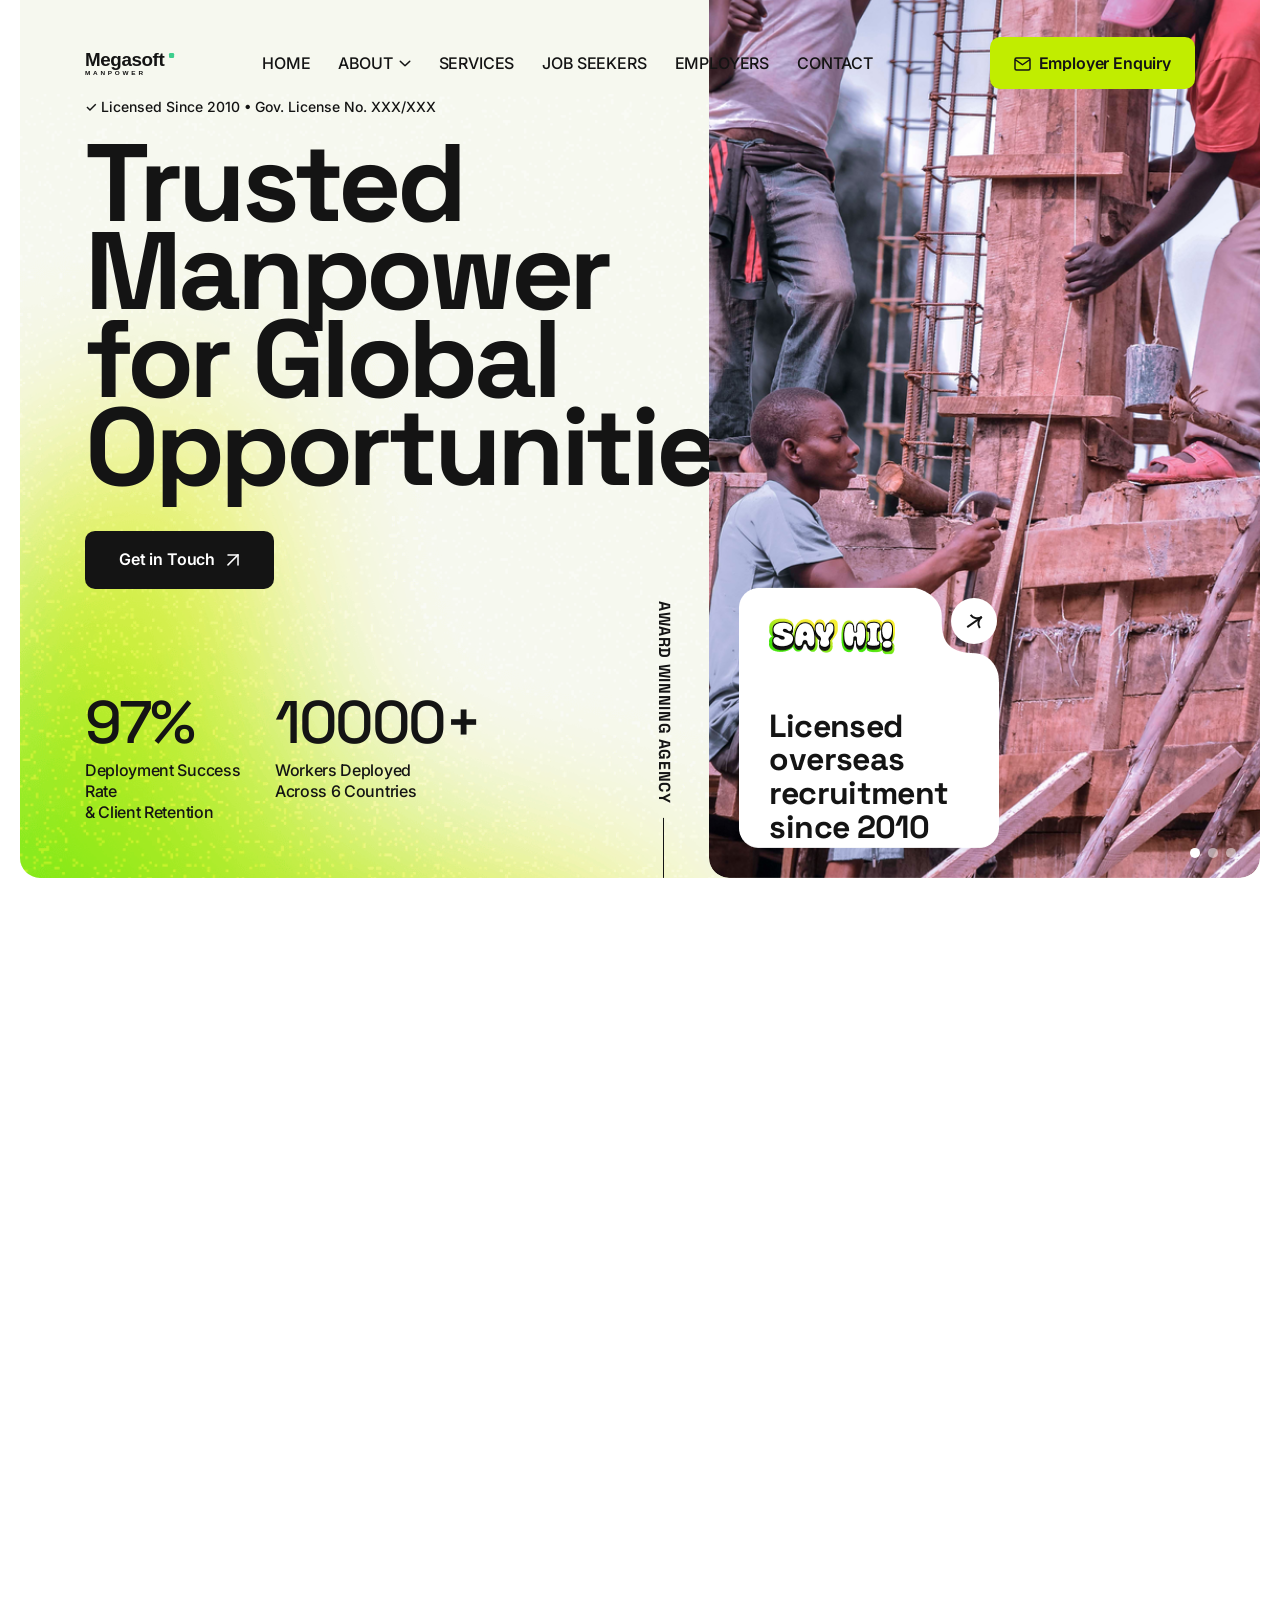
<file: index.html>
<!doctype html>
<html class="no-js" lang="zxx">

<head>

    <meta charset="utf-8">
    <meta http-equiv="x-ua-compatible" content="ie=edge">
    <title>Megasoft Overseas Pvt. Ltd. — Licensed Overseas Recruitment Agency, Nepal | Est. 2010</title>
    <meta name="description" content="Megasoft Overseas Pvt. Ltd. — Licensed Overseas Recruitment Agency since 2010. Connecting Nepali talent to UAE, Saudi Arabia, Qatar, Kuwait, Malaysia & Romania.">
    <meta name="viewport" content="width=device-width, initial-scale=1">

    <!-- Place favicon.ico in the root directory -->
    <link rel="icon" type="image/svg+xml" href="assets/img/favicon/favicon.svg">
    <link rel="shortcut icon" type="image/x-icon" href="assets/img/favicon/favicon.png">
    <link rel="apple-touch-icon" href="assets/img/favicon/favicon.png">


    <!-- CSS here -->
    <link rel="stylesheet" href="assets/css/bootstrap.css">
    <link rel="stylesheet" href="assets/css/slick.css">
    <link rel="stylesheet" href="assets/css/swiper-bundle.css">
    <link rel="stylesheet" href="assets/css/magnific-popup.css">
    <link rel="stylesheet" href="assets/css/font-awesome-pro.css">
    <link rel="stylesheet" href="assets/css/spacing.css">
    <link rel="stylesheet" href="assets/css/atropos.min.css">
    <link rel="stylesheet" href="assets/css/main.css">
    <!-- CSS here -->



</head>

<body class="tp-magic-cursor">

    <!-- Begin magic cursor -->
    <div id="magic-cursor">
        <div id="ball"></div>
    </div>
    <!-- End magic cursor -->



    <!-- preloader -->
    <div id="preloader">
        <div class="preloader">
            <span></span>
            <span></span>
        </div>
    </div>
    <!-- preloader end  -->
    <script>
    // vanilla preloader fallback — runs even if jQuery/main.js fails
    (function(){
        function hidePreloader(){
            var el=document.getElementById('preloader');
            if(!el || el.style.display==='none') return;
            el.style.transition='opacity 0.5s ease';
            el.style.opacity='0';
            setTimeout(function(){ el.style.display='none'; },500);
        }
        window.addEventListener('load', function(){ setTimeout(hidePreloader,800); });
        // hard cap: never stuck past 3.5s
        setTimeout(hidePreloader,3500);
    })();
    </script>


    <!-- back to top start -->
    <div class="back-to-top-wrapper">
        <button id="back_to_top" type="button" class="back-to-top-btn">
            <svg width="12" height="7" viewBox="0 0 12 7" fill="none" xmlns="http://www.w3.org/2000/svg">
                <path d="M11 6L6 1L1 6" stroke="currentColor" stroke-width="1.5" stroke-linecap="round" stroke-linejoin="round" />
            </svg>
        </button>
    </div>
    <!-- back to top end -->


    <!-- tp-offcanvus-area-start -->
    <div class="tp-offcanvas-area">
        <div class="tp-offcanvas-wrapper">
            <div class="tp-offcanvas-top d-flex align-items-center justify-content-between">
                <div class="tp-offcanvas-logo">
                    <a href="index.html">
                        <img class="logo-1" data-width="120" src="assets/img/logo/megasoft-logo-black.svg" alt="">
                        <img class="logo-2" data-width="120" src="assets/img/logo/megasoft-logo-white.svg" alt="">
                    </a>
                </div>
                <div class="tp-offcanvas-close">
                    <button class="tp-offcanvas-close-btn">
                        <svg width="37" height="38" viewBox="0 0 37 38" fill="none" xmlns="http://www.w3.org/2000/svg">
                            <path d="M9.19141 9.80762L27.5762 28.1924" stroke="currentColor" stroke-width="1.5" stroke-linecap="round" stroke-linejoin="round" />
                            <path d="M9.19141 28.1924L27.5762 9.80761" stroke="currentColor" stroke-width="1.5" stroke-linecap="round" stroke-linejoin="round" />
                        </svg>
                    </button>
                </div>
            </div>
            <div class="tp-offcanvas-main">
                <div class="tp-offcanvas-content d-none d-xl-block">
                    <h3 class="tp-offcanvas-title">Megasoft Overseas</h3>
                    <p>Licensed Overseas Recruitment Agency, Nepal — Est. 2010. Connecting skilled Nepali workforce to global opportunities.</p>
                </div>
                <div class="tp-offcanvas-menu d-xl-none">
                    <nav></nav>
                </div>
                <div class="tp-offcanvas-gallery d-none d-xl-block">
                    <div class="row gx-2">
                        <div class="col-md-3 col-3">
                            <div class="tp-offcanvas-gallery-img fix">
                                <a class="popup-image" href="assets/img/offcanvas/offcanvas-1.jpg"><img src="assets/img/offcanvas/offcanvas-1.jpg" alt=""></a>
                            </div>
                        </div>
                        <div class="col-md-3 col-3">
                            <div class="tp-offcanvas-gallery-img fix">
                                <a class="popup-image" href="assets/img/offcanvas/offcanvas-2.jpg"><img src="assets/img/offcanvas/offcanvas-2.jpg" alt=""></a>
                            </div>
                        </div>
                        <div class="col-md-3 col-3">
                            <div class="tp-offcanvas-gallery-img fix">
                                <a class="popup-image" href="assets/img/offcanvas/offcanvas-3.jpg"><img src="assets/img/offcanvas/offcanvas-3.jpg" alt=""></a>
                            </div>
                        </div>
                        <div class="col-md-3 col-3">
                            <div class="tp-offcanvas-gallery-img fix">
                                <a class="popup-image" href="assets/img/offcanvas/offcanvas-4.jpg"><img src="assets/img/offcanvas/offcanvas-4.jpg" alt=""></a>
                            </div>
                        </div>
                    </div>
                </div>
                <div class="tp-offcanvas-contact">
                    <h3 class="tp-offcanvas-title sm">Information</h3>
                    <ul>
                        <li><a href="tel:+9771XXXXXXX">+977-1-XXXXXXX</a></li>
                        <li><a href="mailto:info@megasoftmanpower.com">info@megasoftmanpower.com</a></li>
                        <li><a href="#">Kathmandu, Nepal</a></li>
                    </ul>
                </div>
                <div class="tp-offcanvas-social">
                    <h3 class="tp-offcanvas-title sm">Follow Us</h3>
                    <ul>
                        <li>
                            <a href="#">
                                <svg width="16" height="16" viewBox="0 0 16 16" fill="none" xmlns="http://www.w3.org/2000/svg">
                                    <path d="M11.25 1.5H4.75C2.95507 1.5 1.5 2.95507 1.5 4.75V11.25C1.5 13.0449 2.95507 14.5 4.75 14.5H11.25C13.0449 14.5 14.5 13.0449 14.5 11.25V4.75C14.5 2.95507 13.0449 1.5 11.25 1.5Z" stroke="currentColor" stroke-width="1.5" stroke-linecap="round" stroke-linejoin="round" />
                                    <path d="M10.6016 7.5907C10.6818 8.13166 10.5894 8.68414 10.3375 9.16955C10.0856 9.65497 9.68711 10.0486 9.19862 10.2945C8.71014 10.5404 8.15656 10.6259 7.61663 10.5391C7.0767 10.4522 6.57791 10.1972 6.19121 9.81055C5.80451 9.42385 5.54959 8.92506 5.46271 8.38513C5.37583 7.8452 5.46141 7.29163 5.70728 6.80314C5.95315 6.31465 6.34679 5.91613 6.83221 5.66425C7.31763 5.41238 7.87011 5.31998 8.41107 5.4002C8.96287 5.48202 9.47372 5.73915 9.86817 6.1336C10.2626 6.52804 10.5197 7.0389 10.6016 7.5907Z" stroke="currentColor" stroke-width="1.5" stroke-linecap="round" stroke-linejoin="round" />
                                    <path d="M11.5742 4.42578H11.5842" stroke="currentColor" stroke-width="1.5" stroke-linecap="round" stroke-linejoin="round" />
                                </svg>
                            </a>
                        </li>
                        <li>
                            <a href="#">
                                <svg width="18" height="18" viewBox="0 0 18 18" fill="none" xmlns="http://www.w3.org/2000/svg">
                                    <path d="M2.50589 12.7494C4.57662 16.336 9.16278 17.5648 12.7494 15.4941C14.2113 14.65 15.2816 13.388 15.8962 11.9461C16.7895 9.85066 16.7208 7.37526 15.4941 5.25063C14.2674 3.12599 12.1581 1.82872 9.89669 1.55462C8.34063 1.366 6.71259 1.66183 5.25063 2.50589C1.66403 4.57662 0.435172 9.16278 2.50589 12.7494Z" stroke="currentColor" stroke-width="1.5" />
                                    <path d="M12.7127 15.4292C12.7127 15.4292 12.0086 10.4867 10.5011 7.87559C8.99362 5.26451 5.28935 2.57155 5.28935 2.57155M5.68449 15.6124C6.79553 12.2606 12.34 8.54524 16.3975 9.43537M12.311 2.4082C11.1953 5.72344 5.75732 9.38453 1.71875 8.58915" stroke="currentColor" stroke-width="1.5" stroke-linecap="round" />
                                </svg>
                            </a>
                        </li>
                        <li>
                            <a href="#">
                                <svg width="18" height="11" viewBox="0 0 18 11" fill="none" xmlns="http://www.w3.org/2000/svg">
                                    <path d="M1 5.5715H6.33342C7.62867 5.5715 8.61917 6.56199 8.61917 7.85725C8.61917 9.15251 7.62867 10.143 6.33342 10.143H1.76192C1.30477 10.143 1 9.83823 1 9.38108V1.76192C1 1.30477 1.30477 1 1.76192 1H5.5715C6.86676 1 7.85725 1.99049 7.85725 3.28575C7.85725 4.58101 6.86676 5.5715 5.5715 5.5715H1Z" stroke="currentColor" stroke-width="1.5" stroke-miterlimit="10"></path>
                                    <path d="M10.9062 7.09454H17.0016C17.0016 5.41832 15.6301 4.04688 13.9539 4.04688C12.2777 4.04688 10.9062 5.41832 10.9062 7.09454ZM10.9062 7.09454C10.9062 8.77076 12.2777 10.1422 13.9539 10.1422H15.2492" stroke="currentColor" stroke-width="1.5" stroke-miterlimit="10" stroke-linecap="round" stroke-linejoin="round"></path>
                                    <path d="M16.1125 1.44434H11.668" stroke="currentColor" stroke-width="1.2" stroke-miterlimit="10" stroke-linecap="round" stroke-linejoin="round"></path>
                                </svg>
                            </a>
                        </li>
                        <li>
                            <a href="#">
                                <svg width="18" height="14" viewBox="0 0 18 14" fill="none" xmlns="http://www.w3.org/2000/svg">
                                    <path d="M12.75 13H5.25C3 13 1.5 11.5 1.5 9.25V4.75C1.5 2.5 3 1 5.25 1H12.75C15 1 16.5 2.5 16.5 4.75V9.25C16.5 11.5 15 13 12.75 13Z" stroke="currentColor" stroke-width="1.5" stroke-miterlimit="10" stroke-linecap="round" stroke-linejoin="round" />
                                    <path d="M8.70676 5.14837L10.8006 6.40465C11.5543 6.90716 11.5543 7.66093 10.8006 8.16344L8.70676 9.41972C7.86923 9.92224 7.19922 9.50348 7.19922 8.5822V6.06964C7.19922 4.98086 7.86923 4.64585 8.70676 5.14837Z" fill="currentColor" />
                                </svg>
                            </a>
                        </li>
                    </ul>
                </div>
            </div>
        </div>
    </div>
    <div class="body-overlay"></div>
    <!-- tp-offcanvus-area-end -->



    <header>

        <!-- header area start -->
        <div id="header-sticky" class="tp-header-area tp-header-ptb tp-header-blur sticky-white-bg header-transparent tp-header-3-style">
            <div class="container container-1750">
                <div class="row align-items-center">
                    <div class="col-xl-1 col-lg-5 col-5">
                        <div class="tp-header-logo">
                            <a href="index.html"><img data-width="120" src="assets/img/logo/megasoft-logo-black.svg" alt=""></a>
                        </div>
                    </div>
                    <div class="col-xl-11 col-lg-7 col-7">
                        <div class="tp-header-box d-flex align-items-center justify-content-end justify-content-xl-between">
                            <div class="tp-header-menu tp-header-dropdown dropdown-white-bg d-none d-xl-flex">
                                <nav class="tp-mobile-menu-active">
                                    <ul>
                                        <li><a href="#home">HOME</a></li>
                                        <li class="has-dropdown">
                                            <a href="#about">ABOUT</a>
                                            <div class="tp-megamenu-wrapper mega-menu megamenu-white-bg">
                                                <div class="row gx-0">
                                                    <div class="col-xl-4">
                                                        <div class="tp-megamenu-list">
                                                            <h4 class="tp-megamenu-title">About</h4>
                                                            <ul>
                                                                <li><a href="#about">Company Profile</a></li>
                                                                <li><a href="#about">Vision</a></li>
                                                                <li><a href="#team">Team</a></li>
                                                                <li><a href="#about">Message from MD</a></li>
                                                            </ul>
                                                        </div>
                                                    </div>
                                                    <div class="col-xl-4">
                                                        <div class="tp-megamenu-list">
                                                            <h4 class="tp-megamenu-title">Credentials</h4>
                                                            <ul>
                                                                <li><a href="#clients">Our Clients</a></li>
                                                                <li><a href="#about">License & Certificate</a></li>
                                                                <li><a href="#documents">Required Documents</a></li>
                                                                <li><a href="#steps">Recruitment Procedure</a></li>
                                                            </ul>
                                                        </div>
                                                    </div>
                                                    <div class="col-xl-4">
                                                        <div class="tp-megamenu-list">
                                                            <h4 class="tp-megamenu-title">More</h4>
                                                            <ul>
                                                                <li><a href="#about">Organization Structure</a></li>
                                                                <li><a href="#projects">Working Countries</a></li>
                                                                <li><a href="#about">About Nepal</a></li>
                                                            </ul>
                                                        </div>
                                                    </div>
                                                </div>
                                            </div>
                                        </li>
                                        <li><a href="#services">SERVICES</a></li>
                                        <li><a href="#services">JOB SEEKERS</a></li>
                                        <li><a href="#services">EMPLOYERS</a></li>
                                        <li><a href="contact.html">CONTACT</a></li>
                                    </ul>
                                </nav>
                            </div>
                            <div class="tp-header-btn d-none d-md-flex">
                                <a class="tp-btn-yellow-green green-solid" href="#contact">
                                    <i>
                                        <svg width="17" height="14" viewBox="0 0 17 14" fill="none" xmlns="http://www.w3.org/2000/svg">
                                            <path d="M16 2.5C16 1.675 15.325 1 14.5 1H2.5C1.675 1 1 1.675 1 2.5M16 2.5V11.5C16 12.325 15.325 13 14.5 13H2.5C1.675 13 1 12.325 1 11.5V2.5M16 2.5L8.5 7.75L1 2.5" stroke="currentcolor" stroke-width="1.5" stroke-linecap="round" stroke-linejoin="round" />
                                        </svg>
                                    </i>
                                    <span>
                                        <span class="text-1">Employer Enquiry</span>
                                        <span class="text-2">Employer Enquiry</span>
                                    </span>
                                </a>
                            </div>
                            <div class="tp-header-bar ml-15 d-xl-none">
                                <button class="tp-offcanvas-open-btn">
                                    <i></i>
                                    <i></i>
                                    <i></i>
                                </button>
                            </div>
                        </div>
                    </div>
                </div>
            </div>
        </div>
        <!-- header area end -->

    </header>


    <div id="smooth-wrapper">
        <div id="smooth-content" class="body-padding">

            <main>

                <!-- hero area start -->
                <div id="home" class="dgm-hero-top pt-20">
                    <div class="dgm-hero-ptb grey-bg-2 fix z-index-1 p-relative">
                        <div class="dgm-hero-bg" data-background="assets/img/home-03/hero/hero-bg-shape.png"></div>
                        <div class="dgm-hero-rotate-text">
                            <span>Award winning agency</span>
                        </div>
                        <div class="dgm-hero-social-box">
                            <div class="dgm-hero-social-text">
                                <span>Follow</span>
                            </div>
                            <div class="dgm-hero-social">
                                <a href="#">
                                    <span>
                                        <svg width="18" height="18" viewBox="0 0 18 18" fill="none" xmlns="http://www.w3.org/2000/svg">
                                            <path d="M9 0C4.02948 0 0 4.02948 0 9C0 13.2206 2.90592 16.7623 6.82596 17.735V11.7504H4.97016V9H6.82596V7.81488C6.82596 4.75164 8.21232 3.3318 11.2198 3.3318C11.79 3.3318 12.7739 3.44376 13.1764 3.55536V6.04836C12.964 6.02604 12.595 6.01488 12.1367 6.01488C10.661 6.01488 10.0908 6.57396 10.0908 8.02728V9H13.0306L12.5255 11.7504H10.0908V17.9341C14.5472 17.3959 18.0004 13.6015 18.0004 9C18 4.02948 13.9705 0 9 0Z" fill="currentColor" />
                                        </svg>
                                    </span>
                                </a>
                                <a href="#">
                                    <span>
                                        <svg width="18" height="16" viewBox="0 0 18 16" fill="none" xmlns="http://www.w3.org/2000/svg">
                                            <path d="M13.7447 0.427734H16.2748L10.7473 6.74535L17.25 15.3422H12.1584L8.17053 10.1283L3.60746 15.3422H1.07582L6.98808 8.58481L0.75 0.427734H5.97083L9.57555 5.19348L13.7447 0.427734ZM12.8567 13.8278H14.2587L5.20905 1.86258H3.7046L12.8567 13.8278Z" fill="currentColor" />
                                        </svg>
                                    </span>
                                </a>
                                <a href="#">
                                    <span>
                                        <svg width="18" height="18" viewBox="0 0 18 18" fill="none" xmlns="http://www.w3.org/2000/svg">
                                            <path d="M9 1.6207C11.4047 1.6207 11.6895 1.63125 12.6352 1.67344C13.5141 1.71211 13.9887 1.85977 14.3051 1.98281C14.7234 2.14453 15.0258 2.34141 15.3387 2.6543C15.6551 2.9707 15.8484 3.26953 16.0102 3.68789C16.1332 4.0043 16.2809 4.48242 16.3195 5.35781C16.3617 6.30703 16.3723 6.5918 16.3723 8.99297C16.3723 11.3977 16.3617 11.6824 16.3195 12.6281C16.2809 13.507 16.1332 13.9816 16.0102 14.298C15.8484 14.7164 15.6516 15.0187 15.3387 15.3316C15.0223 15.648 14.7234 15.8414 14.3051 16.0031C13.9887 16.1262 13.5105 16.2738 12.6352 16.3125C11.6859 16.3547 11.4012 16.3652 9 16.3652C6.59531 16.3652 6.31055 16.3547 5.36484 16.3125C4.48594 16.2738 4.01133 16.1262 3.69492 16.0031C3.27656 15.8414 2.97422 15.6445 2.66133 15.3316C2.34492 15.0152 2.15156 14.7164 1.98984 14.298C1.8668 13.9816 1.71914 13.5035 1.68047 12.6281C1.63828 11.6789 1.62773 11.3941 1.62773 8.99297C1.62773 6.58828 1.63828 6.30351 1.68047 5.35781C1.71914 4.47891 1.8668 4.0043 1.98984 3.68789C2.15156 3.26953 2.34844 2.96719 2.66133 2.6543C2.97773 2.33789 3.27656 2.14453 3.69492 1.98281C4.01133 1.85977 4.48945 1.71211 5.36484 1.67344C6.31055 1.63125 6.59531 1.6207 9 1.6207ZM9 0C6.55664 0 6.25078 0.0105469 5.29102 0.0527344C4.33477 0.0949219 3.67734 0.249609 3.10781 0.471094C2.51367 0.703125 2.01094 1.00898 1.51172 1.51172C1.00898 2.01094 0.703125 2.51367 0.471094 3.1043C0.249609 3.67734 0.0949219 4.33125 0.0527344 5.2875C0.0105469 6.25078 0 6.55664 0 9C0 11.4434 0.0105469 11.7492 0.0527344 12.709C0.0949219 13.6652 0.249609 14.3227 0.471094 14.8922C0.703125 15.4863 1.00898 15.9891 1.51172 16.4883C2.01094 16.9875 2.51367 17.2969 3.1043 17.5254C3.67734 17.7469 4.33125 17.9016 5.2875 17.9437C6.24727 17.9859 6.55312 17.9965 8.99648 17.9965C11.4398 17.9965 11.7457 17.9859 12.7055 17.9437C13.6617 17.9016 14.3191 17.7469 14.8887 17.5254C15.4793 17.2969 15.982 16.9875 16.4813 16.4883C16.9805 15.9891 17.2898 15.4863 17.5184 14.8957C17.7398 14.3227 17.8945 13.6687 17.9367 12.7125C17.9789 11.7527 17.9895 11.4469 17.9895 9.00352C17.9895 6.56016 17.9789 6.2543 17.9367 5.29453C17.8945 4.33828 17.7398 3.68086 17.5184 3.11133C17.2969 2.51367 16.991 2.01094 16.4883 1.51172C15.9891 1.0125 15.4863 0.703125 14.8957 0.474609C14.3227 0.253125 13.6688 0.0984375 12.7125 0.05625C11.7492 0.0105469 11.4434 0 9 0Z" fill="currentColor" />
                                            <path d="M9 4.37695C6.44766 4.37695 4.37695 6.44766 4.37695 9C4.37695 11.5523 6.44766 13.623 9 13.623C11.5523 13.623 13.623 11.5523 13.623 9C13.623 6.44766 11.5523 4.37695 9 4.37695ZM9 11.9988C7.34414 11.9988 6.00117 10.6559 6.00117 9C6.00117 7.34414 7.34414 6.00117 9 6.00117C10.6559 6.00117 11.9988 7.34414 11.9988 9C11.9988 10.6559 10.6559 11.9988 9 11.9988Z" fill="currentColor" />
                                            <path d="M14.8852 4.19411C14.8852 4.79177 14.4 5.27341 13.8059 5.27341C13.2082 5.27341 12.7266 4.78825 12.7266 4.19411C12.7266 3.59645 13.2117 3.11481 13.8059 3.11481C14.4 3.11481 14.8852 3.59997 14.8852 4.19411Z" fill="currentColor" />
                                        </svg>
                                    </span>
                                </a>
                                <a href="#">
                                    <span>
                                        <svg width="18" height="18" viewBox="0 0 18 18" fill="none" xmlns="http://www.w3.org/2000/svg">
                                            <path fill-rule="evenodd" clip-rule="evenodd" d="M9 0C4.03145 0 0 4.03145 0 9C0 13.9686 4.03145 18 9 18C13.9588 18 18 13.9686 18 9C18 4.03145 13.9588 0 9 0ZM14.9447 4.14859C16.0184 5.45662 16.6627 7.12581 16.6822 8.93166C16.4284 8.88289 13.8904 8.3655 11.333 8.68764C11.2744 8.56074 11.2256 8.42406 11.167 8.28743C11.0108 7.91651 10.8352 7.53581 10.6594 7.17463C13.4902 6.0228 14.7787 4.36334 14.9447 4.14859ZM9 1.32755C10.9523 1.32755 12.7386 2.05966 14.0955 3.26031C13.9588 3.45553 12.7972 5.00759 10.064 6.03253C8.80476 3.71909 7.40891 1.82538 7.19415 1.53254C7.77004 1.39588 8.37529 1.32755 9 1.32755ZM5.72996 2.04989C5.93494 2.32321 7.30153 4.22668 8.58026 6.49131C4.98807 7.44795 1.81562 7.42843 1.47397 7.42843C1.9718 5.04664 3.58243 3.06507 5.72996 2.04989ZM1.30803 9.00979C1.30803 8.93166 1.30803 8.85358 1.30803 8.77551C1.63991 8.78524 5.36876 8.83406 9.20498 7.68223C9.42953 8.1117 9.6345 8.55096 9.82974 8.99021C9.73209 9.01952 9.62471 9.04882 9.52712 9.07807C5.56399 10.3568 3.45553 13.8514 3.27982 14.1442C2.05965 12.7874 1.30803 10.9816 1.30803 9.00979ZM9 16.692C7.2234 16.692 5.58352 16.0868 4.28525 15.0716C4.42191 14.7885 5.98371 11.782 10.3178 10.269C10.3373 10.2592 10.3471 10.2592 10.3666 10.2495C11.4501 13.051 11.8894 15.4034 12.0065 16.077C11.0792 16.4772 10.064 16.692 9 16.692ZM13.2852 15.3742C13.2072 14.9056 12.7972 12.6605 11.7917 9.89803C14.2028 9.51733 16.3113 10.1421 16.5749 10.23C16.243 12.3677 15.013 14.2126 13.2852 15.3742Z" fill="currentColor" />
                                        </svg>
                                    </span>
                                </a>
                            </div>
                        </div>
                        <div class="container container-1430">
                            <div class="row">
                                <div class="col-lg-6">
                                    <div class="dgm-hero-content mb-120">
                                        <span class="dgm-hero-subtitle tp_fade_anim" data-delay=".3">✓ Licensed Since 2010 • Gov. License No. XXX/XXX</span>
                                        <h4 class="dgm-hero-title tp_fade_anim" data-delay=".5">
                                            Trusted Manpower <br> for Global Opportunities
                                        </h4>
                                        <div class="tp_fade_anim" data-delay=".7">
                                            <a class="tp-btn-black-square" href="#contact">
                                                <span>
                                                    <span class="text-1">Get in Touch</span>
                                                    <span class="text-2">Get in Touch</span>
                                                </span>
                                                <i>
                                                    <svg width="12" height="12" viewBox="0 0 12 12" fill="none" xmlns="http://www.w3.org/2000/svg">
                                                        <path d="M1 11L11 1" stroke="currentcolor" stroke-width="1.5" stroke-linecap="round" stroke-linejoin="round" />
                                                        <path d="M1 1H11V11" stroke="currentcolor" stroke-width="1.5" stroke-linecap="round" stroke-linejoin="round" />
                                                    </svg>
                                                    <svg width="12" height="12" viewBox="0 0 12 12" fill="none" xmlns="http://www.w3.org/2000/svg">
                                                        <path d="M1 11L11 1" stroke="currentcolor" stroke-width="1.5" stroke-linecap="round" stroke-linejoin="round" />
                                                        <path d="M1 1H11V11" stroke="currentcolor" stroke-width="1.5" stroke-linecap="round" stroke-linejoin="round" />
                                                    </svg>
                                                </i>
                                            </a>
                                        </div>
                                    </div>
                                    <div id="funfacts" class="dgm-hero-funfact-wrap">
                                        <div class="row">
                                            <div class="col-xl-4 col-lg-6 col-md-4 col-sm-6">
                                                <div class="dgm-hero-funfact tp_fade_anim mb-40" data-delay=".7" data-fade-from="top" data-ease="bounce">
                                                    <span><i data-purecounter-duration="1" data-purecounter-end="97" class="purecounter">0</i>%</span>
                                                    <p>Deployment Success Rate <br> & Client Retention</p>
                                                </div>
                                            </div>
                                            <div class="col-xl-4 col-lg-6 col-md-4 col-sm-6">
                                                <div class="dgm-hero-funfact tp_fade_anim mb-40" data-delay=".9" data-fade-from="top" data-ease="bounce">
                                                    <span><i data-purecounter-duration="1" data-purecounter-end="10000" class="purecounter">0</i>+</span>
                                                    <p>Workers Deployed <br> Across 6 Countries</p>
                                                </div>
                                            </div>
                                        </div>
                                    </div>
                                </div>
                            </div>
                        </div>
                        <!-- Pexels credits: hero-img-2 by Niklas Jeromin (ID 12314551) — Construction workers on scaffold, Hamburg | hero-img-3 by CONSTRUCCIÓN TOTAL (ID 10951145) — Workers on construction site | hero-img.png original -->
                        <div class="dgm-hero-thumb">
                            <div class="hero-slider">
                                <img class="hero-slide is-active" src="assets/img/home-03/hero/hero-img.png" alt="Megasoft manpower workers at construction site">
                                <img class="hero-slide" src="assets/img/home-03/hero/hero-img-2.jpg" alt="Construction workers on scaffold in Hamburg">
                                <img class="hero-slide" src="assets/img/home-03/hero/hero-img-3.jpg" alt="Construction workers on building site under sky">
                                <div class="hero-dots" aria-label="Hero slider navigation" role="tablist">
                                    <button class="hero-dot is-active" data-index="0" aria-label="Go to slide 1" role="tab" aria-selected="true"></button>
                                    <button class="hero-dot" data-index="1" aria-label="Go to slide 2" role="tab" aria-selected="false"></button>
                                    <button class="hero-dot" data-index="2" aria-label="Go to slide 3" role="tab" aria-selected="false"></button>
                                </div>
                            </div>
                            <div class="dgm-hero-text-box" data-background="assets/img/home-03/hero/hero-text-shape.png">
                                <img src="assets/img/home-03/hero/hi-shape.png" alt="">
                                <p>Licensed overseas recruitment since 2010</p>
                                <a class="dgm-hero-arrow" href="#contact">
                                    <span>
                                        <svg width="25" height="24" viewBox="0 0 25 24" fill="none" xmlns="http://www.w3.org/2000/svg">
                                            <path d="M5.23804 17.2178L18.2428 8.11173" stroke="#141414" stroke-width="2" stroke-miterlimit="10" />
                                            <path d="M8.62744 5.00098C11.1637 8.6231 16.1444 9.50353 19.7634 6.96947" stroke="#141414" stroke-width="2" stroke-miterlimit="10" />
                                            <path d="M19.7642 6.96914C16.1452 9.5032 15.2691 14.4847 17.8053 18.1068" stroke="#141414" stroke-width="2" stroke-miterlimit="10" />
                                        </svg>
                                    </span>
                                </a>
                            </div>
                        </div>
                    </div>
                </div>
                <!-- hero area end -->

                <!-- about area start -->
                <div id="about" class="dgm-about-area pt-120 pb-120">
                    <div class="container container-1230">
                        <div class="row">
                            <div class="col-lg-6">
                                <div class="dgm-about-thumb-wrap p-relative">
                                    <img class="tp_fade_anim" data-delay=".3" data-fade-from="left" src="assets/img/home-03/about/about-1.jpg" alt="">
                                    <img class="dgm-about-thumb-1 tp_fade_anim" data-speed="1.1" data-delay=".5" src="assets/img/home-03/about/about-2.jpg" alt="">
                                </div>
                            </div>
                            <div class="col-lg-6">
                                <div class="dgm-about-right">
                                    <div class="dgm-about-title-box z-index-1 mb-35">
                                        <span class="tp-section-subtitle subtitle-black mb-15 tp_fade_anim" data-delay=".3">About Megasoft Overseas Pvt. Ltd.</span>
                                        <h4 class="tp-section-title-grotesk tp_fade_anim" data-delay=".5">
                                            Connecting Nepali
                                             <span class="p-relative">
                                                 talent
                                                <span class="tp-section-title-shape">
                                                    <svg width="280" height="15" viewBox="0 0 280 15" fill="none" xmlns="http://www.w3.org/2000/svg">
                                                        <path d="M157.643 0.463566C152.553 0.665187 132.813 1.06843 113.879 1.37086C64.4049 2.12693 43.5474 2.7822 26.6628 3.94151C13.5027 4.8488 1.02542 6.15933 0.342587 6.71379C0.218435 6.8146 0.094283 8.07472 0.0322071 9.48606C-0.0919446 11.7543 0.094283 12.1575 1.45995 12.964C2.32901 13.4681 3.50846 13.9721 4.00506 14.1233C4.87413 14.3753 38.5193 12.8632 46.527 12.2079C50.0654 11.9559 159.009 10.847 185.577 10.7966C195.137 10.7966 217.36 11.099 234.927 11.5023C252.495 11.9055 268.386 12.1575 270.186 12.1071C274.656 12.0063 278.629 10.2421 278.815 8.32675C278.877 7.16743 278.691 6.96581 277.263 6.91541C275.711 6.865 275.711 6.8146 277.636 6.46176C280.305 5.95771 280.615 5.65528 279.063 4.94961C277.573 4.29435 277.325 3.43746 278.691 3.43746C279.187 3.43746 279.622 3.18544 279.622 2.93341C279.622 2.63098 279.312 2.42936 278.877 2.42936C278.505 2.42936 276.891 1.92531 275.339 1.32045L272.483 0.211542L219.719 0.161136C190.729 0.110732 162.795 0.261946 157.643 0.463566ZM200.475 2.47977C200.848 2.68139 204.572 2.88301 208.855 2.88301C213.139 2.93341 221.209 3.13503 226.857 3.38706C235.858 3.7903 234.865 3.8407 218.788 3.63908C208.731 3.53827 192.281 3.43746 182.225 3.43746C172.169 3.43746 164.099 3.33665 164.223 3.23584C164.409 3.08463 171.3 2.93341 179.556 2.88301C187.812 2.7822 194.888 2.58058 195.323 2.32855C196.254 1.87491 199.544 1.92531 200.475 2.47977ZM264.538 3.28625C263.296 3.38706 261.31 3.38706 260.192 3.28625C259.137 3.18544 260.192 3.08463 262.551 3.08463C264.972 3.08463 265.841 3.18544 264.538 3.28625ZM128.095 3.63908C127.971 3.73989 113.631 3.89111 96.1877 3.99192C78.8065 4.14313 68.8744 4.09273 74.1508 3.94151C85.2624 3.58868 128.467 3.33665 128.095 3.63908ZM159.009 3.73989C158.822 3.89111 158.264 3.94151 157.829 3.7903C157.332 3.63908 157.519 3.48787 158.202 3.48787C158.884 3.43746 159.257 3.58868 159.009 3.73989ZM268.759 7.01622C269.193 7.36905 267.393 7.46986 263.172 7.41946C259.758 7.31865 247.591 7.31865 236.169 7.36905C224.747 7.41946 213.822 7.36905 211.959 7.26824C206.435 6.91541 176.576 6.865 154.229 7.11703C131.261 7.41946 129.833 7.16743 150.815 6.51217C169.624 5.90731 267.952 6.36095 268.759 7.01622ZM118.845 7.52027C100.099 7.92351 80.7929 7.92351 85.3245 7.46986C87.1867 7.26824 98.7949 7.11703 111.086 7.11703C132.999 7.16743 133.185 7.16743 118.845 7.52027ZM200.786 7.97391C200.786 8.22594 200.351 8.32675 199.854 8.17553C199.358 7.97391 198.923 7.77229 198.923 7.67148C198.923 7.57067 199.358 7.46986 199.854 7.46986C200.351 7.46986 200.786 7.67148 200.786 7.97391ZM202.648 7.97391C202.648 8.22594 202.338 8.47796 201.965 8.47796C201.655 8.47796 201.531 8.22594 201.717 7.97391C201.903 7.67148 202.213 7.46986 202.4 7.46986C202.524 7.46986 202.648 7.67148 202.648 7.97391ZM207.304 7.97391C207.49 8.22594 207.242 8.47796 206.745 8.47796C206.186 8.47796 205.752 8.22594 205.752 7.97391C205.752 7.67148 206 7.46986 206.31 7.46986C206.683 7.46986 207.117 7.67148 207.304 7.97391ZM266.276 8.47796C267.393 8.8812 267.393 8.93161 265.965 8.8812C265.096 8.8812 263.606 8.67958 262.551 8.47796L260.689 8.07472H262.862C264.041 8.07472 265.593 8.22594 266.276 8.47796ZM122.694 8.8308C113.383 8.93161 98.2983 8.93161 89.1732 8.8308C80.048 8.78039 87.6833 8.72999 106.12 8.72999C124.556 8.72999 132.006 8.78039 122.694 8.8308ZM5.86734 10.4942C5.86734 10.7462 4.9362 10.9982 3.88091 10.9478C2.14279 10.9478 2.01864 10.847 3.07393 10.4942C4.81205 9.8893 5.86734 9.8893 5.86734 10.4942ZM15.7374 10.1917C15.6133 10.2925 13.3785 10.4942 10.8334 10.6454C7.79169 10.847 6.4881 10.7966 7.10886 10.4942C7.97792 10.0405 16.3582 9.73809 15.7374 10.1917ZM258.392 11.351C257.461 11.4519 255.785 11.4519 254.667 11.351C253.55 11.2502 254.295 11.1494 256.344 11.1494C258.392 11.1494 259.323 11.2502 258.392 11.351Z" fill="url(#paint0_linear_5012_164)" />
                                                        <defs>
                                                            <linearGradient id="paint0_linear_5012_164" x1="53.5" y1="18.1094" x2="56.4335" y2="31.6184" gradientUnits="userSpaceOnUse">
                                                                <stop offset="1" stop-color="#43E508" />
                                                                <stop offset="1" stop-color="#F7EF33" />
                                                            </linearGradient>
                                                        </defs>
                                                    </svg>
                                                </span>
                                            </span>
                                            to the world.
                                        </h4>
                                    </div>
                                    <div id="documents" style="position:relative; top:-80px; visibility:hidden;"></div>
                                    <div class="dgm-about-content">
                                        <div class="tp_fade_anim" data-delay=".3">
                                            <p>
                                                We provide digital experience services to start up and small businesses. We
                                                help our clients succeed by creating brand identities, digital experiences,
                                                and print materials. Install any demo, plugin or template in a matter of
                                                seconds.
                                            </p>
                                        </div>
                                        <div class="tp_fade_anim" data-delay=".5">
                                            <a class="tp-btn-yellow-green green-solid btn-60 mb-50" href="#about">
                                                <span>
                                                    <span class="text-1">Company profile</span>
                                                    <span class="text-2">Company profile</span>
                                                </span>
                                                <i>
                                                    <svg width="12" height="12" viewBox="0 0 12 12" fill="none" xmlns="http://www.w3.org/2000/svg">
                                                        <path d="M1 11L11 1M11 1H1M11 1V11" stroke="currentcolor" stroke-width="1.5" stroke-linecap="round" stroke-linejoin="round" />
                                                    </svg>
                                                    <svg width="12" height="12" viewBox="0 0 12 12" fill="none" xmlns="http://www.w3.org/2000/svg">
                                                        <path d="M1 11L11 1M11 1H1M11 1V11" stroke="currentcolor" stroke-width="1.5" stroke-linecap="round" stroke-linejoin="round" />
                                                    </svg>
                                                </i>
                                            </a>
                                        </div>
                                        <div class="dgm-about-review-wrap tp_fade_anim" data-delay=".6">
                                            <div class="dgm-about-review-box d-inline-flex align-items-center">
                                                <div class="dgm-about-review">
                                                    <h4>4.9</h4>
                                                    <span>( 312 placements )</span>
                                                </div>
                                                <div class="dgm-about-ratting">
                                                    <h4>Employer Rating</h4>
                                                    <div class="dgm-about-ratting-icon">
                                                        <span>
                                                            <svg width="14" height="13" viewBox="0 0 14 13" fill="none" xmlns="http://www.w3.org/2000/svg">
                                                                <path d="M6.99993 0L8.98311 4.27038L13.6573 4.83688L10.2088 8.04262L11.1144 12.6631L6.99993 10.374L2.88543 12.6631L3.79106 8.04262L0.342529 4.83688L5.01674 4.27038L6.99993 0Z" fill="currentcolor" />
                                                            </svg>
                                                        </span>
                                                        <span>
                                                            <svg width="14" height="13" viewBox="0 0 14 13" fill="none" xmlns="http://www.w3.org/2000/svg">
                                                                <path d="M6.99993 0L8.98311 4.27038L13.6573 4.83688L10.2088 8.04262L11.1144 12.6631L6.99993 10.374L2.88543 12.6631L3.79106 8.04262L0.342529 4.83688L5.01674 4.27038L6.99993 0Z" fill="currentcolor" />
                                                            </svg>
                                                        </span>
                                                        <span>
                                                            <svg width="14" height="13" viewBox="0 0 14 13" fill="none" xmlns="http://www.w3.org/2000/svg">
                                                                <path d="M6.99993 0L8.98311 4.27038L13.6573 4.83688L10.2088 8.04262L11.1144 12.6631L6.99993 10.374L2.88543 12.6631L3.79106 8.04262L0.342529 4.83688L5.01674 4.27038L6.99993 0Z" fill="currentcolor" />
                                                            </svg>
                                                        </span>
                                                        <span>
                                                            <svg width="14" height="13" viewBox="0 0 14 13" fill="none" xmlns="http://www.w3.org/2000/svg">
                                                                <path d="M6.99993 0L8.98311 4.27038L13.6573 4.83688L10.2088 8.04262L11.1144 12.6631L6.99993 10.374L2.88543 12.6631L3.79106 8.04262L0.342529 4.83688L5.01674 4.27038L6.99993 0Z" fill="currentcolor" />
                                                            </svg>
                                                        </span>
                                                        <span>
                                                            <svg width="14" height="13" viewBox="0 0 14 13" fill="none" xmlns="http://www.w3.org/2000/svg">
                                                                <path d="M6.99993 0L8.98311 4.27038L13.6573 4.83688L10.2088 8.04262L11.1144 12.6631L6.99993 10.374L2.88543 12.6631L3.79106 8.04262L0.342529 4.83688L5.01674 4.27038L6.99993 0Z" fill="currentcolor" />
                                                            </svg>
                                                        </span>
                                                    </div>
                                                </div>
                                            </div>
                                        </div>
                                    </div>
                                </div>
                            </div>
                        </div>
                    </div>
                </div>
                <!-- about area end -->

                <!-- step area start -->
                <div id="steps" class="dgm-step-area pb-50">
                    <div class="container container-1230">
                        <div class="row align-items-start">
                            <div class="col-xl-3 col-lg-4 col-md-6">
                                <div class="dgm-step-item p-relative dgm-step-space-1 mb-80">
                                    <h4 class="dgm-step-title mb-25">Who We Work With</h4>
                                    <a class="tp-btn-yellow-green green-solid" href="#contact">
                                        <i>
                                            <svg width="18" height="18" viewBox="0 0 18 18" fill="none" xmlns="http://www.w3.org/2000/svg">
                                                <path d="M2.4221 8.95389C1.66368 7.63144 1.29748 6.55158 1.07667 5.45697C0.750098 3.83806 1.49745 2.25665 2.7355 1.24758C3.25876 0.821106 3.85858 0.966814 4.168 1.52192L4.86655 2.77513C5.42023 3.76845 5.69707 4.26511 5.64216 4.79167C5.58725 5.31823 5.21389 5.74709 4.46718 6.6048L2.4221 8.95389ZM2.4221 8.95389C3.9572 11.6306 6.36627 14.041 9.04611 15.5779M9.04611 15.5779C10.3686 16.3363 11.4484 16.7025 12.543 16.9233C14.1619 17.2499 15.7434 16.5026 16.7524 15.2645C17.1789 14.7412 17.0332 14.1414 16.4781 13.832L15.2249 13.1335C14.2315 12.5798 13.7349 12.3029 13.2083 12.3578C12.6818 12.4127 12.2529 12.7861 11.3952 13.5328L9.04611 15.5779Z" stroke="currentcolor" stroke-width="1.5" stroke-linejoin="round" />
                                                <path d="M10.6001 4.86548C11.7387 5.34899 12.6511 6.26142 13.1346 7.4M11.1233 1C13.9531 1.81661 16.1834 4.04682 17.0001 6.8765" stroke="currentcolor" stroke-width="1.5" stroke-linecap="round" />
                                            </svg>
                                        </i>
                                        <span>
                                            <span class="text-1">Get in Touch</span>
                                            <span class="text-2">Get in Touch</span>
                                        </span>
                                    </a>
                                </div>
                            </div>
                            <div class="col-xl-3 col-lg-4 col-md-6">
                                <div class="dgm-step-item p-relative dgm-step-space-2 mb-80">
                                    <span class="dgm-step-number">01</span>
                                    <h4 class="dgm-step-title-sm">Employers</h4>
                                    <p>
                                        Trusted employers across UAE, Saudi,
                                        Qatar, Malaysia and Europe.
                                    </p>
                                </div>
                            </div>
                            <div class="col-xl-3 col-lg-4 col-md-6">
                                <div class="dgm-step-item p-relative dgm-step-space-3 mb-80">
                                    <span class="dgm-step-number">02</span>
                                    <h4 class="dgm-step-title-sm">Demand Check</h4>
                                    <p>
                                        Transparent, verified job demands —
                                        no hidden terms.
                                    </p>
                                </div>
                            </div>
                            <div class="col-xl-3 col-lg-4 col-md-6">
                                <div class="dgm-step-item p-relative dgm-step-space-4 mb-80">
                                    <span class="dgm-step-number">03</span>
                                    <h4 class="dgm-step-title-sm">Valuable Clients</h4>
                                    <p>
                                        Long-term partnerships built on
                                        successful deployments.
                                    </p>
                                </div>
                            </div>
                        </div>
                    </div>
                </div>
                <!-- step area end -->

                <!-- service area end -->
                <div id="services" class="dgm-service-area dgm-service-radius pt-120 black-bg-5 z-index-1">
                        <div id="demand" style="position:relative; top:-80px; visibility:hidden;"></div>
                    <div class="container container-1230">
                        <div class="row">
                            <div class="col-xl-7">
                                <div class="dgm-service-title-box z-index-1 mb-60">
                                    <span class="tp-section-subtitle subtitle-grey mb-15 text-white tp_fade_anim" data-delay=".3">Our Services</span>
                                    <h4 class="tp-section-title-grotesk text-white tp_fade_anim" data-delay=".5">
                                        Empowering futures through trusted
                                        <span class="p-relative">
                                            services
                                            <span class="tp-section-title-shape">
                                                <svg width="231" height="15" viewBox="0 0 231 15" fill="none" xmlns="http://www.w3.org/2000/svg">
                                                    <path d="M130.373 0.9726C126.192 1.17422 109.977 1.57746 94.4246 1.87989C53.7849 2.63597 36.6519 3.29123 22.7824 4.45055C11.9723 5.35784 1.72317 6.66837 1.16227 7.22282C1.06029 7.32363 0.958306 8.58376 0.907315 9.9951C0.805333 12.2633 0.958306 12.6666 2.08011 13.473C2.79398 13.9771 3.76281 14.4811 4.17073 14.6324C4.88461 14.8844 32.5217 13.3722 39.0995 12.717C42.006 12.4649 131.495 11.356 153.319 11.3056C161.172 11.3056 179.426 11.6081 193.857 12.0113C208.287 12.4145 221.341 12.6666 222.82 12.6162C226.491 12.5153 229.755 10.7512 229.907 8.83578C229.958 7.67647 229.805 7.47485 228.633 7.42444C227.358 7.37404 227.358 7.32363 228.939 6.9708C231.131 6.46675 231.386 6.16432 230.111 5.45865C228.888 4.80338 228.684 3.9465 229.805 3.9465C230.213 3.9465 230.57 3.69447 230.57 3.44245C230.57 3.14002 230.315 2.9384 229.958 2.9384C229.653 2.9384 228.327 2.43435 227.052 1.82949L224.706 0.720575L181.364 0.670169C157.551 0.619765 134.605 0.77098 130.373 0.9726ZM165.557 2.9888C165.863 3.19042 168.922 3.39204 172.441 3.39204C175.959 3.44245 182.588 3.64407 187.228 3.89609C194.622 4.29933 193.806 4.34974 180.599 4.14812C172.339 4.04731 158.826 3.9465 150.566 3.9465C142.305 3.9465 135.676 3.84569 135.778 3.74488C135.931 3.59366 141.591 3.44245 148.373 3.39204C155.155 3.29123 160.968 3.08961 161.325 2.83759C162.09 2.38394 164.792 2.43435 165.557 2.9888ZM218.18 3.79528C217.16 3.89609 215.528 3.89609 214.61 3.79528C213.743 3.69447 214.61 3.59366 216.548 3.59366C218.537 3.59366 219.25 3.69447 218.18 3.79528ZM106.102 4.14812C106 4.24893 94.2207 4.40014 79.8922 4.50095C65.6148 4.65217 57.4562 4.60176 61.7905 4.45055C70.9178 4.09771 106.407 3.84569 106.102 4.14812ZM131.495 4.24893C131.342 4.40014 130.883 4.45055 130.526 4.29933C130.118 4.14812 130.271 3.9969 130.832 3.9969C131.393 3.9465 131.699 4.09771 131.495 4.24893ZM221.647 7.52525C222.004 7.87809 220.525 7.9789 217.058 7.92849C214.253 7.82768 204.259 7.82768 194.877 7.87809C185.494 7.92849 176.52 7.87809 174.99 7.77728C170.452 7.42444 145.925 7.37404 127.569 7.62606C108.702 7.92849 107.529 7.67647 124.764 7.0212C140.214 6.41634 220.984 6.86999 221.647 7.52525ZM98.5039 8.0293C83.1047 8.43254 67.2465 8.43254 70.9688 7.9789C72.4985 7.77728 82.0338 7.62606 92.13 7.62606C110.13 7.67647 110.283 7.67647 98.5039 8.0293ZM165.812 8.48295C165.812 8.73497 165.455 8.83578 165.047 8.68457C164.639 8.48295 164.282 8.28133 164.282 8.18052C164.282 8.07971 164.639 7.9789 165.047 7.9789C165.455 7.9789 165.812 8.18052 165.812 8.48295ZM167.342 8.48295C167.342 8.73497 167.087 8.987 166.781 8.987C166.526 8.987 166.424 8.73497 166.577 8.48295C166.73 8.18052 166.985 7.9789 167.138 7.9789C167.24 7.9789 167.342 8.18052 167.342 8.48295ZM171.166 8.48295C171.319 8.73497 171.115 8.987 170.707 8.987C170.248 8.987 169.891 8.73497 169.891 8.48295C169.891 8.18052 170.095 7.9789 170.35 7.9789C170.656 7.9789 171.013 8.18052 171.166 8.48295ZM219.607 8.987C220.525 9.39024 220.525 9.44064 219.352 9.39024C218.638 9.39024 217.415 9.18862 216.548 8.987L215.018 8.58376H216.803C217.772 8.58376 219.046 8.73497 219.607 8.987ZM101.665 9.33983C94.0167 9.44064 81.6259 9.44064 74.1303 9.33983C66.6346 9.28943 72.9065 9.23902 88.0508 9.23902C103.195 9.23902 109.314 9.28943 101.665 9.33983ZM5.70046 11.0032C5.70046 11.2552 4.9356 11.5072 4.06875 11.4568C2.64101 11.4568 2.53902 11.356 3.40587 11.0032C4.83361 10.3983 5.70046 10.3983 5.70046 11.0032ZM13.808 10.7008C13.706 10.8016 11.8704 11.0032 9.77973 11.1544C7.28118 11.356 6.21037 11.3056 6.72028 11.0032C7.43415 10.5496 14.3179 10.2471 13.808 10.7008ZM213.131 11.8601C212.367 11.9609 210.99 11.9609 210.072 11.8601C209.154 11.7593 209.766 11.6585 211.449 11.6585C213.131 11.6585 213.896 11.7593 213.131 11.8601Z" fill="url(#paint0_linear_5012_165)" />
                                                    <defs>
                                                        <linearGradient id="paint0_linear_5012_165" x1="44.8273" y1="18.6184" x2="48.3226" y2="31.8404" gradientUnits="userSpaceOnUse">
                                                            <stop offset="1" stop-color="#43E508" />
                                                            <stop offset="1" stop-color="#F7EF33" />
                                                        </linearGradient>
                                                    </defs>
                                                </svg>
                                            </span>
                                        </span>
                                    </h4>
                                </div>
                            </div>
                        </div>
                        <div class="dgm-service-wrap">
                            <div class="row">
                                <div class="col-xl-12">
                                    <div class="dgm-service-item p-relative tp_fade_anim">
                                        <div class="dgm-service-bg">
                                            <img src="assets/img/home-03/service/service-bg.jpg" alt="">
                                        </div>
                                        <div class="row align-items-center">
                                            <div class="col-lg-5">
                                                <div class="dgm-service-content-left d-inline-flex align-items-center">
                                                    <span>01</span>
                                                    <h4 class="dgm-service-title-sm"><a href="#services">Manpower <br> Recruitment</a>
                                                    </h4>
                                                </div>
                                            </div>
                                            <div class="col-lg-7">
                                                <div class="dgm-service-content-right d-flex align-items-center justify-content-between">
                                                    <p>We immerse ourselves in your issues and we put our <br> knowledge
                                                        and expertise at your service</p>
                                                    <a class="dgm-service-link" href="#services">
                                                        <span>
                                                            <svg width="14" height="14" viewBox="0 0 14 14" fill="none" xmlns="http://www.w3.org/2000/svg">
                                                                <path d="M0.880859 13L12.8809 1M12.8809 1H0.880859M12.8809 1V13" stroke="currentcolor" stroke-width="1.5" stroke-linecap="round" stroke-linejoin="round" />
                                                            </svg>
                                                            <svg width="14" height="14" viewBox="0 0 14 14" fill="none" xmlns="http://www.w3.org/2000/svg">
                                                                <path d="M0.880859 13L12.8809 1M12.8809 1H0.880859M12.8809 1V13" stroke="currentcolor" stroke-width="1.5" stroke-linecap="round" stroke-linejoin="round" />
                                                            </svg>
                                                        </span>
                                                    </a>
                                                </div>
                                            </div>
                                        </div>
                                    </div>
                                    <div class="dgm-service-item p-relative tp_fade_anim">
                                        <div class="dgm-service-bg">
                                            <img src="assets/img/home-03/service/service-bg.jpg" alt="">
                                        </div>
                                        <div class="row align-items-center">
                                            <div class="col-lg-5">
                                                <div class="dgm-service-content-left d-inline-flex align-items-center">
                                                    <span>02</span>
                                                    <h4 class="dgm-service-title-sm"><a href="#services">Overseas <br> Placement</a></h4>
                                                </div>
                                            </div>
                                            <div class="col-lg-7">
                                                <div class="dgm-service-content-right d-flex align-items-center justify-content-between">
                                                    <p>We immerse ourselves in your issues and we put our <br> knowledge
                                                        and expertise at your service</p>
                                                    <a class="dgm-service-link" href="#services">
                                                        <span>
                                                            <svg width="14" height="14" viewBox="0 0 14 14" fill="none" xmlns="http://www.w3.org/2000/svg">
                                                                <path d="M0.880859 13L12.8809 1M12.8809 1H0.880859M12.8809 1V13" stroke="currentcolor" stroke-width="1.5" stroke-linecap="round" stroke-linejoin="round" />
                                                            </svg>
                                                            <svg width="14" height="14" viewBox="0 0 14 14" fill="none" xmlns="http://www.w3.org/2000/svg">
                                                                <path d="M0.880859 13L12.8809 1M12.8809 1H0.880859M12.8809 1V13" stroke="currentcolor" stroke-width="1.5" stroke-linecap="round" stroke-linejoin="round" />
                                                            </svg>
                                                        </span>
                                                    </a>
                                                </div>
                                            </div>
                                        </div>
                                    </div>
                                    <div class="dgm-service-item p-relative tp_fade_anim">
                                        <div class="dgm-service-bg">
                                            <img src="assets/img/home-03/service/service-bg.jpg" alt="">
                                        </div>
                                        <div class="row align-items-center">
                                            <div class="col-lg-5">
                                                <div class="dgm-service-content-left d-inline-flex align-items-center">
                                                    <span>03</span>
                                                    <h4 class="dgm-service-title-sm"><a href="#services">Training & <br> Orientation</a></h4>
                                                </div>
                                            </div>
                                            <div class="col-lg-7">
                                                <div class="dgm-service-content-right d-flex align-items-center justify-content-between">
                                                    <p>We immerse ourselves in your issues and we put our <br> knowledge
                                                        and expertise at your service</p>
                                                    <a class="dgm-service-link" href="#services">
                                                        <span>
                                                            <svg width="14" height="14" viewBox="0 0 14 14" fill="none" xmlns="http://www.w3.org/2000/svg">
                                                                <path d="M0.880859 13L12.8809 1M12.8809 1H0.880859M12.8809 1V13" stroke="currentcolor" stroke-width="1.5" stroke-linecap="round" stroke-linejoin="round" />
                                                            </svg>
                                                            <svg width="14" height="14" viewBox="0 0 14 14" fill="none" xmlns="http://www.w3.org/2000/svg">
                                                                <path d="M0.880859 13L12.8809 1M12.8809 1H0.880859M12.8809 1V13" stroke="currentcolor" stroke-width="1.5" stroke-linecap="round" stroke-linejoin="round" />
                                                            </svg>
                                                        </span>
                                                    </a>
                                                </div>
                                            </div>
                                        </div>
                                    </div>
                                    <div class="dgm-service-item p-relative tp_fade_anim">
                                        <div class="dgm-service-bg">
                                            <img src="assets/img/home-03/service/service-bg.jpg" alt="">
                                        </div>
                                        <div class="row align-items-center">
                                            <div class="col-lg-5">
                                                <div class="dgm-service-content-left d-inline-flex align-items-center">
                                                    <span>04</span>
                                                    <h4 class="dgm-service-title-sm"><a href="#services">Documentation & <br> Visa Support</a></h4>
                                                </div>
                                            </div>
                                            <div class="col-lg-7">
                                                <div class="dgm-service-content-right d-flex align-items-center justify-content-between">
                                                    <p>We immerse ourselves in your issues and we put our <br> knowledge
                                                        and expertise at your service</p>
                                                    <a class="dgm-service-link" href="#services">
                                                        <span>
                                                            <svg width="14" height="14" viewBox="0 0 14 14" fill="none" xmlns="http://www.w3.org/2000/svg">
                                                                <path d="M0.880859 13L12.8809 1M12.8809 1H0.880859M12.8809 1V13" stroke="currentcolor" stroke-width="1.5" stroke-linecap="round" stroke-linejoin="round" />
                                                            </svg>
                                                            <svg width="14" height="14" viewBox="0 0 14 14" fill="none" xmlns="http://www.w3.org/2000/svg">
                                                                <path d="M0.880859 13L12.8809 1M12.8809 1H0.880859M12.8809 1V13" stroke="currentcolor" stroke-width="1.5" stroke-linecap="round" stroke-linejoin="round" />
                                                            </svg>
                                                        </span>
                                                    </a>
                                                </div>
                                            </div>
                                        </div>
                                    </div>
                                </div>
                            </div>
                        </div>
                    </div>
                </div>
                <!-- service area end -->

                <!-- barnd area start -->
                <div class="tp-brand-area black-bg-5 pt-160 pb-200">
                    <div class="tp-brand-wrapper green-regular-bg z-index-1">
                        <div class="swiper-container tp-brand-active fix">
                            <div class="swiper-wrapper slide-transtion">
                                <div class="swiper-slide">
                                    <div class="tp-brand-item">
                                        <span class="tp-brand-title">Skilled Manpower</span>
                                    </div>
                                </div>
                                <div class="swiper-slide">
                                    <div class="tp-brand-item">
                                        <span class="tp-brand-title">Construction</span>
                                    </div>
                                </div>
                                <div class="swiper-slide">
                                    <div class="tp-brand-item">
                                        <span class="tp-brand-title">Hospitality</span>
                                    </div>
                                </div>
                                <div class="swiper-slide">
                                    <div class="tp-brand-item">
                                        <span class="tp-brand-title">Manufacturing</span>
                                    </div>
                                </div>
                                <div class="swiper-slide">
                                    <div class="tp-brand-item">
                                        <span class="tp-brand-title">Security</span>
                                    </div>
                                </div>
                                <div class="swiper-slide">
                                    <div class="tp-brand-item">
                                        <span class="tp-brand-title">Construction</span>
                                    </div>
                                </div>
                                <div class="swiper-slide">
                                    <div class="tp-brand-item">
                                        <span class="tp-brand-title">Gov. Licensed • Est. 2010</span>
                                    </div>
                                </div>
                            </div>
                        </div>
                    </div>
                    <div class="tp-brand-wrapper tp-brand-style-2 black-bg-6">
                        <div class="swiper-container tp-brand-active fix" dir="rtl">
                            <div class="swiper-wrapper slide-transtion">
                                <div class="swiper-slide">
                                    <div class="tp-brand-item">
                                        <span class="tp-brand-title">Skilled Manpower</span>
                                    </div>
                                </div>
                                <div class="swiper-slide">
                                    <div class="tp-brand-item">
                                        <span class="tp-brand-title">Construction</span>
                                    </div>
                                </div>
                                <div class="swiper-slide">
                                    <div class="tp-brand-item">
                                        <span class="tp-brand-title">Hospitality</span>
                                    </div>
                                </div>
                                <div class="swiper-slide">
                                    <div class="tp-brand-item">
                                        <span class="tp-brand-title">Manufacturing</span>
                                    </div>
                                </div>
                                <div class="swiper-slide">
                                    <div class="tp-brand-item">
                                        <span class="tp-brand-title">Security</span>
                                    </div>
                                </div>
                                <div class="swiper-slide">
                                    <div class="tp-brand-item">
                                        <span class="tp-brand-title">Construction</span>
                                    </div>
                                </div>
                                <div class="swiper-slide">
                                    <div class="tp-brand-item">
                                        <span class="tp-brand-title">Gov. Licensed • Est. 2010</span>
                                    </div>
                                </div>
                            </div>
                        </div>
                    </div>
                </div>
                <!-- barnd area end -->

                <!-- project area start -->
                <div id="projects" class="dgm-project-area black-bg-5 pb-120 fix">
                    <div class="container container-1330">
                        <div class="dgm-project-top-wrap">
                            <div class="row align-items-end">
                                <div class="col-xl-4 col-lg-6">
                                    <div class="dgm-project-title-box z-index-1 mb-30">
                                        <h4 class="tp-section-title-grotesk text-white mb-0 tp_fade_anim">
                                            Global Reach
                                        </h4>
                                    </div>
                                </div>
                                <div class="col-xl-6 col-lg-6">
                                    <div class="dgm-project-top-text mb-30 tp_fade_anim">
                                        <p>
                                            Our design services starts and ends with a best-in
                                            class experience strategy that builds to provide you with
                                            an informed response.
                                        </p>
                                    </div>
                                </div>
                                <div class="col-xl-2 col-lg-6">
                                    <div class="dgm-project-arrow text-start text-xl-end z-index-1 mb-30 tp_fade_anim">
                                        <button class="dgm-project-prev">
                                            <span>
                                                <svg width="16" height="16" viewBox="0 0 16 16" fill="none" xmlns="http://www.w3.org/2000/svg">
                                                    <path d="M15.0711 7.92898H0.928955M0.928955 7.92898L8.00002 15M0.928955 7.92898L8.00002 0.85791" stroke="currentcolor" stroke-width="1.5" stroke-linecap="round" stroke-linejoin="round" />
                                                </svg>
                                            </span>
                                        </button>
                                        <button class="dgm-project-next">
                                            <span>
                                                <svg width="16" height="16" viewBox="0 0 16 16" fill="none" xmlns="http://www.w3.org/2000/svg">
                                                    <path d="M0.928955 8.00002H15.0711M15.0711 8.00002L8.00002 0.928955M15.0711 8.00002L8.00002 15.0711" stroke="currentcolor" stroke-width="1.5" stroke-linecap="round" stroke-linejoin="round" />
                                                </svg>
                                            </span>
                                        </button>
                                    </div>
                                </div>
                            </div>
                        </div>
                    </div>
                    <div class="dgm-project-slider-wrap">
                        <div class="swiper-container dgm-project-active">
                            <div class="swiper-wrapper">
                                <div class="swiper-slide">
                                    <div class="dgm-project-item">
                                        <div class="dgm-project-thumb">
                                            <img src="assets/img/home-03/project/project-1.jpg" alt="">
                                        </div>
                                    </div>
                                </div>
                                <div class="swiper-slide">
                                    <div class="dgm-project-item">
                                        <div class="dgm-project-thumb">
                                            <img src="assets/img/home-03/project/project-2.jpg" alt="">
                                        </div>
                                    </div>
                                </div>
                                <div class="swiper-slide">
                                    <div class="dgm-project-item">
                                        <div class="dgm-project-thumb">
                                            <img src="assets/img/home-03/project/project-3.jpg" alt="">
                                        </div>
                                    </div>
                                </div>
                                <div class="swiper-slide">
                                    <div class="dgm-project-item">
                                        <div class="dgm-project-thumb">
                                            <img src="assets/img/home-03/project/project-1.jpg" alt="">
                                        </div>
                                    </div>
                                </div>
                                <div class="swiper-slide">
                                    <div class="dgm-project-item">
                                        <div class="dgm-project-thumb">
                                            <img src="assets/img/home-03/project/project-2.jpg" alt="">
                                        </div>
                                    </div>
                                </div>
                                <div class="swiper-slide">
                                    <div class="dgm-project-item">
                                        <div class="dgm-project-thumb">
                                            <img src="assets/img/home-03/project/project-3.jpg" alt="">
                                        </div>
                                    </div>
                                </div>
                            </div>
                        </div>
                        <div class="swiper-container dgm-project-text-active fix mt-55">
                            <div class="swiper-wrapper">
                                <div class="swiper-slide">
                                    <div class="dgm-project-item">
                                        <div class="dgm-project-content text-center">
                                            <h4 class="dgm-project-title-sm"><a class="tp-line-white" href="#projects">Avocado
                                                    Cutter</a></h4>
                                            <h5><span>Overseas Placement</span></h5>
                                        </div>
                                    </div>
                                </div>
                                <div class="swiper-slide">
                                    <div class="dgm-project-item">
                                        <div class="dgm-project-content text-center">
                                            <h4 class="dgm-project-title-sm"><a class="tp-line-white" href="#projects">Saudi Arabia</a></h4>
                                            <h5><span>Overseas Placement</span></h5>
                                        </div>
                                    </div>
                                </div>
                                <div class="swiper-slide">
                                    <div class="dgm-project-item">
                                        <div class="dgm-project-content text-center">
                                            <h4 class="dgm-project-title-sm"><a class="tp-line-white" href="#projects">Qatar</a></h4>
                                            <h5><span>Overseas Placement</span></h5>
                                        </div>
                                    </div>
                                </div>
                                <div class="swiper-slide">
                                    <div class="dgm-project-item">
                                        <div class="dgm-project-content text-center">
                                            <h4 class="dgm-project-title-sm"><a class="tp-line-white" href="#projects">Kuwait</a></h4>
                                            <h5><span>Overseas Placement</span></h5>
                                        </div>
                                    </div>
                                </div>
                                <div class="swiper-slide">
                                    <div class="dgm-project-item">
                                        <div class="dgm-project-content text-center">
                                            <h4 class="dgm-project-title-sm"><a class="tp-line-white" href="#projects">Malaysia</a></h4>
                                            <h5><span>Overseas Placement</span></h5>
                                        </div>
                                    </div>
                                </div>
                                <div class="swiper-slide">
                                    <div class="dgm-project-item">
                                        <div class="dgm-project-content text-center">
                                            <h4 class="dgm-project-title-sm"><a class="tp-line-white" href="#projects">Avocado
                                                    Cutter</a></h4>
                                            <h5><span>Overseas Placement</span></h5>
                                        </div>
                                    </div>
                                </div>
                            </div>
                        </div>
                    </div>
                </div>
                <!-- project area end -->

                <!-- team area start -->
                <div id="team" class="dgm-team-area pt-120 pb-80">
                    <div class="container container-1330">
                        <div class="dgm-team-top-wrap mb-60">
                            <div class="row align-items-end">
                                <div class="col-md-8">
                                    <div class="dgm-team-title-box z-index-">
                                        <span class="tp-section-subtitle subtitle-black mb-15 tp_fade_anim" data-delay=".3">Our Team</span>
                                        <h4 class="tp-section-title-grotesk mb-0 tp_fade_anim" data-delay=".5">
                                            Meet the team <br> behind every
                                            <span class="p-relative">
                                                 deployment
                                                <span class="tp-section-title-shape d-none d-md-block">
                                                    <svg width="140" height="15" viewBox="0 0 140 15" fill="none" xmlns="http://www.w3.org/2000/svg">
                                                        <path d="M78.8214 0.790959C76.2763 0.992579 66.4063 1.39582 56.9397 1.69825C32.2025 2.45433 21.7737 3.10959 13.3314 4.26891C6.75134 5.1762 0.512711 6.48673 0.171293 7.04118C0.109217 7.14199 0.0471415 8.40212 0.0161036 9.81346C-0.0459723 12.0817 0.0471415 12.4849 0.729976 13.2914C1.16451 13.7955 1.75423 14.2995 2.00253 14.4507C2.43706 14.7027 19.2596 13.1906 23.2635 12.5353C25.0327 12.2833 79.5043 11.1744 92.7885 11.124C97.5684 11.124 108.68 11.4264 117.464 11.8297C126.247 12.2329 134.193 12.4849 135.093 12.4345C137.328 12.3337 139.314 10.5695 139.408 8.65414C139.439 7.49482 139.345 7.29321 138.632 7.2428C137.856 7.1924 137.856 7.14199 138.818 6.78916C140.152 6.28511 140.308 5.98268 139.532 5.277C138.787 4.62174 138.663 3.76486 139.345 3.76486C139.594 3.76486 139.811 3.51283 139.811 3.2608C139.811 2.95837 139.656 2.75675 139.439 2.75675C139.252 2.75675 138.445 2.25271 137.669 1.64784L136.242 0.538934L109.859 0.488529C95.3647 0.438124 81.3976 0.589339 78.8214 0.790959ZM100.238 2.80716C100.424 3.00878 102.286 3.2104 104.428 3.2104C106.569 3.2608 110.604 3.46242 113.429 3.71445C117.929 4.11769 117.433 4.1681 109.394 3.96648C104.366 3.86567 96.1406 3.76486 91.1125 3.76486C86.0843 3.76486 82.0494 3.66405 82.1115 3.56324C82.2046 3.41202 85.6498 3.2608 89.7778 3.2104C93.9059 3.10959 97.4442 2.90797 97.6615 2.65594C98.127 2.2023 99.772 2.25271 100.238 2.80716ZM132.269 3.61364C131.648 3.71445 130.655 3.71445 130.096 3.61364C129.568 3.51283 130.096 3.41202 131.276 3.41202C132.486 3.41202 132.921 3.51283 132.269 3.61364ZM64.0474 3.96648C63.9853 4.06729 56.8155 4.2185 48.0939 4.31931C39.4033 4.47053 34.4372 4.42012 37.0754 4.26891C42.6312 3.91607 64.2336 3.66405 64.0474 3.96648ZM79.5043 4.06729C79.4112 4.2185 79.1318 4.26891 78.9146 4.11769C78.6662 3.96648 78.7594 3.81526 79.1008 3.81526C79.4422 3.76486 79.6284 3.91607 79.5043 4.06729ZM134.379 7.34361C134.597 7.69645 133.697 7.79726 131.586 7.74685C129.879 7.64604 123.795 7.64604 118.084 7.69645C112.373 7.74685 106.911 7.69645 105.98 7.59564C103.217 7.2428 88.288 7.1924 77.1143 7.44442C65.6303 7.74685 64.9164 7.49483 75.4073 6.83956C84.8118 6.2347 133.976 6.68835 134.379 7.34361ZM59.4227 7.84766C50.0493 8.2509 40.3965 8.2509 42.6622 7.79726C43.5934 7.59564 49.3975 7.44442 55.543 7.44442C66.4994 7.49483 66.5925 7.49483 59.4227 7.84766ZM100.393 8.30131C100.393 8.55333 100.176 8.65414 99.9272 8.50293C99.6789 8.30131 99.4617 8.09969 99.4617 7.99888C99.4617 7.89807 99.6789 7.79726 99.9272 7.79726C100.176 7.79726 100.393 7.99888 100.393 8.30131ZM101.324 8.30131C101.324 8.55333 101.169 8.80536 100.983 8.80536C100.827 8.80536 100.765 8.55333 100.858 8.30131C100.951 7.99888 101.107 7.79726 101.2 7.79726C101.262 7.79726 101.324 7.99888 101.324 8.30131ZM103.652 8.30131C103.745 8.55333 103.621 8.80536 103.372 8.80536C103.093 8.80536 102.876 8.55333 102.876 8.30131C102.876 7.99888 103 7.79726 103.155 7.79726C103.341 7.79726 103.559 7.99888 103.652 8.30131ZM133.138 8.80536C133.697 9.2086 133.697 9.259 132.983 9.2086C132.548 9.2086 131.803 9.00698 131.276 8.80536L130.344 8.40212H131.431C132.02 8.40212 132.796 8.55333 133.138 8.80536ZM61.3471 9.15819C56.6914 9.259 49.1492 9.259 44.5866 9.15819C40.024 9.10779 43.8417 9.05738 53.0599 9.05738C62.2782 9.05738 66.0028 9.10779 61.3471 9.15819ZM2.93367 10.8216C2.93367 11.0736 2.4681 11.3256 1.94046 11.2752C1.07139 11.2752 1.00932 11.1744 1.53696 10.8216C2.40602 10.2167 2.93367 10.2167 2.93367 10.8216ZM7.8687 10.5191C7.80663 10.6199 6.68926 10.8216 5.41671 10.9728C3.89585 11.1744 3.24405 11.124 3.55443 10.8216C3.98896 10.3679 8.17908 10.0655 7.8687 10.5191ZM129.196 11.6784C128.73 11.7793 127.892 11.7793 127.334 11.6784C126.775 11.5776 127.148 11.4768 128.172 11.4768C129.196 11.4768 129.662 11.5776 129.196 11.6784Z" fill="url(#paint0_linear_5013_167)" />
                                                        <defs>
                                                            <linearGradient id="paint0_linear_5013_167" x1="26.75" y1="18.4368" x2="31.9187" y2="30.338" gradientUnits="userSpaceOnUse">
                                                                <stop offset="1" stop-color="#43E508" />
                                                                <stop offset="1" stop-color="#F7EF33" />
                                                            </linearGradient>
                                                        </defs>
                                                    </svg>
                                                </span>
                                            </span>
                                        </h4>
                                    </div>
                                </div>
                                <div class="col-md-4">
                                    <div class="dgm-team-btn-box text-start text-md-end tp_fade_anim" data-delay=".3">
                                        <a class="tp-btn-yellow-green green-solid btn-60" href="#team">
                                            <span>
                                                <span class="text-1">View organization</span>
                                                <span class="text-2">View organization</span>
                                            </span>
                                            <i>
                                                <svg width="12" height="12" viewBox="0 0 12 12" fill="none" xmlns="http://www.w3.org/2000/svg">
                                                    <path d="M1 11L11 1M11 1H1M11 1V11" stroke="currentcolor" stroke-width="1.5" stroke-linecap="round" stroke-linejoin="round" />
                                                </svg>
                                                <svg width="12" height="12" viewBox="0 0 12 12" fill="none" xmlns="http://www.w3.org/2000/svg">
                                                    <path d="M1 11L11 1M11 1H1M11 1V11" stroke="currentcolor" stroke-width="1.5" stroke-linecap="round" stroke-linejoin="round" />
                                                </svg>
                                            </i>
                                        </a>
                                    </div>
                                </div>
                            </div>
                        </div>
                        <div class="dgm-team-wrap">
                            <div class="row">
                                <div class="col-xl-3 col-lg-3 col-md-6 col-sm-6">
                                    <div class="dgm-team-item mb-40 tp_fade_anim" data-delay=".3">
                                        <div class="dgm-team-thumb p-relative">
                                            <a href="#team">
                                                <img src="assets/img/home-03/team/team-1.jpg" alt="">
                                            </a>
                                        </div>
                                        <div class="dgm-team-content">
                                            <h4 class="dgm-team-title-sm"><a class="tp-line-black" href="#team">Managing Director</a></h4>
                                            <span>Megasoft Overseas Pvt. Ltd.</span>
                                            <div class="dgm-team-social">
                                                <a href="#">
                                                    <span>
                                                        <svg width="7" height="13" viewBox="0 0 7 13" fill="none" xmlns="http://www.w3.org/2000/svg">
                                                            <path d="M7 0H5.09091C4.24704 0 3.43773 0.335226 2.84102 0.931933C2.24432 1.52864 1.90909 2.33795 1.90909 3.18182V5.09091H0V7.63636H1.90909V12.7273H4.45455V7.63636H6.36364L7 5.09091H4.45455V3.18182C4.45455 3.01304 4.52159 2.85118 4.64093 2.73184C4.76027 2.6125 4.92213 2.54545 5.09091 2.54545H7V0Z" fill="currentcolor" />
                                                        </svg>
                                                    </span>
                                                </a>
                                                <a href="#">
                                                    <span>
                                                        <svg xmlns="http://www.w3.org/2000/svg" width="12" height="12" viewBox="0 0 12 12" fill="none">
                                                            <path d="M9.4507 0.5H11.2908L7.27076 5.15949L12 11.5H8.29704L5.39675 7.65451L2.07815 11.5H0.236963L4.53678 6.51615L0 0.5H3.79697L6.41858 4.01492L9.4507 0.5ZM8.8049 10.3831H9.8245L3.24294 1.55826H2.1488L8.8049 10.3831Z" fill="currentcolor" />
                                                        </svg>
                                                    </span>
                                                </a>
                                                <a href="#">
                                                    <span>
                                                        <svg width="12" height="12" viewBox="0 0 12 12" fill="none" xmlns="http://www.w3.org/2000/svg">
                                                            <path d="M8.39996 3.59989C9.35474 3.59989 10.2704 3.97918 10.9455 4.65431C11.6207 5.32944 12 6.24512 12 7.1999V11.3999H9.59996V7.1999C9.59996 6.88164 9.47353 6.57642 9.24849 6.35137C9.02344 6.12633 8.71822 5.9999 8.39996 5.9999C8.0817 5.9999 7.77647 6.12633 7.55143 6.35137C7.32639 6.57642 7.19996 6.88164 7.19996 7.1999V11.3999H4.79995V7.1999C4.79995 6.24512 5.17924 5.32944 5.85437 4.65431C6.5295 3.97918 7.44518 3.59989 8.39996 3.59989Z" fill="#141414" />
                                                            <path d="M2.4 4.19951H0V11.3995H2.4V4.19951Z" fill="#141414" />
                                                            <path d="M1.2 2.4C1.86274 2.4 2.4 1.86274 2.4 1.2C2.4 0.537259 1.86274 0 1.2 0C0.537259 0 0 0.537259 0 1.2C0 1.86274 0.537259 2.4 1.2 2.4Z" fill="currentcolor" />
                                                        </svg>
                                                    </span>
                                                </a>
                                            </div>
                                        </div>
                                    </div>
                                </div>
                                <div class="col-xl-3 col-lg-3 col-md-6 col-sm-6">
                                    <div class="dgm-team-item mb-40 tp_fade_anim" data-delay=".4">
                                        <div class="dgm-team-thumb p-relative">
                                            <a href="#team">
                                                <img src="assets/img/home-03/team/team-2.jpg" alt="">
                                            </a>
                                        </div>
                                        <div class="dgm-team-content">
                                            <h4 class="dgm-team-title-sm"><a class="tp-line-black" href="#team">Recruitment Head</a></h4>
                                            <span>Megasoft Overseas Pvt. Ltd.</span>
                                            <div class="dgm-team-social">
                                                <a href="#">
                                                    <span>
                                                        <svg width="7" height="13" viewBox="0 0 7 13" fill="none" xmlns="http://www.w3.org/2000/svg">
                                                            <path d="M7 0H5.09091C4.24704 0 3.43773 0.335226 2.84102 0.931933C2.24432 1.52864 1.90909 2.33795 1.90909 3.18182V5.09091H0V7.63636H1.90909V12.7273H4.45455V7.63636H6.36364L7 5.09091H4.45455V3.18182C4.45455 3.01304 4.52159 2.85118 4.64093 2.73184C4.76027 2.6125 4.92213 2.54545 5.09091 2.54545H7V0Z" fill="currentcolor" />
                                                        </svg>
                                                    </span>
                                                </a>
                                                <a href="#">
                                                    <span>
                                                        <svg xmlns="http://www.w3.org/2000/svg" width="12" height="12" viewBox="0 0 12 12" fill="none">
                                                            <path d="M9.4507 0.5H11.2908L7.27076 5.15949L12 11.5H8.29704L5.39675 7.65451L2.07815 11.5H0.236963L4.53678 6.51615L0 0.5H3.79697L6.41858 4.01492L9.4507 0.5ZM8.8049 10.3831H9.8245L3.24294 1.55826H2.1488L8.8049 10.3831Z" fill="currentcolor" />
                                                        </svg>
                                                    </span>
                                                </a>
                                                <a href="#">
                                                    <span>
                                                        <svg width="12" height="12" viewBox="0 0 12 12" fill="none" xmlns="http://www.w3.org/2000/svg">
                                                            <path d="M8.39996 3.59989C9.35474 3.59989 10.2704 3.97918 10.9455 4.65431C11.6207 5.32944 12 6.24512 12 7.1999V11.3999H9.59996V7.1999C9.59996 6.88164 9.47353 6.57642 9.24849 6.35137C9.02344 6.12633 8.71822 5.9999 8.39996 5.9999C8.0817 5.9999 7.77647 6.12633 7.55143 6.35137C7.32639 6.57642 7.19996 6.88164 7.19996 7.1999V11.3999H4.79995V7.1999C4.79995 6.24512 5.17924 5.32944 5.85437 4.65431C6.5295 3.97918 7.44518 3.59989 8.39996 3.59989Z" fill="#141414" />
                                                            <path d="M2.4 4.19951H0V11.3995H2.4V4.19951Z" fill="#141414" />
                                                            <path d="M1.2 2.4C1.86274 2.4 2.4 1.86274 2.4 1.2C2.4 0.537259 1.86274 0 1.2 0C0.537259 0 0 0.537259 0 1.2C0 1.86274 0.537259 2.4 1.2 2.4Z" fill="currentcolor" />
                                                        </svg>
                                                    </span>
                                                </a>
                                            </div>
                                        </div>
                                    </div>
                                </div>
                                <div class="col-xl-3 col-lg-3 col-md-6 col-sm-6">
                                    <div class="dgm-team-item mb-40 tp_fade_anim" data-delay=".5">
                                        <div class="dgm-team-thumb p-relative">
                                            <a href="#team">
                                                <img src="assets/img/home-03/team/team-3.jpg" alt="">
                                            </a>
                                        </div>
                                        <div class="dgm-team-content">
                                            <h4 class="dgm-team-title-sm"><a class="tp-line-black" href="#team">Documentation Manager</a></h4>
                                            <span>Megasoft Overseas Pvt. Ltd.</span>
                                            <div class="dgm-team-social">
                                                <a href="#">
                                                    <span>
                                                        <svg width="7" height="13" viewBox="0 0 7 13" fill="none" xmlns="http://www.w3.org/2000/svg">
                                                            <path d="M7 0H5.09091C4.24704 0 3.43773 0.335226 2.84102 0.931933C2.24432 1.52864 1.90909 2.33795 1.90909 3.18182V5.09091H0V7.63636H1.90909V12.7273H4.45455V7.63636H6.36364L7 5.09091H4.45455V3.18182C4.45455 3.01304 4.52159 2.85118 4.64093 2.73184C4.76027 2.6125 4.92213 2.54545 5.09091 2.54545H7V0Z" fill="currentcolor" />
                                                        </svg>
                                                    </span>
                                                </a>
                                                <a href="#">
                                                    <span>
                                                        <svg xmlns="http://www.w3.org/2000/svg" width="12" height="12" viewBox="0 0 12 12" fill="none">
                                                            <path d="M9.4507 0.5H11.2908L7.27076 5.15949L12 11.5H8.29704L5.39675 7.65451L2.07815 11.5H0.236963L4.53678 6.51615L0 0.5H3.79697L6.41858 4.01492L9.4507 0.5ZM8.8049 10.3831H9.8245L3.24294 1.55826H2.1488L8.8049 10.3831Z" fill="currentcolor" />
                                                        </svg>
                                                    </span>
                                                </a>
                                                <a href="#">
                                                    <span>
                                                        <svg width="12" height="12" viewBox="0 0 12 12" fill="none" xmlns="http://www.w3.org/2000/svg">
                                                            <path d="M8.39996 3.59989C9.35474 3.59989 10.2704 3.97918 10.9455 4.65431C11.6207 5.32944 12 6.24512 12 7.1999V11.3999H9.59996V7.1999C9.59996 6.88164 9.47353 6.57642 9.24849 6.35137C9.02344 6.12633 8.71822 5.9999 8.39996 5.9999C8.0817 5.9999 7.77647 6.12633 7.55143 6.35137C7.32639 6.57642 7.19996 6.88164 7.19996 7.1999V11.3999H4.79995V7.1999C4.79995 6.24512 5.17924 5.32944 5.85437 4.65431C6.5295 3.97918 7.44518 3.59989 8.39996 3.59989Z" fill="#141414" />
                                                            <path d="M2.4 4.19951H0V11.3995H2.4V4.19951Z" fill="#141414" />
                                                            <path d="M1.2 2.4C1.86274 2.4 2.4 1.86274 2.4 1.2C2.4 0.537259 1.86274 0 1.2 0C0.537259 0 0 0.537259 0 1.2C0 1.86274 0.537259 2.4 1.2 2.4Z" fill="currentcolor" />
                                                        </svg>
                                                    </span>
                                                </a>
                                            </div>
                                        </div>
                                    </div>
                                </div>
                                <div class="col-xl-3 col-lg-3 col-md-6 col-sm-6">
                                    <div class="dgm-team-item mb-40 tp_fade_anim" data-delay=".6">
                                        <div class="dgm-team-thumb p-relative">
                                            <a href="#team">
                                                <img src="assets/img/home-03/team/team-4.jpg" alt="">
                                            </a>
                                        </div>
                                        <div class="dgm-team-content">
                                            <h4 class="dgm-team-title-sm"><a class="tp-line-black" href="#team">Training Coordinator</a></h4>
                                            <span>Megasoft Overseas Pvt. Ltd.</span>
                                            <div class="dgm-team-social">
                                                <a href="#">
                                                    <span>
                                                        <svg width="7" height="13" viewBox="0 0 7 13" fill="none" xmlns="http://www.w3.org/2000/svg">
                                                            <path d="M7 0H5.09091C4.24704 0 3.43773 0.335226 2.84102 0.931933C2.24432 1.52864 1.90909 2.33795 1.90909 3.18182V5.09091H0V7.63636H1.90909V12.7273H4.45455V7.63636H6.36364L7 5.09091H4.45455V3.18182C4.45455 3.01304 4.52159 2.85118 4.64093 2.73184C4.76027 2.6125 4.92213 2.54545 5.09091 2.54545H7V0Z" fill="currentcolor" />
                                                        </svg>
                                                    </span>
                                                </a>
                                                <a href="#">
                                                    <span>
                                                        <svg xmlns="http://www.w3.org/2000/svg" width="12" height="12" viewBox="0 0 12 12" fill="none">
                                                            <path d="M9.4507 0.5H11.2908L7.27076 5.15949L12 11.5H8.29704L5.39675 7.65451L2.07815 11.5H0.236963L4.53678 6.51615L0 0.5H3.79697L6.41858 4.01492L9.4507 0.5ZM8.8049 10.3831H9.8245L3.24294 1.55826H2.1488L8.8049 10.3831Z" fill="currentcolor" />
                                                        </svg>
                                                    </span>
                                                </a>
                                                <a href="#">
                                                    <span>
                                                        <svg width="12" height="12" viewBox="0 0 12 12" fill="none" xmlns="http://www.w3.org/2000/svg">
                                                            <path d="M8.39996 3.59989C9.35474 3.59989 10.2704 3.97918 10.9455 4.65431C11.6207 5.32944 12 6.24512 12 7.1999V11.3999H9.59996V7.1999C9.59996 6.88164 9.47353 6.57642 9.24849 6.35137C9.02344 6.12633 8.71822 5.9999 8.39996 5.9999C8.0817 5.9999 7.77647 6.12633 7.55143 6.35137C7.32639 6.57642 7.19996 6.88164 7.19996 7.1999V11.3999H4.79995V7.1999C4.79995 6.24512 5.17924 5.32944 5.85437 4.65431C6.5295 3.97918 7.44518 3.59989 8.39996 3.59989Z" fill="#141414" />
                                                            <path d="M2.4 4.19951H0V11.3995H2.4V4.19951Z" fill="#141414" />
                                                            <path d="M1.2 2.4C1.86274 2.4 2.4 1.86274 2.4 1.2C2.4 0.537259 1.86274 0 1.2 0C0.537259 0 0 0.537259 0 1.2C0 1.86274 0.537259 2.4 1.2 2.4Z" fill="currentcolor" />
                                                        </svg>
                                                    </span>
                                                </a>
                                            </div>
                                        </div>
                                    </div>
                                </div>
                            </div>
                        </div>
                    </div>
                </div>
                <!-- team area end -->

                <!-- brand area start -->
                <div id="clients" class="dgm-brand-area fix">
                    <div class="dgm-brand-wrapper">
                        <div class="swiper-container dgm-brand-active">
                            <div class="swiper-wrapper">
                                <div class="swiper-slide">
                                    <div class="dgm-brand-item">
                                        <img src="assets/img/home-03/brand/brand-1.png" alt="">
                                    </div>
                                </div>
                                <div class="swiper-slide">
                                    <div class="dgm-brand-item">
                                        <img src="assets/img/home-03/brand/brand-2.png" alt="">
                                    </div>
                                </div>
                                <div class="swiper-slide">
                                    <div class="dgm-brand-item">
                                        <img src="assets/img/home-03/brand/brand-3.png" alt="">
                                    </div>
                                </div>
                                <div class="swiper-slide">
                                    <div class="dgm-brand-item">
                                        <img src="assets/img/home-03/brand/brand-4.png" alt="">
                                    </div>
                                </div>
                                <div class="swiper-slide">
                                    <div class="dgm-brand-item">
                                        <img src="assets/img/home-03/brand/brand-5.png" alt="">
                                    </div>
                                </div>
                                <div class="swiper-slide">
                                    <div class="dgm-brand-item">
                                        <img src="assets/img/home-03/brand/brand-6.png" alt="">
                                    </div>
                                </div>
                            </div>
                        </div>
                    </div>
                </div>
                <!-- brand area end -->

                <!-- testimonial area start -->
                <div id="testimonial" class="dgm-testimonial-area dgm-testimonial-radius dgm-testimonial-space grey-bg-2 pt-120 pb-120 p-relative">
                    <div class="dgm-testimonial-bg" data-background="assets/img/home-03/testimonial/test-bg-shape.jpg"></div>
                    <div class="dgm-testimonial-thumb">
                        <div class="anim-zoomin-wrap">
                            <img class="anim-zoomin" src="assets/img/home-03/testimonial/test-bg.jpg" alt="">
                        </div>
                        <a class="popup-video dgm-testimonial-playbtn" href="https://www.youtube.com/watch?v=VCPGMjCW0is">
                            <span>
                                <svg width="20" height="24" viewBox="0 0 20 24" fill="none" xmlns="http://www.w3.org/2000/svg">
                                    <path d="M20 12L0.5 23.2583V0.74167L20 12Z" fill="currentcolor" />
                                </svg>
                            </span>
                        </a>
                    </div>
                    <div class="container-fluid">
                        <div class="row justify-content-center">
                            <div class="offset-xl-6 col-xl-6 col-lg-8 col-md-9">
                                <div class="dgm-testimonial-title-box text-center z-index-1 mb-45">
                                    <span class="tp-section-subtitle subtitle-grey mb-15 tp_fade_anim" data-delay=".3">Testimonials</span>
                                    <h4 class="tp-section-title-grotesk tp_fade_anim" data-delay=".5">
                                        What
                                         <span class="p-relative">
                                             workers & employers
                                             <span class="tp-section-title-shape
                                            <span class="tp-section-title-shape d-none d-md-block">
                                                <svg width="300" height="15" viewBox="0 0 300 15" fill="none" xmlns="http://www.w3.org/2000/svg">
                                                    <path d="M2.18518 11.5148C3.94801 12.9925 5.3191 13.3157 14.525 14.0545C24.3185 14.8395 26.2772 14.8395 57.8124 14.1007C92.2856 13.2695 116.378 12.8539 195.509 11.6995C253.487 10.8222 275.62 10.2219 288.548 9.25216C297.754 8.51334 298.341 8.32863 299.517 6.6201C300.3 5.60422 300.104 4.72686 299.125 4.63451C298.145 4.54216 297.95 3.94186 298.537 3.34157C299.321 2.64892 298.929 2.23333 297.362 2.23333C296.187 2.23333 295.795 2.00245 296.383 1.77157C296.97 1.49451 296.383 1.21745 295.012 1.07892C289.527 0.66333 265.239 0.478624 261.322 0.848036C259.167 1.07892 202.952 1.49451 136.552 1.72539C24.7103 2.18715 1.98931 2.46421 6.29846 3.4801C6.88607 3.6648 6.29846 4.21892 4.73149 4.77304C1.20582 6.0198 0.226471 7.35892 2.18518 8.09775C3.16453 8.46716 2.96866 8.69804 1.79343 8.69804C-0.752881 8.69804 -0.557011 9.20598 2.18518 11.5148ZM98.7493 9.62157C110.893 9.15981 136.161 8.9751 134.594 9.39069C133.223 9.66775 77.3994 11.0069 68.7811 10.9607C63.2968 10.9145 64.6679 10.776 74.0696 10.4989C81.121 10.268 92.2856 9.89863 98.7493 9.62157ZM70.544 4.68069C71.9151 4.81922 70.9357 4.91157 68.1935 4.91157C65.4513 4.91157 64.472 4.81922 65.6472 4.68069C67.0183 4.58833 69.3687 4.58833 70.544 4.68069ZM85.2343 3.29539C87.193 3.43392 86.0177 3.52627 82.8838 3.52627C79.554 3.52627 78.1829 3.43392 79.3581 3.29539C80.7292 3.20304 83.4714 3.20304 85.2343 3.29539ZM115.986 3.61863C122.254 3.61863 128.717 3.80333 130.676 4.08039C132.831 4.35745 126.955 4.49598 112.264 4.49598C95.2236 4.4498 92.0897 4.35745 97.5741 4.03421C101.296 3.80333 109.522 3.61863 115.986 3.61863ZM144.975 4.21892C146.542 4.35745 145.954 4.49598 143.8 4.49598C141.645 4.54216 140.47 4.40363 141.253 4.2651C141.841 4.12657 143.604 4.08039 144.975 4.21892ZM274.249 4.68069C275.816 4.81922 275.229 4.95775 273.074 4.95775C270.919 5.00392 269.744 4.86539 270.528 4.72686C271.115 4.58833 272.878 4.54216 274.249 4.68069Z" fill="url(#paint0_linear_5013_169)" />
                                                    <defs>
                                                        <linearGradient id="paint0_linear_5013_169" x1="384.814" y1="11.9742" x2="384.849" y2="8.71733" gradientUnits="userSpaceOnUse">
                                                            <stop offset="1" stop-color="#43E508" />
                                                            <stop offset="1" stop-color="#F7EF33" />
                                                        </linearGradient>
                                                    </defs>
                                                </svg>
                                            </span>
                                        </span> <br>
                                        about us
                                    </h4>
                                </div>
                                <div class="dgm-testimonial-slider-wrap z-index-1">
                                    <div class="siwper-container dgm-testimonial-active fix">
                                        <div class="swiper-wrapper">
                                            <div class="swiper-slide">
                                                <div class="dgm-testimonial-slider-item text-center">
                                                    <div class="dgm-testimonial-quote">
                                                        <span>
                                                            <svg width="40" height="32" viewBox="0 0 40 32" fill="none" xmlns="http://www.w3.org/2000/svg">
                                                                <path d="M15.417 2.25185V11.4963C15.417 13.6296 14.4936 16.079 12.6467 18.8444L4.33602 30.8148C3.77395 31.6049 3.01113 32 2.04757 32C0.682522 32 0 31.2099 0 29.6296V2.37037C0 0.790124 0.802967 0 2.4089 0H13.1285C14.6542 0 15.417 0.750615 15.417 2.25185Z" fill="currentcolor" />
                                                                <path d="M40 2.25185V11.4963C40 13.6296 39.0766 16.079 37.2298 18.8444L28.919 30.8148C28.357 31.6049 27.5942 32 26.6306 32C25.2656 32 24.583 31.2099 24.583 29.6296V2.37037C24.583 0.790124 25.386 0 26.9919 0H37.7115C39.2372 0 40 0.750615 40 2.25185Z" fill="currentcolor" />
                                                            </svg>
                                                        </span>
                                                    </div>
                                                    <div class="dgm-testimonial-text">
                                                        <p>
                                                            Megasoft made my overseas journey smooth — transparent process, proper training and on-time deployment. I recommend them to everyone in my village.
                                                        </p>
                                                    </div>
                                                    <div class="dgm-testimonial-author-wrap d-flex align-items-center justify-content-center">
                                                        <div class="dgm-testimonial-author p-relative">
                                                            <img class="dgm-testimonial-author-img" src="assets/img/home-03/avater/author-1.jpg" alt="">
                                                            <img class="dgm-testimonial-author-logo" src="assets/img/home-03/testimonial/testi-logo.png" alt="">
                                                        </div>
                                                        <div class="dgm-testimonial-author-info">
                                                            <h4 class="dgm-testimonial-author-name">Ramesh Thapa
                                                            </h4>
                                                            <span>Deployed — Qatar • Hospitality</span>
                                                        </div>
                                                    </div>
                                                </div>
                                            </div>
                                            <div class="swiper-slide">
                                                <div class="dgm-testimonial-slider-item text-center">
                                                    <div class="dgm-testimonial-quote">
                                                        <span>
                                                            <svg width="40" height="32" viewBox="0 0 40 32" fill="none" xmlns="http://www.w3.org/2000/svg">
                                                                <path d="M15.417 2.25185V11.4963C15.417 13.6296 14.4936 16.079 12.6467 18.8444L4.33602 30.8148C3.77395 31.6049 3.01113 32 2.04757 32C0.682522 32 0 31.2099 0 29.6296V2.37037C0 0.790124 0.802967 0 2.4089 0H13.1285C14.6542 0 15.417 0.750615 15.417 2.25185Z" fill="currentcolor" />
                                                                <path d="M40 2.25185V11.4963C40 13.6296 39.0766 16.079 37.2298 18.8444L28.919 30.8148C28.357 31.6049 27.5942 32 26.6306 32C25.2656 32 24.583 31.2099 24.583 29.6296V2.37037C24.583 0.790124 25.386 0 26.9919 0H37.7115C39.2372 0 40 0.750615 40 2.25185Z" fill="currentcolor" />
                                                            </svg>
                                                        </span>
                                                    </div>
                                                    <div class="dgm-testimonial-text">
                                                        <p>
                                                            Reliable, compliant and fast. Megasoft delivered 85 skilled workers for our construction project in Dubai ahead of schedule.
                                                        </p>
                                                    </div>
                                                    <div class="dgm-testimonial-author-wrap d-flex align-items-center justify-content-center">
                                                        <div class="dgm-testimonial-author p-relative">
                                                            <img class="dgm-testimonial-author-img" src="assets/img/home-03/avater/author-2.jpg" alt="">
                                                            <img class="dgm-testimonial-author-logo" src="assets/img/home-03/testimonial/testi-logo.png" alt="">
                                                        </div>
                                                        <div class="dgm-testimonial-author-info">
                                                            <h4 class="dgm-testimonial-author-name">Ahmed Al-Farsi<br><span style="font-weight:400; font-size:13px; color:#707070;">Employer, UAE</span>
                                                            </h4>
                                                            <span>Construction Group • Dubai</span>
                                                        </div>
                                                    </div>
                                                </div>
                                            </div>
                                            <div class="swiper-slide">
                                                <div class="dgm-testimonial-slider-item text-center">
                                                    <div class="dgm-testimonial-quote">
                                                        <span>
                                                            <svg width="40" height="32" viewBox="0 0 40 32" fill="none" xmlns="http://www.w3.org/2000/svg">
                                                                <path d="M15.417 2.25185V11.4963C15.417 13.6296 14.4936 16.079 12.6467 18.8444L4.33602 30.8148C3.77395 31.6049 3.01113 32 2.04757 32C0.682522 32 0 31.2099 0 29.6296V2.37037C0 0.790124 0.802967 0 2.4089 0H13.1285C14.6542 0 15.417 0.750615 15.417 2.25185Z" fill="currentcolor" />
                                                                <path d="M40 2.25185V11.4963C40 13.6296 39.0766 16.079 37.2298 18.8444L28.919 30.8148C28.357 31.6049 27.5942 32 26.6306 32C25.2656 32 24.583 31.2099 24.583 29.6296V2.37037C24.583 0.790124 25.386 0 26.9919 0H37.7115C39.2372 0 40 0.750615 40 2.25185Z" fill="currentcolor" />
                                                            </svg>
                                                        </span>
                                                    </div>
                                                    <div class="dgm-testimonial-text">
                                                        <p>
                                                            From demand letter to airport handover, the documentation support was flawless. A true partner for overseas hiring.
                                                        </p>
                                                    </div>
                                                    <div class="dgm-testimonial-author-wrap d-flex align-items-center justify-content-center">
                                                        <div class="dgm-testimonial-author p-relative">
                                                            <img class="dgm-testimonial-author-img" src="assets/img/home-03/avater/author-3.jpg" alt="">
                                                            <img class="dgm-testimonial-author-logo" src="assets/img/home-03/testimonial/testi-logo.png" alt="">
                                                        </div>
                                                        <div class="dgm-testimonial-author-info">
                                                            <h4 class="dgm-testimonial-author-name">Sita Gurung
                                                            </h4>
                                                            <span>Deployed — Romania • Manufacturing</span>
                                                        </div>
                                                    </div>
                                                </div>
                                            </div>
                                        </div>
                                        <div class="dgm-testimonial-dot text-center"></div>
                                    </div>
                                </div>
                            </div>
                        </div>
                    </div>
                </div>
                <!-- testimonial area end -->

                <!-- blog area start -->
                <div id="blog" class="dgm-blog-area pt-120 pb-120">
                    <div class="container container-1330">
                        <div class="dgm-blog-title-wrap mb-60">
                            <div class="row align-items-end">
                                <div class="col-lg-6 col-md-8">
                                    <div class="dgm-blog-title-box">
                                        <h4 class="tp-section-title-grotesk tp_fade_anim" data-delay=".3">Latest News <br> & Notices</h4>
                                    </div>
                                </div>
                                <div class="col-lg-6 col-md-4">
                                    <div class="dgm-blog-btn text-start text-lg-end tp_fade_anim" data-delay=".3">
                                        <a class="tp-btn-yellow-green green-solid btn-60" href="#blog">
                                            <span>
                                                <span class="text-1">View all notices</span>
                                                <span class="text-2">View all notices</span>
                                            </span>
                                            <i>
                                                <svg width="12" height="12" viewBox="0 0 12 12" fill="none" xmlns="http://www.w3.org/2000/svg">
                                                    <path d="M1 11L11 1M11 1H1M11 1V11" stroke="currentcolor" stroke-width="1.5" stroke-linecap="round" stroke-linejoin="round" />
                                                </svg>
                                                <svg width="12" height="12" viewBox="0 0 12 12" fill="none" xmlns="http://www.w3.org/2000/svg">
                                                    <path d="M1 11L11 1M11 1H1M11 1V11" stroke="currentcolor" stroke-width="1.5" stroke-linecap="round" stroke-linejoin="round" />
                                                </svg>
                                            </i>
                                        </a>
                                    </div>
                                </div>
                            </div>
                        </div>
                        <div class="dgm-blog-main">
                            <div class="dgm-blog-item tp_fade_anim">
                                <div class="row">
                                    <div class="col-xl-7 col-lg-8">
                                        <div class="dgm-blog-content-wrap d-flex">
                                            <div class="dgm-blog-content d-flex flex-column justify-content-between">
                                                <div class="dgm-blog-meta mb-30">
                                                    <h4>Megasoft Admin</h4>
                                                    <span>Sep 10, 2026</span>
                                                </div>
                                                <div class="dgm-blog-category">
                                                    <span>Demand</span>
                                                </div>
                                            </div>
                                            <div class="dgm-blog-title-box">
                                                <h4 class="dgm-blog-title-sm"><a class="tp-line-black" href="#blog">New Demand: 120 Workers for Hospitality Sector in UAE — Apply by 15 Oct.</a></h4>
                                            </div>
                                        </div>
                                    </div>
                                    <div class="col-xl-3 offset-xl-2 col-lg-4">
                                        <div class="dgm-blog-thumb-wrap text-start text-lg-end">
                                            <div class="dgm-blog-thumb">
                                                <a href="#blog">
                                                    <img src="assets/img/home-03/blog/blog-1.jpg" alt="">
                                                </a>
                                            </div>
                                        </div>
                                    </div>
                                </div>
                            </div>
                            <div class="dgm-blog-item tp_fade_anim">
                                <div class="row">
                                    <div class="col-xl-7 col-lg-8">
                                        <div class="dgm-blog-content-wrap d-flex">
                                            <div class="dgm-blog-content d-flex flex-column justify-content-between">
                                                <div class="dgm-blog-meta mb-30">
                                                    <h4>Megasoft Admin</h4>
                                                    <span>Sep 5, 2026</span>
                                                </div>
                                                <div class="dgm-blog-category">
                                                    <span>Notice</span>
                                                </div>
                                            </div>
                                            <div class="dgm-blog-title-box">
                                                <h4 class="dgm-blog-title-sm"><a class="tp-line-black" href="#blog">Pre-Departure Orientation Schedule — October Batch Announced</a></h4>
                                            </div>
                                        </div>
                                    </div>
                                    <div class="col-xl-3 offset-xl-2 col-lg-4">
                                        <div class="dgm-blog-thumb-wrap text-start text-lg-end">
                                            <div class="dgm-blog-thumb">
                                                <a href="#blog">
                                                    <img src="assets/img/home-03/blog/blog-2.jpg" alt="">
                                                </a>
                                            </div>
                                        </div>
                                    </div>
                                </div>
                            </div>
                            <div class="dgm-blog-item tp_fade_anim">
                                <div class="row">
                                    <div class="col-xl-7 col-lg-8">
                                        <div class="dgm-blog-content-wrap d-flex">
                                            <div class="dgm-blog-content d-flex flex-column justify-content-between">
                                                <div class="dgm-blog-meta mb-30">
                                                    <h4>Megasoft Admin</h4>
                                                    <span>Aug 28, 2026</span>
                                                </div>
                                                <div class="dgm-blog-category">
                                                    <span>Approval</span>
                                                </div>
                                            </div>
                                            <div class="dgm-blog-title-box">
                                                <h4 class="dgm-blog-title-sm"><a class="tp-line-black" href="#blog">Government Approval Received: Kuwait Manufacturing Demand (85 Pax)</a></h4>
                                            </div>
                                        </div>
                                    </div>
                                    <div class="col-xl-3 offset-xl-2 col-lg-4">
                                        <div class="dgm-blog-thumb-wrap text-start text-lg-end">
                                            <div class="dgm-blog-thumb">
                                                <a href="#blog">
                                                    <img src="assets/img/home-03/blog/blog-3.jpg" alt="">
                                                </a>
                                            </div>
                                        </div>
                                    </div>
                                </div>
                            </div>
                        </div>
                    </div>
                </div>
                <!-- blog area end -->

            </main>

            <footer id="contact" class="pb-20">

                <div class="dgm-footer-bg p-relative">

                    <!-- footer area start -->
                    <div class="dgm-footer-area black-bg-5 pt-100 pb-60">
                        <div class="container container-1430">
                            <div class="row">
                                <div class="col-xl-4 col-lg-4 col-md-6 mb-40">
                                    <div class="dgm-footer-widget dgm-footer-col-1 z-index-1 tp_fade_anim" data-delay=".3">
                                        <div class="dgm-footer-logo mb-30">
                                            <a href="index.html"><img data-width="120px" src="assets/img/logo/megasoft-logo-white.svg" alt=""></a>
                                        </div>
                                        <div class="dgm-footer-widget-paragraph mb-35">
                                            <p>Megasoft Overseas Pvt. Ltd. — Licensed recruitment agency empowering Nepali workforce for global opportunities since 2010.</p>
                                        </div>
                                        <div class="dgm-footer-widget-social">
                                            <a href="#">
                                                <span>
                                                    <svg width="8" height="15" viewBox="0 0 8 15" fill="none" xmlns="http://www.w3.org/2000/svg">
                                                        <path d="M8 0H5.81818C4.85376 0 3.92883 0.383116 3.24688 1.06507C2.56493 1.74702 2.18182 2.67194 2.18182 3.63636V5.81818H0V8.72727H2.18182V14.5455H5.09091V8.72727H7.27273L8 5.81818H5.09091V3.63636C5.09091 3.44348 5.16753 3.25849 5.30392 3.1221C5.44031 2.98571 5.6253 2.90909 5.81818 2.90909H8V0Z" fill="currentcolor" />
                                                    </svg>
                                                </span>
                                            </a>
                                            <a href="#">
                                                <span>
                                                    <svg xmlns="http://www.w3.org/2000/svg" width="12" height="12" viewBox="0 0 12 12" fill="none">
                                                        <path d="M9.4507 0.5H11.2908L7.27076 5.15949L12 11.5H8.29704L5.39675 7.65451L2.07815 11.5H0.236963L4.53678 6.51615L0 0.5H3.79697L6.41858 4.01492L9.4507 0.5ZM8.8049 10.3831H9.8245L3.24294 1.55826H2.1488L8.8049 10.3831Z" fill="currentcolor" />
                                                    </svg>
                                                </span>
                                            </a>
                                            <a href="#">
                                                <span>
                                                    <svg width="14" height="14" viewBox="0 0 14 14" fill="none" xmlns="http://www.w3.org/2000/svg">
                                                        <path d="M9.8001 4.2002C10.914 4.2002 11.9823 4.64269 12.7699 5.43035C13.5576 6.218 14.0001 7.28629 14.0001 8.4002V13.3002H11.2001V8.4002C11.2001 8.02889 11.0526 7.6728 10.79 7.41025C10.5275 7.1477 10.1714 7.0002 9.8001 7.0002C9.42879 7.0002 9.0727 7.1477 8.81015 7.41025C8.5476 7.6728 8.4001 8.02889 8.4001 8.4002V13.3002H5.6001V8.4002C5.6001 7.28629 6.0426 6.218 6.83025 5.43035C7.6179 4.64269 8.68619 4.2002 9.8001 4.2002Z" fill="currentcolor" />
                                                        <path d="M2.8 4.89941H0V13.2994H2.8V4.89941Z" fill="currentcolor" />
                                                        <path d="M1.4 2.8C2.1732 2.8 2.8 2.1732 2.8 1.4C2.8 0.626801 2.1732 0 1.4 0C0.626801 0 0 0.626801 0 1.4C0 2.1732 0.626801 2.8 1.4 2.8Z" fill="currentcolor" />
                                                    </svg>
                                                </span>
                                            </a>
                                            <a href="#">
                                                <span>
                                                    <svg width="16" height="16" viewBox="0 0 16 16" fill="none" xmlns="http://www.w3.org/2000/svg">
                                                        <g>
                                                            <path d="M11.5 1H4.5C2.567 1 1 2.567 1 4.5V11.5C1 13.433 2.567 15 4.5 15H11.5C13.433 15 15 13.433 15 11.5V4.5C15 2.567 13.433 1 11.5 1Z" stroke="currentcolor" stroke-width="1.5" stroke-linecap="round" stroke-linejoin="round" />
                                                            <path d="M10.8002 7.55921C10.8866 8.14178 10.7871 8.73676 10.5158 9.25952C10.2446 9.78228 9.81539 10.2062 9.28932 10.471C8.76326 10.7358 8.1671 10.8279 7.58564 10.7344C7.00417 10.6408 6.46702 10.3663 6.05057 9.94982C5.63413 9.53338 5.3596 8.99622 5.26603 8.41476C5.17247 7.8333 5.26463 7.23714 5.52941 6.71107C5.7942 6.18501 6.21812 5.75583 6.74087 5.48458C7.26363 5.21333 7.85861 5.11382 8.44119 5.20021C9.03543 5.28833 9.58558 5.56524 10.0104 5.99003C10.4352 6.41482 10.7121 6.96497 10.8002 7.55921Z" stroke="currentcolor" stroke-width="1.5" stroke-linecap="round" stroke-linejoin="round" />
                                                            <path d="M11.8501 4.15039H11.8571" stroke="currentcolor" stroke-width="2" stroke-linecap="round" stroke-linejoin="round" />
                                                        </g>
                                                    </svg>
                                                </span>
                                            </a>
                                        </div>
                                    </div>
                                </div>
                                <div class="col-xl-2 col-lg-2  col-md-3 mb-40">
                                    <div class="dgm-footer-widget dgm-footer-col-2 tp_fade_anim" data-delay=".4">
                                        <h4 class="dgm-footer-widget-title">Services</h4>
                                        <div class="dgm-footer-widget-menu">
                                            <ul>
                                                <li><a href="#services">Services</a></li>
                                                <li><a href="#services">Job Seekers</a></li>
                                                <li><a href="#services">Employers</a></li>
                                            </ul>
                                        </div>
                                    </div>
                                </div>
                                <div class="col-xl-2 col-lg-2 col-md-3 mb-40">
                                    <div class="dgm-footer-widget dgm-footer-col-3 tp_fade_anim" data-delay=".5">
                                        <h4 class="dgm-footer-widget-title">Company</h4>
                                        <div class="dgm-footer-widget-menu">
                                            <ul>
                                                <li><a href="#about">Company Profile</a></li>
                                                <li><a href="#about">Vision</a></li>
                                                <li><a href="#team">Team</a></li>
                                                <li><a href="#about">Organization Structure</a></li>
                                                <li><a href="#projects">Working Countries</a></li>
                                                <li><a href="#about">About Nepal</a></li>
                                                <li><a href="contact.html">Contact</a></li>
                                            </ul>
                                        </div>
                                    </div>
                                </div>
                                <div class="col-xl-4 col-lg-4 col-md-6 mb-40">
                                    <div class="dgm-footer-widget dgm-footer-col-4 z-index-1 tp_fade_anim" data-delay=".6">
                                        <h4 class="dgm-footer-widget-title">Newsletter</h4>
                                        <div class="dgm-footer-widget-paragraph color-style mb-35">
                                            <p>Get latest demands & notices <br> straight to your email.</p>
                                        </div>
                                        <div class="dgm-footer-widget-input p-relative">
                                            <form action="#">
                                                <input type="text" placeholder="Enter your email">
                                                <span class="input-icon">
                                                    <svg width="17" height="14" viewBox="0 0 17 14" fill="none" xmlns="http://www.w3.org/2000/svg">
                                                        <path d="M16 2.5C16 1.675 15.325 1 14.5 1H2.5C1.675 1 1 1.675 1 2.5M16 2.5V11.5C16 12.325 15.325 13 14.5 13H2.5C1.675 13 1 12.325 1 11.5V2.5M16 2.5L8.5 7.74998L1 2.5" stroke="#A1A4AA" stroke-width="1.5" stroke-linecap="round" stroke-linejoin="round" />
                                                    </svg>
                                                </span>
                                                <button class="input-button" type="submit">
                                                    <span>
                                                        <svg width="18" height="18" viewBox="0 0 18 18" fill="none" xmlns="http://www.w3.org/2000/svg">
                                                            <path d="M17.4918 0.523919C17.0417 0.0609703 16.3754 -0.110257 15.7541 0.0709359L1.2672 4.28277C0.611729 4.46578 0.147138 4.98852 0.0219872 5.65169C-0.105865 6.32754 0.340718 7.18639 0.924156 7.54515L5.45391 10.3283C5.9185 10.6146 6.51815 10.543 6.9026 10.1552L12.0896 4.93597C12.3507 4.66328 12.7829 4.66328 13.044 4.93597C13.3051 5.1978 13.3051 5.62451 13.044 5.8963L7.84799 11.1156C7.46263 11.5033 7.3906 12.1049 7.67422 12.5733L10.442 17.1484C10.7661 17.6911 11.3243 18 11.9366 18C12.0086 18 12.0896 18 12.1617 17.99C12.8639 17.9003 13.4222 17.4193 13.6293 16.7398L17.924 2.27243C18.1131 1.65638 17.942 0.985961 17.4918 0.523919Z" fill="currentcolor" />
                                                            <path opacity="0.4" d="M6.7091 15.5302C6.97201 15.7957 6.97201 16.226 6.7091 16.4915L5.47919 17.7281C5.34774 17.8613 5.17487 17.9274 5.002 17.9274C4.82913 17.9274 4.65626 17.8613 4.5248 17.7281C4.261 17.4627 4.261 17.0332 4.5248 16.7678L5.75381 15.5302C6.01761 15.2657 6.44529 15.2657 6.7091 15.5302ZM6.00348 12.0984C6.26639 12.3639 6.26639 12.7942 6.00348 13.0597L4.77358 14.2963C4.64212 14.4295 4.46925 14.4956 4.29638 14.4956C4.12351 14.4956 3.95064 14.4295 3.81919 14.2963C3.55538 14.0309 3.55538 13.6014 3.81919 13.336L5.04819 12.0984C5.312 11.8339 5.73967 11.8339 6.00348 12.0984ZM2.61701 11.0182C2.87992 11.2836 2.87992 11.714 2.61701 11.9794L1.38711 13.216C1.25566 13.3492 1.08279 13.4154 0.909915 13.4154C0.737044 13.4154 0.564173 13.3492 0.432719 13.216C0.168911 12.9506 0.168911 12.5212 0.432719 12.2557L1.66172 11.0182C1.92553 10.7536 2.35321 10.7536 2.61701 11.0182Z" fill="currentcolor" />
                                                        </svg>
                                                    </span>
                                                </button>
                                            </form>
                                        </div>
                                    </div>
                                </div>
                            </div>
                        </div>
                    </div>
                    <!-- footer area end -->

                    <!-- copyright area start -->
                    <div class="tp-copyright-2-area tp-copyright-2-border black-bg-5">
                        <div class="container container-1430">
                            <div class="row align-items-center">
                                <div class="col-xl-4 col-lg-5 col-md-6">
                                    <div class="tp-copyright-2-left text-center text-md-start z-index-1">
                                        <p>© 2025 <a href="#">Megasoft Overseas Pvt. Ltd.</a> All Rights Reserved.</p>
                                    </div>
                                </div>
                                <div class="col-xl-3 col-lg-3 d-none d-lg-block">
                                    <div class="tp-copyright-2-middle">
                                        <a href="mailto:info@megasoftmanpower.com">
                                            <span>
                                                <svg width="18" height="16" viewBox="0 0 18 16" fill="none" xmlns="http://www.w3.org/2000/svg">
                                                    <path d="M13 14.6H5C2.6 14.6 1 13.4 1 10.6V5C1 2.2 2.6 1 5 1H13C15.4 1 17 2.2 17 5V10.6C17 13.4 15.4 14.6 13 14.6Z" stroke="currentcolor" stroke-width="1.5" stroke-miterlimit="10" stroke-linecap="round" stroke-linejoin="round" />
                                                    <path d="M13 5.40039L10.496 7.40039C9.672 8.05639 8.32 8.05639 7.496 7.40039L5 5.40039" stroke="currentcolor" stroke-width="1.5" stroke-miterlimit="10" stroke-linecap="round" stroke-linejoin="round" />
                                                </svg>
                                            </span>
                                            info@megasoftmanpower.com
                                        </a>
                                    </div>
                                </div>
                                <div class="col-xl-5 col-lg-4 col-md-6">
                                    <div class="tp-copyright-2-right">
                                        <div class="tp-copyright-2-menu text-md-end text-center">
                                            <ul>
                                            </ul>
                                        </div>
                                    </div>
                                </div>
                            </div>
                        </div>
                    </div>
                    <!-- copyright area end -->

                </div>

            </footer>

        </div>
    </div>



    <!-- JS here -->


    <!-- JS here -->


    <script src="assets/js/vendor/jquery.js"></script>
    <script src="assets/js/bootstrap-bundle.js"></script>
    <script src="assets/js/swiper-bundle.js"></script>
    <script src="assets/js/plugin.js"></script>
    <script src="assets/js/three.js"></script>
    <script src="assets/js/slick.js"></script>
    <script src="assets/js/scroll-magic.js"></script>
    <script src="assets/js/hover-effect.umd.js"></script>
    <script src="assets/js/magnific-popup.js"></script>
    <script src="assets/js/parallax-slider.js"></script>
    <script src="assets/js/nice-select.js"></script>
    <script src="assets/js/purecounter.js"></script>
    <script src="assets/js/isotope-pkgd.js"></script>
    <script src="assets/js/imagesloaded-pkgd.js"></script>
    <script src="assets/js/ajax-form.js"></script>
    <script src="assets/js/Observer.min.js"></script>
    <script src="assets/js/splitting.min.js"></script>
    <script src="assets/js/webgl.js"></script>
    <script src="assets/js/parallax-scroll.js"></script>
    <script src="assets/js/atropos.js"></script>
    <script src="assets/js/slider-active.js"></script>
    <script src="assets/js/main.js"></script>
    <script src="assets/js/tp-cursor.js"></script>
    <script src="assets/js/portfolio-slider-1.js"></script>
    <script type="module" src="assets/js/distortion-img.js"></script>
    <script type="module" src="assets/js/skew-slider/index.js"></script>
    <script type="module" src="assets/js/img-revel/index.js"></script>


    <!-- JS here -->

    <!-- JS here -->


    <!-- Notice Popup Modal (magnific) -->
    <div id="notice-popup" class="mfp-hide" style="background:#fff; max-width:520px; margin:20px auto; padding:32px; border-radius:12px; position:relative;">
        <h4 style="font-family:MangoGrotesque, ClashDisplay, sans-serif; font-size:24px; font-weight:600; margin-bottom:12px;">Latest Notice</h4>
        <p style="font-size:15px; line-height:1.6; color:#555; margin-bottom:20px;">New demand for UAE — Skilled Workers. Contact us to apply.</p>
        <a href="#contact" class="tp-btn-yellow-green green-solid" style="display:inline-flex;" onclick="if(typeof $ !== 'undefined' && $.magnificPopup) $.magnificPopup.close();">
            <span><span class="text-1">Contact Us</span><span class="text-2">Contact Us</span></span>
        </a>
    </div>


    <script>
    // GSAP smooth scroll for all hash links (ScrollToPlugin already in plugin.js)
    (function(){
        function initSmooth(){
            if(typeof gsap === 'undefined' || typeof ScrollToPlugin === 'undefined'){
                setTimeout(initSmooth, 300); return;
            }
            gsap.registerPlugin(ScrollToPlugin);
            document.querySelectorAll('a[href^="#"]').forEach(function(a){
                // skip magnific triggers let them handle separately, but still allow scroll for notice
                if(a.classList.contains('notice-popup-trigger') && a.getAttribute('href') === '#notice-popup') return;
                a.addEventListener('click', function(e){
                    var id = a.getAttribute('href');
                    if(!id || id === '#') return;
                    var target = document.querySelector(id);
                    if(target){
                        e.preventDefault();
                        var offset = 80;
                        // if ScrollSmoother is active, scroll via smoother, else window
                        gsap.to(windowtch(e){}
            });
            // auto show once on load if not dismissed before
            try{
                if(!localStorage.getItem('megasoft_notice_dismissed')){
                    setTimeout(function(){
                        if(!localStorage.getItem('megasoft_notice_shown')){
                            $.magnificPopup.open({items:{src:'#notice-popup'},type:'inline', mainClass:'mfp-fade', removalDelay:200});
                            localStorage.setItem('megasoft_notice_shown','1');
                        }
                    }, 1200);
                }
            }catch(e){}
            // mark dismissed on close
            $(document).on('mfpClose', function(){
                try{ localStorage.setItem('megasoft_notice_dismissed','1'); }catch(e){}
            });
        }
        initNotice();
})();
    </script>
    <!-- Hero slider — vanilla fade, 4s infinite loop (right-side image only) -->
    <script>
    (function(){
        var slides=document.querySelectorAll('.hero-slide');
        if(!slides.length) return;
        var dots=document.querySelectorAll('.hero-dot');
        var idx=0;
        var interval=4000;
        var timer=null;
        function updateDots(i){
            dots.forEach(function(d,di){
                d.classList.toggle('is-active',di===i);
                d.setAttribute('aria-selected',di===i?'true':'false');
            });
        }
        function goTo(n){
            slides[idx].classList.remove('is-active');
            idx=n;
            slides[idx].classList.add('is-active');
            updateDots(idx);
        }
        function start(){
            timer=setInterval(function(){ goTo((idx+1)%slides.length); }, interval);
        }
        function stop(){ if(timer){ clearInterval(timer); timer=null; } }
        start();
        dots.forEach(function(d){
            d.addEventListener('click', function(){
                var n=parseInt(this.getAttribute('data-index'),10);
                if(n===idx) return;
                stop(); goTo(n); start();
            });
        });
        var slider=document.querySelector('.hero-slider');
        if(slider){
            slider.addEventListener('mouseenter', stop);
            slider.addEventListener('mouseleave', function(){ if(!timer) start(); });
        }
        document.addEventListener('visibilitychange', function(){
            if(document.hidden) stop(); else if(!timer) start();
        });
    })();
    </script>

</body>

</html>
</file>
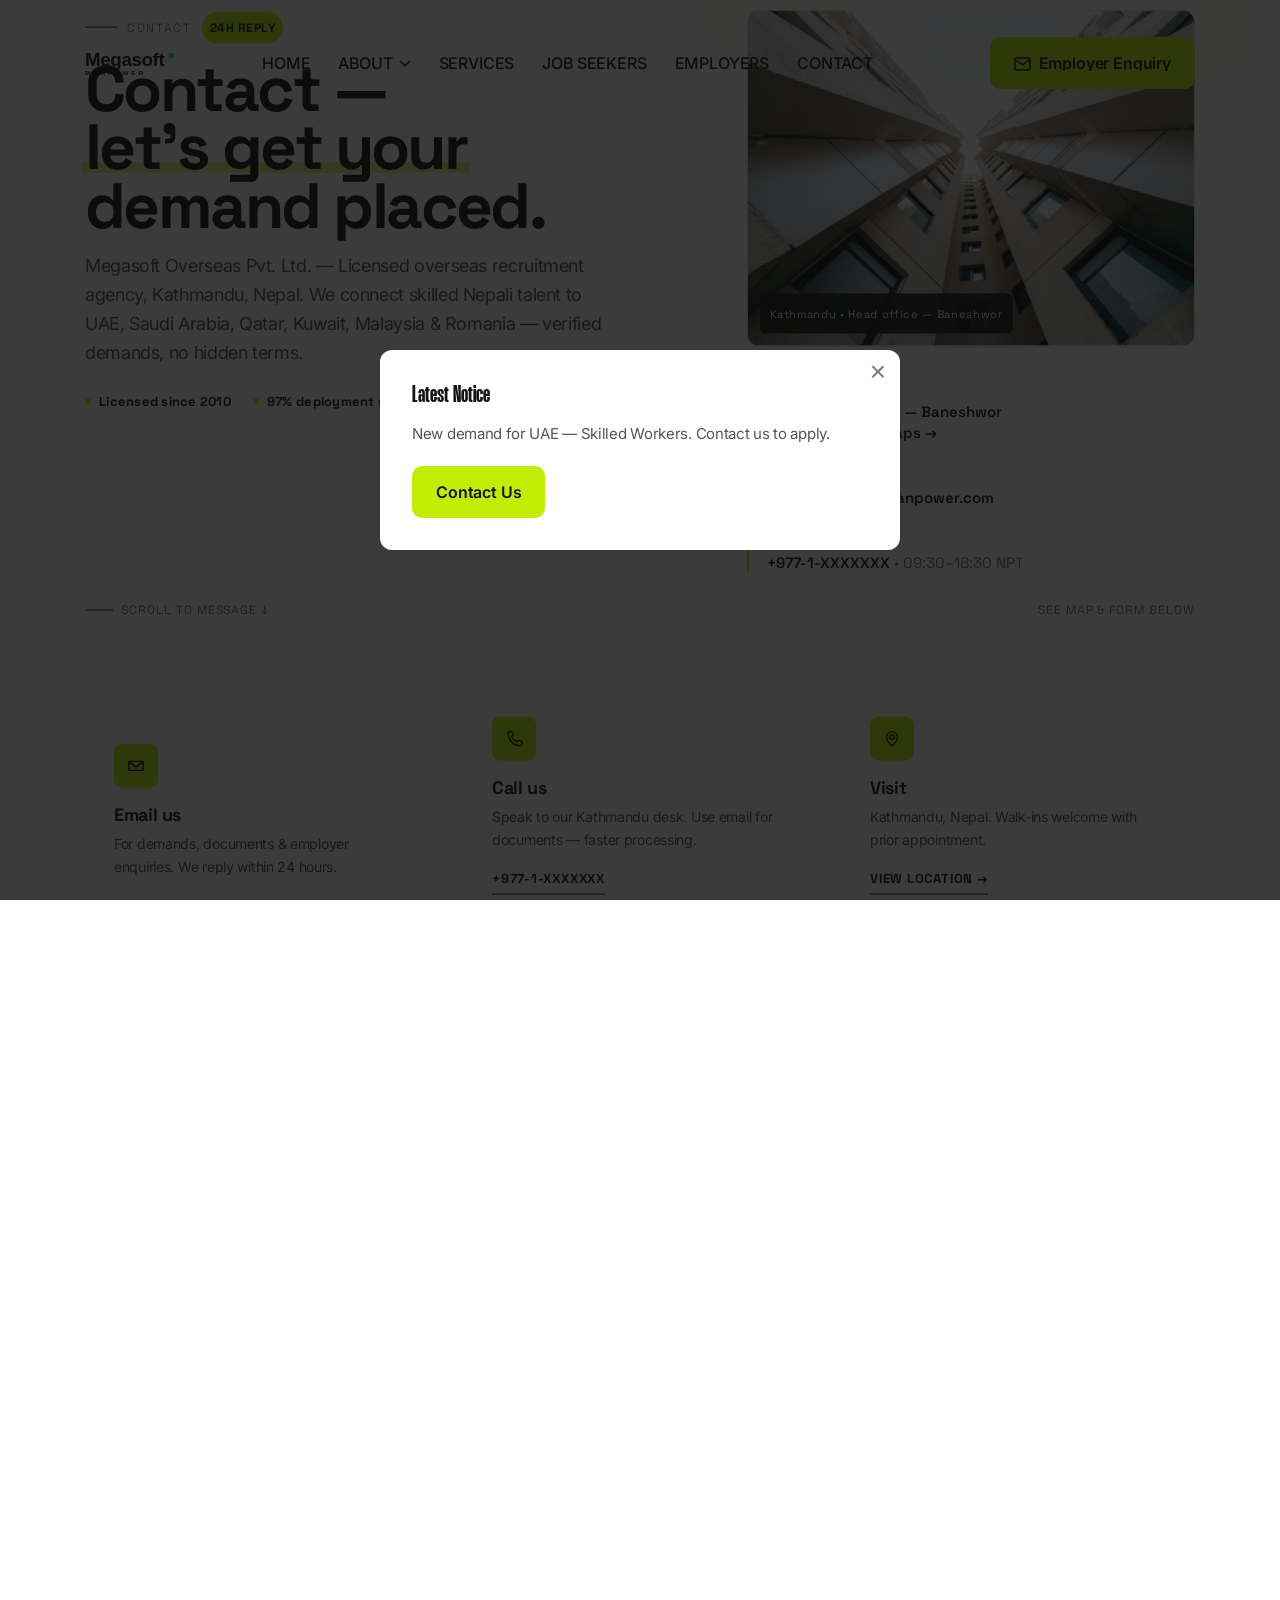
<file: contact.html>
<!doctype html>
<html class="no-js" lang="zxx">

<head>

    <meta charset="utf-8">
    <meta http-equiv="x-ua-compatible" content="ie=edge">
    <title>Contact — Megasoft Overseas Pvt. Ltd.</title>
    <meta name="description" content="Megasoft Overseas Pvt. Ltd. — Licensed Overseas Recruitment Agency since 2010. Connecting Nepali talent to UAE, Saudi Arabia, Qatar, Kuwait, Malaysia & Romania.">
    <meta name="viewport" content="width=device-width, initial-scale=1">

    <!-- Place favicon.ico in the root directory -->
    <link rel="icon" type="image/svg+xml" href="assets/img/favicon/favicon.svg">
    <link rel="shortcut icon" type="image/x-icon" href="assets/img/favicon/favicon.png">
    <link rel="apple-touch-icon" href="assets/img/favicon/favicon.png">


    <!-- CSS here -->
    <link rel="stylesheet" href="assets/css/bootstrap.css">
    <link rel="stylesheet" href="assets/css/slick.css">
    <link rel="stylesheet" href="assets/css/swiper-bundle.css">
    <link rel="stylesheet" href="assets/css/magnific-popup.css">
    <link rel="stylesheet" href="assets/css/font-awesome-pro.css">
    <link rel="stylesheet" href="assets/css/spacing.css">
    <link rel="stylesheet" href="assets/css/atropos.min.css">
    <link rel="stylesheet" href="assets/css/main.css">
    <!-- CSS here -->



</head>

<body class="tp-magic-cursor">

    <!-- Begin magic cursor -->
    <div id="magic-cursor">
        <div id="ball"></div>
    </div>
    <!-- End magic cursor -->



    <!-- preloader -->
    <div id="preloader">
        <div class="preloader">
            <span></span>
            <span></span>
        </div>
    </div>
    <!-- preloader end  -->


    <!-- back to top start -->
    <div class="back-to-top-wrapper">
        <button id="back_to_top" type="button" class="back-to-top-btn">
            <svg width="12" height="7" viewBox="0 0 12 7" fill="none" xmlns="http://www.w3.org/2000/svg">
                <path d="M11 6L6 1L1 6" stroke="currentColor" stroke-width="1.5" stroke-linecap="round" stroke-linejoin="round" />
            </svg>
        </button>
    </div>
    <!-- back to top end -->


    <!-- tp-offcanvus-area-start -->
    <div class="tp-offcanvas-area">
        <div class="tp-offcanvas-wrapper">
            <div class="tp-offcanvas-top d-flex align-items-center justify-content-between">
                <div class="tp-offcanvas-logo">
                    <a href="index.html">
                        <img class="logo-1" data-width="120" src="assets/img/logo/megasoft-logo-black.svg" alt="">
                        <img class="logo-2" data-width="120" src="assets/img/logo/megasoft-logo-white.svg" alt="">
                    </a>
                </div>
                <div class="tp-offcanvas-close">
                    <button class="tp-offcanvas-close-btn">
                        <svg width="37" height="38" viewBox="0 0 37 38" fill="none" xmlns="http://www.w3.org/2000/svg">
                            <path d="M9.19141 9.80762L27.5762 28.1924" stroke="currentColor" stroke-width="1.5" stroke-linecap="round" stroke-linejoin="round" />
                            <path d="M9.19141 28.1924L27.5762 9.80761" stroke="currentColor" stroke-width="1.5" stroke-linecap="round" stroke-linejoin="round" />
                        </svg>
                    </button>
                </div>
            </div>
            <div class="tp-offcanvas-main">
                <div class="tp-offcanvas-content d-none d-xl-block">
                    <h3 class="tp-offcanvas-title">Megasoft Overseas</h3>
                    <p>Licensed Overseas Recruitment Agency, Nepal — Est. 2010. Connecting skilled Nepali workforce to global opportunities.</p>
                </div>
                <div class="tp-offcanvas-menu d-xl-none">
                    <nav></nav>
                </div>
                <div class="tp-offcanvas-gallery d-none d-xl-block">
                    <div class="row gx-2">
                        <div class="col-md-3 col-3">
                            <div class="tp-offcanvas-gallery-img fix">
                                <a class="popup-image" href="assets/img/offcanvas/offcanvas-1.jpg"><img src="assets/img/offcanvas/offcanvas-1.jpg" alt=""></a>
                            </div>
                        </div>
                        <div class="col-md-3 col-3">
                            <div class="tp-offcanvas-gallery-img fix">
                                <a class="popup-image" href="assets/img/offcanvas/offcanvas-2.jpg"><img src="assets/img/offcanvas/offcanvas-2.jpg" alt=""></a>
                            </div>
                        </div>
                        <div class="col-md-3 col-3">
                            <div class="tp-offcanvas-gallery-img fix">
                                <a class="popup-image" href="assets/img/offcanvas/offcanvas-3.jpg"><img src="assets/img/offcanvas/offcanvas-3.jpg" alt=""></a>
                            </div>
                        </div>
                        <div class="col-md-3 col-3">
                            <div class="tp-offcanvas-gallery-img fix">
                                <a class="popup-image" href="assets/img/offcanvas/offcanvas-4.jpg"><img src="assets/img/offcanvas/offcanvas-4.jpg" alt=""></a>
                            </div>
                        </div>
                    </div>
                </div>
                <div class="tp-offcanvas-contact">
                    <h3 class="tp-offcanvas-title sm">Information</h3>
                    <ul>
                        <li><a href="tel:+9771XXXXXXX">+977-1-XXXXXXX</a></li>
                        <li><a href="mailto:info@megasoftmanpower.com">info@megasoftmanpower.com</a></li>
                        <li><a href="#">Kathmandu, Nepal</a></li>
                    </ul>
                </div>
                <div class="tp-offcanvas-social">
                    <h3 class="tp-offcanvas-title sm">Follow Us</h3>
                    <ul>
                        <li>
                            <a href="#">
                                <svg width="16" height="16" viewBox="0 0 16 16" fill="none" xmlns="http://www.w3.org/2000/svg">
                                    <path d="M11.25 1.5H4.75C2.95507 1.5 1.5 2.95507 1.5 4.75V11.25C1.5 13.0449 2.95507 14.5 4.75 14.5H11.25C13.0449 14.5 14.5 13.0449 14.5 11.25V4.75C14.5 2.95507 13.0449 1.5 11.25 1.5Z" stroke="currentColor" stroke-width="1.5" stroke-linecap="round" stroke-linejoin="round" />
                                    <path d="M10.6016 7.5907C10.6818 8.13166 10.5894 8.68414 10.3375 9.16955C10.0856 9.65497 9.68711 10.0486 9.19862 10.2945C8.71014 10.5404 8.15656 10.6259 7.61663 10.5391C7.0767 10.4522 6.57791 10.1972 6.19121 9.81055C5.80451 9.42385 5.54959 8.92506 5.46271 8.38513C5.37583 7.8452 5.46141 7.29163 5.70728 6.80314C5.95315 6.31465 6.34679 5.91613 6.83221 5.66425C7.31763 5.41238 7.87011 5.31998 8.41107 5.4002C8.96287 5.48202 9.47372 5.73915 9.86817 6.1336C10.2626 6.52804 10.5197 7.0389 10.6016 7.5907Z" stroke="currentColor" stroke-width="1.5" stroke-linecap="round" stroke-linejoin="round" />
                                    <path d="M11.5742 4.42578H11.5842" stroke="currentColor" stroke-width="1.5" stroke-linecap="round" stroke-linejoin="round" />
                                </svg>
                            </a>
                        </li>
                        <li>
                            <a href="#">
                                <svg width="18" height="18" viewBox="0 0 18 18" fill="none" xmlns="http://www.w3.org/2000/svg">
                                    <path d="M2.50589 12.7494C4.57662 16.336 9.16278 17.5648 12.7494 15.4941C14.2113 14.65 15.2816 13.388 15.8962 11.9461C16.7895 9.85066 16.7208 7.37526 15.4941 5.25063C14.2674 3.12599 12.1581 1.82872 9.89669 1.55462C8.34063 1.366 6.71259 1.66183 5.25063 2.50589C1.66403 4.57662 0.435172 9.16278 2.50589 12.7494Z" stroke="currentColor" stroke-width="1.5" />
                                    <path d="M12.7127 15.4292C12.7127 15.4292 12.0086 10.4867 10.5011 7.87559C8.99362 5.26451 5.28935 2.57155 5.28935 2.57155M5.68449 15.6124C6.79553 12.2606 12.34 8.54524 16.3975 9.43537M12.311 2.4082C11.1953 5.72344 5.75732 9.38453 1.71875 8.58915" stroke="currentColor" stroke-width="1.5" stroke-linecap="round" />
                                </svg>
                            </a>
                        </li>
                        <li>
                            <a href="#">
                                <svg width="18" height="11" viewBox="0 0 18 11" fill="none" xmlns="http://www.w3.org/2000/svg">
                                    <path d="M1 5.5715H6.33342C7.62867 5.5715 8.61917 6.56199 8.61917 7.85725C8.61917 9.15251 7.62867 10.143 6.33342 10.143H1.76192C1.30477 10.143 1 9.83823 1 9.38108V1.76192C1 1.30477 1.30477 1 1.76192 1H5.5715C6.86676 1 7.85725 1.99049 7.85725 3.28575C7.85725 4.58101 6.86676 5.5715 5.5715 5.5715H1Z" stroke="currentColor" stroke-width="1.5" stroke-miterlimit="10"></path>
                                    <path d="M10.9062 7.09454H17.0016C17.0016 5.41832 15.6301 4.04688 13.9539 4.04688C12.2777 4.04688 10.9062 5.41832 10.9062 7.09454ZM10.9062 7.09454C10.9062 8.77076 12.2777 10.1422 13.9539 10.1422H15.2492" stroke="currentColor" stroke-width="1.5" stroke-miterlimit="10" stroke-linecap="round" stroke-linejoin="round"></path>
                                    <path d="M16.1125 1.44434H11.668" stroke="currentColor" stroke-width="1.2" stroke-miterlimit="10" stroke-linecap="round" stroke-linejoin="round"></path>
                                </svg>
                            </a>
                        </li>
                        <li>
                            <a href="#">
                                <svg width="18" height="14" viewBox="0 0 18 14" fill="none" xmlns="http://www.w3.org/2000/svg">
                                    <path d="M12.75 13H5.25C3 13 1.5 11.5 1.5 9.25V4.75C1.5 2.5 3 1 5.25 1H12.75C15 1 16.5 2.5 16.5 4.75V9.25C16.5 11.5 15 13 12.75 13Z" stroke="currentColor" stroke-width="1.5" stroke-miterlimit="10" stroke-linecap="round" stroke-linejoin="round" />
                                    <path d="M8.70676 5.14837L10.8006 6.40465C11.5543 6.90716 11.5543 7.66093 10.8006 8.16344L8.70676 9.41972C7.86923 9.92224 7.19922 9.50348 7.19922 8.5822V6.06964C7.19922 4.98086 7.86923 4.64585 8.70676 5.14837Z" fill="currentColor" />
                                </svg>
                            </a>
                        </li>
                    </ul>
                </div>
            </div>
        </div>
    </div>
    <div class="body-overlay"></div>
    <!-- tp-offcanvus-area-end -->



    <header>

        <!-- header area start -->
        <div id="header-sticky" class="tp-header-area tp-header-ptb tp-header-blur sticky-white-bg header-transparent tp-header-3-style">
            <div class="container container-1750">
                <div class="row align-items-center">
                    <div class="col-xl-1 col-lg-5 col-5">
                        <div class="tp-header-logo">
                            <a href="index.html"><img data-width="120" src="assets/img/logo/megasoft-logo-black.svg" alt=""></a>
                        </div>
                    </div>
                    <div class="col-xl-11 col-lg-7 col-7">
                        <div class="tp-header-box d-flex align-items-center justify-content-end justify-content-xl-between">
                            <div class="tp-header-menu tp-header-dropdown dropdown-white-bg d-none d-xl-flex">
                                <nav class="tp-mobile-menu-active">
                                    <ul>
                                        <li><a href="index.html#home">HOME</a></li>
                                        <li class="has-dropdown">
                                            <a href="index.html#about">ABOUT</a>
                                            <div class="tp-megamenu-wrapper mega-menu megamenu-white-bg">
                                                <div class="row gx-0">
                                                    <div class="col-xl-4">
                                                        <div class="tp-megamenu-list">
                                                            <h4 class="tp-megamenu-title">About</h4>
                                                            <ul>
                                                                <li><a href="index.html#about">Company Profile</a></li>
                                                                <li><a href="index.html#about">Vision</a></li>
                                                                <li><a href="index.html#team">Team</a></li>
                                                                <li><a href="index.html#about">Message from MD</a></li>
                                                            </ul>
                                                        </div>
                                                    </div>
                                                    <div class="col-xl-4">
                                                        <div class="tp-megamenu-list">
                                                            <h4 class="tp-megamenu-title">Credentials</h4>
                                                            <ul>
                                                                <li><a href="index.html#clients">Our Clients</a></li>
                                                                <li><a href="index.html#about">License & Certificate</a></li>
                                                                <li><a href="index.html#documents">Required Documents</a></li>
                                                                <li><a href="index.html#steps">Recruitment Procedure</a></li>
                                                            </ul>
                                                        </div>
                                                    </div>
                                                    <div class="col-xl-4">
                                                        <div class="tp-megamenu-list">
                                                            <h4 class="tp-megamenu-title">More</h4>
                                                            <ul>
                                                                <li><a href="index.html#about">Organization Structure</a></li>
                                                                <li><a href="index.html#projects">Working Countries</a></li>
                                                                <li><a href="index.html#about">About Nepal</a></li>
                                                            </ul>
                                                        </div>
                                                    </div>
                                                </div>
                                            </div>
                                        </li>
                                        <li><a href="index.html#services">SERVICES</a></li>
                                        <li><a href="index.html#services">JOB SEEKERS</a></li>
                                        <li><a href="index.html#services">EMPLOYERS</a></li>
                                        <li><a href="contact.html">CONTACT</a></li>
                                    </ul>
                                </nav>
                            </div>
                            <div class="tp-header-btn d-none d-md-flex">
                                <a class="tp-btn-yellow-green green-solid" href="index.html#contact">
                                    <i>
                                        <svg width="17" height="14" viewBox="0 0 17 14" fill="none" xmlns="http://www.w3.org/2000/svg">
                                            <path d="M16 2.5C16 1.675 15.325 1 14.5 1H2.5C1.675 1 1 1.675 1 2.5M16 2.5V11.5C16 12.325 15.325 13 14.5 13H2.5C1.675 13 1 12.325 1 11.5V2.5M16 2.5L8.5 7.75L1 2.5" stroke="currentcolor" stroke-width="1.5" stroke-linecap="round" stroke-linejoin="round" />
                                        </svg>
                                    </i>
                                    <span>
                                        <span class="text-1">Employer Enquiry</span>
                                        <span class="text-2">Employer Enquiry</span>
                                    </span>
                                </a>
                            </div>
                            <div class="tp-header-bar ml-15 d-xl-none">
                                <button class="tp-offcanvas-open-btn">
                                    <i></i>
                                    <i></i>
                                    <i></i>
                                </button>
                            </div>
                        </div>
                    </div>
                </div>
            </div>
        </div>
        <!-- header area end -->

    </header>


    <div id="smooth-wrapper">
        <div id="smooth-content" class="body-padding">

            <main>
                <!-- Pexels credit: kathmandu-office.jpg by Pritam Chhetri (ID 38854692) — Modern architecture in Kathmandu skyline — https://www.pexels.com/photo/modern-architecture-in-kathmandu-skyline-38854692/ -->

                <style>
                /* ===== Contact — scoped to <main> only. Tokens match index.html ===== */
                :root{--ct-lime:#C1ED00;--ct-lime-2:#E9FF48;--ct-lime-glow:rgba(193,237,0,.18);--ct-dark:#121212;--ct-ink:#141414;--ct-mute:#6b7280;--ct-hair:#ededed;}
                .contact-hero{padding:84px 0 36px;background:#fff;position:relative;overflow:hidden}
                .contact-hero::before{content:"";position:absolute;inset:0;background:radial-gradient(600px 280px at 78% 10%, rgba(193,237,0,.07), transparent 60%), linear-gradient(to bottom, transparent, transparent);pointer-events:none}
                .contact-eyebrow{display:inline-flex;align-items:center;gap:10px;font-family:var(--tp-ff-grotesk);font-size:12px;letter-spacing:.14em;text-transform:uppercase;color:var(--ct-mute);margin-bottom:16px}
                .contact-eyebrow i{width:32px;height:1px;background:var(--ct-ink);display:inline-block}
                .contact-eyebrow em{font-style:normal;background:var(--ct-lime);color:var(--ct-ink);padding:3px 8px;border-radius:999px;font-weight:700;letter-spacing:.04em}
                .contact-title{font-family:var(--tp-ff-grotesk);font-weight:700;font-size:64px;line-height:.92;letter-spacing:-.04em;color:var(--ct-ink)}
                .contact-title .lime{position:relative;display:inline-block}
                .contact-title .lime::after{content:"";position:absolute;left:-4px;right:-4px;bottom:4px;height:10px;background:var(--ct-lime);opacity:.55;z-index:-1}
                .contact-lead{font-family:var(--tp-ff-body);font-size:18px;line-height:1.6;color:#4d5051;max-width:520px}
                .contact-trust-row{display:flex;gap:22px;flex-wrap:wrap;margin-top:22px}
                .contact-trust-row span{font-family:var(--tp-ff-grotesk);font-weight:700;font-size:13px;letter-spacing:.02em;color:var(--ct-ink);display:flex;align-items:center;gap:8px}
                .contact-trust-row span::before{content:"";width:6px;height:6px;background:var(--ct-lime);border-radius:50%;display:inline-block;flex:0 0 6px}
                .contact-hero-meta{border-left:2px solid var(--ct-lime);padding-left:18px}
                .contact-hero-meta dl{margin:0;display:grid;gap:14px}
                .contact-hero-meta dt{font-family:var(--tp-ff-grotesk);font-size:11px;letter-spacing:.14em;text-transform:uppercase;color:var(--ct-mute);margin:0 0 4px}
                .contact-hero-meta dd{margin:0;font-family:var(--tp-ff-grotesk);font-size:15px;font-weight:600;color:var(--ct-ink);line-height:1.4}
                .contact-hero-meta dd a{color:inherit;text-decoration:none;border-bottom:1px solid transparent;transition:border-color .2s}
                .contact-hero-meta dd a:hover{border-color:var(--ct-ink)}
                .contact-hero-visual{border-radius:12px;overflow:hidden;border:1px solid #dfdfdf;background:#fafafa;position:relative}
                .contact-hero-visual img{width:100%;height:100%;object-fit:cover;display:block;aspect-ratio:4/3}
                .contact-hero-visual .cap{position:absolute;left:12px;bottom:12px;background:rgba(18,18,18,.92);color:#fff;font-family:var(--tp-ff-grotesk);font-size:11px;letter-spacing:.06em;padding:7px 10px;border-radius:6px}
                .contact-methods{padding:28px 0 18px;background:#fff}
                .contact-method-card{background:#fff;border:1px solid var(--ct-hair);border-radius:12px;padding:28px;transition:transform .25s ease, box-shadow .25s ease, border-color .25s ease;height:100%}
                .contact-method-card:hover{transform:translateY(-4px);box-shadow:0 8px 24px rgba(0,0,0,.06);border-color:#d4d4d4}
                .contact-method-card .ic{width:44px;height:44px;border-radius:8px;background:var(--ct-lime);display:flex;align-items:center;justify-content:center;color:var(--ct-ink);margin-bottom:16px}
                .contact-method-card h4{font-family:var(--tp-ff-grotesk);font-weight:700;font-size:18px;letter-spacing:-.02em;margin:0 0 8px;color:var(--ct-ink)}
                .contact-method-card p{font-family:var(--tp-ff-body);font-size:14px;line-height:1.6;color:#4d5051;margin:0 0 14px}
                .contact-method-card a.cta{font-family:var(--tp-ff-grotesk);font-weight:700;font-size:13px;letter-spacing:.06em;text-transform:uppercase;color:var(--ct-ink);display:inline-flex;align-items:center;gap:6px;text-decoration:none;border-bottom:1px solid var(--ct-ink);padding-bottom:2px;transition:opacity .2s}
                .contact-method-card a.cta:hover{opacity:.7}
                /* dark form + map */
                .contact-dark{margin-top:22px;background:var(--ct-dark);border-radius:16px 16px 0 0;padding:56px 0 56px;position:relative}
                .contact-map-wrap{border-radius:12px;overflow:hidden;border:1px solid rgba(255,255,255,.12);background:#0f0f0f;position:relative;height:100%;min-height:520px}
                .contact-map-wrap iframe{width:100%;height:100%;min-height:520px;display:block;border:0;filter:saturate(.85) contrast(1.05)}
                .contact-map-badge{position:absolute;top:14px;left:14px;background:#fff;color:var(--ct-ink);font-family:var(--tp-ff-grotesk);font-size:12px;font-weight:700;letter-spacing:.02em;padding:8px 12px;border-radius:999px;display:flex;align-items:center;gap:8px;box-shadow:0 4px 16px rgba(0,0,0,.18)}
                .contact-map-badge i{width:8px;height:8px;background:#12a150;border-radius:50%;display:inline-block;animation:pulseDot 1.8s infinite}
                @keyframes pulseDot{0%,100%{transform:scale(1);opacity:1}50%{transform:scale(1.25);opacity:.85}}
                .contact-form-card{padding:4px 0 0 14px}
                .contact-form-card h4{font-family:var(--tp-ff-grotesk);font-weight:700;font-size:28px;letter-spacing:-.03em;line-height:1.1;color:#fff;margin:0 0 8px}
                .contact-form-card .sub{font-family:var(--tp-ff-body);font-size:14px;color:rgba(255,255,255,.68);margin:0 0 22px}
                .contact-form-card .tp-contact-form-input label{font-family:var(--tp-ff-grotesk);font-size:11px;letter-spacing:.1em;text-transform:uppercase;color:rgba(255,255,255,.62);margin-bottom:6px;display:block}
                .contact-form-card .tp-contact-form-input input,
                .contact-form-card .tp-contact-form-input textarea{background:rgba(255,255,255,.06) !important;border:1px solid rgba(255,255,255,.12) !important;color:#fff !important;transition:border-color .2s, box-shadow .2s, background .2s}
                .contact-form-card .tp-contact-form-input input::placeholder,
                .contact-form-card .tp-contact-form-input textarea::placeholder{color:rgba(255,255,255,.42) !important}
                .contact-form-card .tp-contact-form-input input:focus,
                .contact-form-card .tp-contact-form-input textarea:focus{border-color:var(--ct-lime) !important;box-shadow:0 0 0 4px var(--ct-lime-glow) !important;background:rgba(255,255,255,.08) !important;outline:none !important}
                .contact-form-card .tp-contact-form-input textarea{min-height:118px;resize:vertical}
                .contact-submit{position:relative;overflow:hidden;transition:transform .2s ease, box-shadow .2s ease, filter .2s;width:100%}
                .contact-submit:hover{transform:translateY(-2px);box-shadow:0 10px 28px rgba(193,237,0,.28);filter:brightness(1.02)}
                .contact-submit::after{content:"";position:absolute;left:50%;top:50%;width:0;height:0;background:rgba(255,255,255,.28);border-radius:50%;transform:translate(-50%,-50%);transition:width .5s ease, height .5s ease;pointer-events:none}
                .contact-submit:active::after{width:220%;height:220%}
                .contact-trust{padding:26px 0 42px;background:#fff;border-top:1px solid var(--ct-hair)}
                .contact-trust .pill{font-family:var(--tp-ff-grotesk);font-size:12px;font-weight:600;letter-spacing:.02em;background:#f3f4f0;border:1px solid #e5e7eb;color:var(--ct-ink);padding:7px 12px;border-radius:999px;display:inline-flex;align-items:center;gap:7px}
                .contact-trust .pill.lime{background:var(--ct-lime);border-color:var(--ct-lime)}
                .contact-trust .note{font-family:var(--tp-ff-body);font-size:13px;color:var(--ct-mute);margin:14px 0 0}
                @media(max-width:991px){.contact-title{font-size:44px}.contact-hero{padding-top:56px}.contact-dark{border-radius:12px 12px 0 0;padding:32px 0}.contact-map-wrap,.contact-map-wrap iframe{min-height:380px}.contact-form-card{padding-left:0;padding-top:18px}}
                @media(max-width:767px){.contact-title{font-size:36px}.contact-hero-visual img{aspect-ratio:16/10}}
                /* ===== Footer newsletter — scoped to .contact-newsletter-fix only ===== */
                .contact-newsletter-fix .dgm-footer-widget-input form{position:relative}
                .contact-newsletter-fix .dgm-footer-widget-input input{
                  height:60px !important; line-height:60px !important;
                  padding-left:48px !important; padding-right:56px !important;
                  background:#1e1e1e !important; color:#fff !important;
                  border:1px solid rgba(255,255,255,.12) !important; border-radius:10px !important;
                }
                .contact-newsletter-fix .dgm-footer-widget-input input::placeholder{color:rgba(255,255,255,.6) !important; opacity:1 !important; line-height:60px !important}
                .contact-newsletter-fix .dgm-footer-widget-input input::-webkit-input-placeholder{color:rgba(255,255,255,.6) !important}
                .contact-newsletter-fix .dgm-footer-widget-input input::-moz-placeholder{color:rgba(255,255,255,.6) !important}
                .contact-newsletter-fix .dgm-footer-widget-input input:-ms-input-placeholder{color:rgba(255,255,255,.6) !important}
                .contact-newsletter-fix .dgm-footer-widget-input input:focus{border-color:#C1ED00 !important; box-shadow:0 0 0 3px rgba(193,237,0,.14) !important}
                .contact-newsletter-fix .dgm-footer-widget-input .input-icon{
                  left:16px !important; right:auto !important; top:50% !important; transform:translateY(-50%) !important;
                  display:flex !important; align-items:center !important; justify-content:center !important;
                  width:18px; height:18px; pointer-events:none !important; color:rgba(255,255,255,.55) !important;
                }
                .contact-newsletter-fix .dgm-footer-widget-input .input-icon svg{stroke:currentColor !important}
                .contact-newsletter-fix .dgm-footer-widget-input .input-icon svg path{stroke:currentColor !important}
                .contact-newsletter-fix .dgm-footer-widget-input .input-button{
                  right:6px !important; top:50% !important; transform:translateY(-50%) !important;
                  width:40px !important; height:40px !important; display:flex !important; align-items:center !important; justify-content:center !important;
                  background:#C1ED00 !important; border-radius:8px !important; border:none !important; cursor:pointer !important; padding:0 !important;
                }
                .contact-newsletter-fix .dgm-footer-widget-input .input-button span{display:flex;align-items:center;justify-content:center}
                .contact-newsletter-fix .dgm-footer-widget-input .input-button span svg{color:#141414 !important}
                .contact-newsletter-fix .dgm-footer-widget-input .input-button span svg path{fill:#141414 !important}
                .contact-newsletter-fix .dgm-footer-widget-input .input-button:hover{filter:brightness(1.05) !important}
                </style>

                <!-- A: Hero -->
                <div class="contact-hero">
                    <div class="container container-1230">
                        <div class="row g-4 align-items-start">
                            <div class="col-lg-7">
                                <div class="tp_fade_anim" data-delay=".12">
                                    <div class="contact-eyebrow"><i></i> contact <em>24h reply</em></div>
                                </div>
                                <h1 class="contact-title tp-split-text tp-split-up tp_fade_anim" data-delay=".18">Contact —<br><span class="lime">let's get your</span><br>demand placed.</h1>
                                <div class="tp_fade_anim" data-delay=".28">
                                    <p class="contact-lead mt-3">Megasoft Overseas Pvt. Ltd. — Licensed overseas recruitment agency, Kathmandu, Nepal. We connect skilled Nepali talent to UAE, Saudi Arabia, Qatar, Kuwait, Malaysia &amp; Romania — verified demands, no hidden terms.</p>
                                    <div class="contact-trust-row">
                                        <span>Licensed since 2010</span><span>97% deployment success</span><span>10,000+ workers • 6 countries</span>
                                    </div>
                                </div>
                            </div>
                            <div class="col-lg-5">
                                <div class="row g-4">
                                    <div class="col-12">
                                        <div class="contact-hero-visual tp_fade_anim" data-delay=".32" data-fade-from="right">
                                            <img src="assets/img/contact/kathmandu-office.jpg" alt="Modern Kathmandu office building — Megasoft Overseas" loading="lazy" width="640" height="480">
                                            <div class="cap">Kathmandu • Head office — Baneshwor</div>
                                        </div>
                                    </div>
                                    <div class="col-12">
                                        <div class="contact-hero-meta tp_fade_anim" data-delay=".36">
                                            <dl>
                                                <div>
                                                    <dt>Visit</dt>
                                                    <dd>Kathmandu, Nepal — Baneshwor<br><a href="https://www.google.com/maps/search/Kathmandu,+Nepal" target="_blank" rel="noopener">Open in Google Maps →</a></dd>
                                                </div>
                                                <div>
                                                    <dt>Email</dt>
                                                    <dd><a href="mailto:info@megasoftmanpower.com">info@megasoftmanpower.com</a></dd>
                                                </div>
                                                <div>
                                                    <dt>Phone</dt>
                                                    <dd><a href="tel:+9771XXXXXXX">+977-1-XXXXXXX</a> <span style="font-weight:400;color:var(--ct-mute)">• 09:30–18:30 NPT</span></dd>
                                                </div>
                                            </dl>
                                        </div>
                                    </div>
                                </div>
                            </div>
                        </div>
                        <div class="tp_fade_anim" data-delay=".42">
                            <div class="d-flex align-items-center gap-2 mt-4" style="font-family:var(--tp-ff-grotesk);font-size:12px;letter-spacing:.08em;text-transform:uppercase;color:var(--ct-mute)"><span style="width:28px;height:1px;background:var(--ct-ink);display:inline-block"></span> <a href="#down" class="smooth" style="color:inherit;text-decoration:none;border-bottom:1px solid transparent">Scroll to message ↓</a> <span style="margin-left:auto" class="d-none d-md-inline">See map &amp; form below</span></div>
                        </div>
                    </div>
                </div>

                <!-- B: Contact methods (replaces Kathmandu image card) -->
                <div class="contact-methods">
                    <div class="container container-1230">
                        <div class="row g-3 g-lg-4">
                            <div class="col-md-4">
                                <atropos-component>
                                    <div class="my-atropos h-100">
                                        <div class="contact-method-card tp_fade_anim" data-delay=".18">
                                            <div class="ic" aria-hidden="true"><svg width="18" height="18" viewBox="0 0 18 18" fill="none"><path d="M2.5 4.5H15.5C15.78 4.5 16 4.72 16 5V13C16 13.28 15.78 13.5 15.5 13.5H2.5C2.22 13.5 2 13.28 2 13V5C2 4.72 2.22 4.5 2.5 4.5Z" stroke="#141414" stroke-width="1.4" stroke-linejoin="round"/><path d="M2.8 5.2L9 10.2L15.2 5.2" stroke="#141414" stroke-width="1.4" stroke-linecap="round" stroke-linejoin="round"/></svg></div>
                                            <h4>Email us</h4>
                                            <p>For demands, documents &amp; employer enquiries. We reply within 24 hours.</p>
                                            <a class="cta" href="mailto:info@megasoftmanpower.com">info@megasoftmanpower.com</a>
                                        </div>
                                    </div>
                                </atropos-component>
                            </div>
                            <div class="col-md-4">
                                <atropos-component>
                                    <div class="my-atropos h-100">
                                        <div class="contact-method-card tp_fade_anim" data-delay=".26">
                                            <div class="ic" aria-hidden="true"><svg width="18" height="18" viewBox="0 0 18 18" fill="none"><path d="M4.2 2.2H7.2L8.5 5.5L6.6 7.1C7.7 9.5 9.5 11.3 11.9 12.4L13.5 10.5L16.8 11.8V14.8C16.8 15.5 16.2 16 15.5 16C8.6 16 3 10.4 3 3.5C3 2.8 3.5 2.2 4.2 2.2Z" stroke="#141414" stroke-width="1.4" stroke-linejoin="round"/></svg></div>
                                            <h4>Call us</h4>
                                            <p>Speak to our Kathmandu desk. Use email for documents — faster processing.</p>
                                            <a class="cta" href="tel:+9771XXXXXXX">+977-1-XXXXXXX</a>
                                        </div>
                                    </div>
                                </atropos-component>
                            </div>
                            <div class="col-md-4">
                                <atropos-component>
                                    <div class="my-atropos h-100">
                                        <div class="contact-method-card tp_fade_anim" data-delay=".34">
                                            <div class="ic" aria-hidden="true"><svg width="18" height="18" viewBox="0 0 18 18" fill="none"><path d="M9 16.5C9 16.5 14.5 11.8 14.5 7.5C14.5 4.46 12.04 2 9 2C5.96 2 3.5 4.46 3.5 7.5C3.5 11.8 9 16.5 9 16.5Z" stroke="#141414" stroke-width="1.4"/><circle cx="9" cy="7.5" r="2.2" stroke="#141414" stroke-width="1.4"/></svg></div>
                                            <h4>Visit</h4>
                                            <p>Kathmandu, Nepal. Walk-ins welcome with prior appointment.</p>
                                            <a class="cta" href="https://www.google.com/maps/search/Kathmandu,+Nepal" target="_blank" rel="noopener">View location →</a>
                                        </div>
                                    </div>
                                </atropos-component>
                            </div>
                        </div>
                    </div>
                </div>

                <!-- C: Dark form + live map -->
                <div id="down" class="contact-dark">
                    <div class="container container-1750">
                        <div class="row g-4 align-items-stretch">
                            <div class="col-lg-6">
                                <div class="contact-map-wrap tp_fade_anim" data-delay=".2">
                                    <div class="contact-map-badge"><i></i> Live map — Kathmandu, Nepal</div>
                                    <iframe src="https://www.google.com/maps/embed?pb=!1m18!1m12!1m3!1d3532.123456789!2d85.324!3d27.7172!2m3!1f0!2f0!3f0!3m2!1i1024!2i768!4f13.1!3m3!1m2!1s0x39eb198a012e123%3A0x123456789!2sKathmandu%2C%20Nepal!5e0!3m2!1sen!2snp!4v1700000000000!5m2!1sen!2snp" width="600" height="450" style="border:0;" allowfullscreen="" loading="lazy" referrerpolicy="no-referrer-when-downgrade" title="Megasoft Overseas — Kathmandu map"></iframe>
                                </div>
                            </div>
                            <div class="col-lg-6">
                                <div class="contact-form-card tp_fade_anim" data-delay=".32">
                                    <h4 class="tp-split-text tp-split-up">Send a message</h4>
                                    <form id="contact-form" action="#" novalidate method="POST">
                                        <div class="row">
                                            <div class="col-lg-6">
                                                <div class="tp-contact-form-input mb-20">
                                                    <label>Full name*</label>
                                                    <input name="name" type="text" required placeholder="Your full name" autocomplete="name">
                                                </div>
                                            </div>
                                            <div class="col-lg-6">
                                                <div class="tp-contact-form-input mb-20">
                                                    <label>Email address*</label>
                                                    <input name="email" type="email" required placeholder="you@example.com" autocomplete="email">
                                                </div>
                                            </div>
                                            <div class="col-lg-12">
                                                <div class="tp-contact-form-input mb-20">
                                                    <label>Website link</label>
                                                    <input name="subject" type="text" placeholder="Subject (optional)">
                                                </div>
                                            </div>
                                            <div class="col-lg-12">
                                                <div class="tp-contact-form-input mb-20">
                                                    <label>How can we help you*</label>
                                                    <textarea name="message" required placeholder="How can we help you?" rows="5"></textarea>
                                                </div>
                                                <div class="tp-contact-form-btn">
                                                    <button class="tp-btn-yellow-green green-solid contact-submit" type="submit"><span><span class="text-1">Send Message</span><span class="text-2">Send Message</span></span></button>
                                                    <p class="ajax-response mt-2" style="font-family:var(--tp-ff-body);font-size:13px;color:rgba(255,255,255,.72)"></p>
                                                </div>
                                            </div>
                                        </div>
                                        <p style="font-family:var(--tp-ff-body);font-size:11px;color:rgba(255,255,255,.45);margin-top:10px">By sending you agree to our processing of this enquiry. No spam.</p>
                                    </form>
                                </div>
                            </div>
                        </div>
                    </div>
                </div>

                <!-- D: Trust strip -->
                <div class="contact-trust">
                    <div class="container container-1230">
                        <div class="d-flex flex-wrap gap-2 tp_fade_anim" data-delay=".12">
                            <span class="pill lime">Gov. licensed • Est. 2010</span>
                            <span class="pill">Verified demands</span>
                            <span class="pill">No hidden terms</span>
                            <span class="pill">6 countries • UAE · Saudi · Qatar · Kuwait · Malaysia · Romania</span>
                            <span class="pill">Response within 24 hours</span>
                        </div>
                        <p class="note tp_fade_anim" data-delay=".22">Prefer email for documents — it’s routed to the right desk and answered faster than phone queues.</p>
                    </div>
                </div>

                <script>
                // Contact micro-interactions — vanilla/GSAP only, no new libs
                (function(){
                    var form = document.getElementById('contact-form');
                    if(form){
                        form.addEventListener('submit', function(e){
                            if(!form.checkValidity()){
                                e.preventDefault();
                                form.reportValidity();
                                return;
                            }
                            e.preventDefault();
                            var btn = form.querySelector('.contact-submit');
                            var resp = form.querySelector('.ajax-response');
                            if(btn){ btn.style.transform='scale(.98)'; setTimeout(function(){btn.style.transform='';},160); }
                            if(resp){ resp.textContent='✓ Thanks — form validated front-end only. Wire to backend when ready.'; resp.style.color='#C1ED00'; }
                            if(typeof gsap!=='undefined'){ gsap.fromTo(resp,{y:6,opacity:0},{y:0,opacity:1,duration:.35,ease:'power2.out'}); }
                        });
                    }
                    // Button ripple on click (vanilla)
                    document.querySelectorAll('.contact-submit').forEach(function(b){
                        b.addEventListener('click', function(e){
                            var r=document.createElement('span');
                            var rect=b.getBoundingClientRect();
                            r.style.position='absolute'; r.style.left=(e.clientX-rect.left)+'px'; r.style.top=(e.clientY-rect.top)+'px';
                            r.style.width=r.style.height='10px'; r.style.background='rgba(255,255,255,.35)'; r.style.borderRadius='50%';
                            r.style.transform='translate(-50%,-50%) scale(1)'; r.style.pointerEvents='none'; r.style.opacity='1';
                            b.style.position='relative'; b.style.overflow='hidden'; b.appendChild(r);
                            if(typeof gsap!=='undefined'){ gsap.to(r,{scale:18,opacity:0,duration:.6,ease:'power2.out',onComplete:function(){r.remove();}}); } else { setTimeout(function(){r.remove()},600); }
                        });
                    });
                })();
                </script>

            </main>

            <footer id="contact" class="pb-20">

                <div class="dgm-footer-bg p-relative">

                    <!-- footer area start -->
                    <div class="dgm-footer-area black-bg-5 pt-100 pb-60">
                        <div class="container container-1430">
                            <div class="row">
                                <div class="col-xl-4 col-lg-4 col-md-6 mb-40">
                                    <div class="dgm-footer-widget dgm-footer-col-1 z-index-1 tp_fade_anim" data-delay=".3">
                                        <div class="dgm-footer-logo mb-30">
                                            <a href="index.html"><img data-width="120px" src="assets/img/logo/megasoft-logo-white.svg" alt=""></a>
                                        </div>
                                        <div class="dgm-footer-widget-paragraph mb-35">
                                            <p>Megasoft Overseas Pvt. Ltd. — Licensed recruitment agency empowering Nepali workforce for global opportunities since 2010.</p>
                                        </div>
                                        <div class="dgm-footer-widget-social">
                                            <a href="#">
                                                <span>
                                                    <svg width="8" height="15" viewBox="0 0 8 15" fill="none" xmlns="http://www.w3.org/2000/svg">
                                                        <path d="M8 0H5.81818C4.85376 0 3.92883 0.383116 3.24688 1.06507C2.56493 1.74702 2.18182 2.67194 2.18182 3.63636V5.81818H0V8.72727H2.18182V14.5455H5.09091V8.72727H7.27273L8 5.81818H5.09091V3.63636C5.09091 3.44348 5.16753 3.25849 5.30392 3.1221C5.44031 2.98571 5.6253 2.90909 5.81818 2.90909H8V0Z" fill="currentcolor" />
                                                    </svg>
                                                </span>
                                            </a>
                                            <a href="#">
                                                <span>
                                                    <svg xmlns="http://www.w3.org/2000/svg" width="12" height="12" viewBox="0 0 12 12" fill="none">
                                                        <path d="M9.4507 0.5H11.2908L7.27076 5.15949L12 11.5H8.29704L5.39675 7.65451L2.07815 11.5H0.236963L4.53678 6.51615L0 0.5H3.79697L6.41858 4.01492L9.4507 0.5ZM8.8049 10.3831H9.8245L3.24294 1.55826H2.1488L8.8049 10.3831Z" fill="currentcolor" />
                                                    </svg>
                                                </span>
                                            </a>
                                            <a href="#">
                                                <span>
                                                    <svg width="14" height="14" viewBox="0 0 14 14" fill="none" xmlns="http://www.w3.org/2000/svg">
                                                        <path d="M9.8001 4.2002C10.914 4.2002 11.9823 4.64269 12.7699 5.43035C13.5576 6.218 14.0001 7.28629 14.0001 8.4002V13.3002H11.2001V8.4002C11.2001 8.02889 11.0526 7.6728 10.79 7.41025C10.5275 7.1477 10.1714 7.0002 9.8001 7.0002C9.42879 7.0002 9.0727 7.1477 8.81015 7.41025C8.5476 7.6728 8.4001 8.02889 8.4001 8.4002V13.3002H5.6001V8.4002C5.6001 7.28629 6.0426 6.218 6.83025 5.43035C7.6179 4.64269 8.68619 4.2002 9.8001 4.2002Z" fill="currentcolor" />
                                                        <path d="M2.8 4.89941H0V13.2994H2.8V4.89941Z" fill="currentcolor" />
                                                        <path d="M1.4 2.8C2.1732 2.8 2.8 2.1732 2.8 1.4C2.8 0.626801 2.1732 0 1.4 0C0.626801 0 0 0.626801 0 1.4C0 2.1732 0.626801 2.8 1.4 2.8Z" fill="currentcolor" />
                                                    </svg>
                                                </span>
                                            </a>
                                            <a href="#">
                                                <span>
                                                    <svg width="16" height="16" viewBox="0 0 16 16" fill="none" xmlns="http://www.w3.org/2000/svg">
                                                        <g>
                                                            <path d="M11.5 1H4.5C2.567 1 1 2.567 1 4.5V11.5C1 13.433 2.567 15 4.5 15H11.5C13.433 15 15 13.433 15 11.5V4.5C15 2.567 13.433 1 11.5 1Z" stroke="currentcolor" stroke-width="1.5" stroke-linecap="round" stroke-linejoin="round" />
                                                            <path d="M10.8002 7.55921C10.8866 8.14178 10.7871 8.73676 10.5158 9.25952C10.2446 9.78228 9.81539 10.2062 9.28932 10.471C8.76326 10.7358 8.1671 10.8279 7.58564 10.7344C7.00417 10.6408 6.46702 10.3663 6.05057 9.94982C5.63413 9.53338 5.3596 8.99622 5.26603 8.41476C5.17247 7.8333 5.26463 7.23714 5.52941 6.71107C5.7942 6.18501 6.21812 5.75583 6.74087 5.48458C7.26363 5.21333 7.85861 5.11382 8.44119 5.20021C9.03543 5.28833 9.58558 5.56524 10.0104 5.99003C10.4352 6.41482 10.7121 6.96497 10.8002 7.55921Z" stroke="currentcolor" stroke-width="1.5" stroke-linecap="round" stroke-linejoin="round" />
                                                            <path d="M11.8501 4.15039H11.8571" stroke="currentcolor" stroke-width="2" stroke-linecap="round" stroke-linejoin="round" />
                                                        </g>
                                                    </svg>
                                                </span>
                                            </a>
                                        </div>
                                    </div>
                                </div>
                                <div class="col-xl-2 col-lg-2  col-md-3 mb-40">
                                    <div class="dgm-footer-widget dgm-footer-col-2 tp_fade_anim" data-delay=".4">
                                        <h4 class="dgm-footer-widget-title">Services</h4>
                                        <div class="dgm-footer-widget-menu">
                                            <ul>
                                                <li><a href="index.html#services">Services</a></li>
                                                <li><a href="index.html#services">Job Seekers</a></li>
                                                <li><a href="index.html#services">Employers</a></li>
                                            </ul>
                                        </div>
                                    </div>
                                </div>
                                <div class="col-xl-2 col-lg-2 col-md-3 mb-40">
                                    <div class="dgm-footer-widget dgm-footer-col-3 tp_fade_anim" data-delay=".5">
                                        <h4 class="dgm-footer-widget-title">Company</h4>
                                        <div class="dgm-footer-widget-menu">
                                            <ul>
                                                <li><a href="index.html#about">Company Profile</a></li>
                                                <li><a href="index.html#about">Vision</a></li>
                                                <li><a href="index.html#team">Team</a></li>
                                                <li><a href="index.html#about">Organization Structure</a></li>
                                                <li><a href="index.html#projects">Working Countries</a></li>
                                                <li><a href="index.html#about">About Nepal</a></li>
                                                <li><a href="contact.html">Contact</a></li>
                                            </ul>
                                        </div>
                                    </div>
                                </div>
                                <div class="col-xl-4 col-lg-4 col-md-6 mb-40 contact-newsletter-fix">
                                    <div class="dgm-footer-widget dgm-footer-col-4 z-index-1 tp_fade_anim" data-delay=".6">
                                        <h4 class="dgm-footer-widget-title">Newsletter</h4>
                                        <div class="dgm-footer-widget-paragraph color-style mb-35">
                                            <p>Get latest demands & notices <br> straight to your email.</p>
                                        </div>
                                        <div class="dgm-footer-widget-input p-relative">
                                            <form action="#">
                                                <input type="text" placeholder="Enter your email">
                                                <span class="input-icon" aria-hidden="true">
                                                    <svg width="17" height="14" viewBox="0 0 17 14" fill="none" xmlns="http://www.w3.org/2000/svg">
                                                        <path d="M16 2.5C16 1.675 15.325 1 14.5 1H2.5C1.675 1 1 1.675 1 2.5M16 2.5V11.5C16 12.325 15.325 13 14.5 13H2.5C1.675 13 1 12.325 1 11.5V2.5M16 2.5L8.5 7.74998L1 2.5" stroke="currentColor" stroke-width="1.5" stroke-linecap="round" stroke-linejoin="round" />
                                                    </svg>
                                                </span>
                                                <button class="input-button" type="submit" aria-label="Subscribe">
                                                    <span>
                                                        <svg width="18" height="18" viewBox="0 0 18 18" fill="none" xmlns="http://www.w3.org/2000/svg">
                                                            <path d="M17.4918 0.523919C17.0417 0.0609703 16.3754 -0.110257 15.7541 0.0709359L1.2672 4.28277C0.611729 4.46578 0.147138 4.98852 0.0219872 5.65169C-0.105865 6.32754 0.340718 7.18639 0.924156 7.54515L5.45391 10.3283C5.9185 10.6146 6.51815 10.543 6.9026 10.1552L12.0896 4.93597C12.3507 4.66328 12.7829 4.66328 13.044 4.93597C13.3051 5.1978 13.3051 5.62451 13.044 5.8963L7.84799 11.1156C7.46263 11.5033 7.3906 12.1049 7.67422 12.5733L10.442 17.1484C10.7661 17.6911 11.3243 18 11.9366 18C12.0086 18 12.0896 18 12.1617 17.99C12.8639 17.9003 13.4222 17.4193 13.6293 16.7398L17.924 2.27243C18.1131 1.65638 17.942 0.985961 17.4918 0.523919Z" fill="currentcolor" />
                                                            <path opacity="0.4" d="M6.7091 15.5302C6.97201 15.7957 6.97201 16.226 6.7091 16.4915L5.47919 17.7281C5.34774 17.8613 5.17487 17.9274 5.002 17.9274C4.82913 17.9274 4.65626 17.8613 4.5248 17.7281C4.261 17.4627 4.261 17.0332 4.5248 16.7678L5.75381 15.5302C6.01761 15.2657 6.44529 15.2657 6.7091 15.5302ZM6.00348 12.0984C6.26639 12.3639 6.26639 12.7942 6.00348 13.0597L4.77358 14.2963C4.64212 14.4295 4.46925 14.4956 4.29638 14.4956C4.12351 14.4956 3.95064 14.4295 3.81919 14.2963C3.55538 14.0309 3.55538 13.6014 3.81919 13.336L5.04819 12.0984C5.312 11.8339 5.73967 11.8339 6.00348 12.0984ZM2.61701 11.0182C2.87992 11.2836 2.87992 11.714 2.61701 11.9794L1.38711 13.216C1.25566 13.3492 1.08279 13.4154 0.909915 13.4154C0.737044 13.4154 0.564173 13.3492 0.432719 13.216C0.168911 12.9506 0.168911 12.5212 0.432719 12.2557L1.66172 11.0182C1.92553 10.7536 2.35321 10.7536 2.61701 11.0182Z" fill="currentcolor" />
                                                        </svg>
                                                    </span>
                                                </button>
                                        </form>
                                        </div>
                                    </div>
                                </div>
                            </div>
                        </div>
                    </div>
                    <!-- footer area end -->

                    <!-- copyright area start -->
                    <div class="tp-copyright-2-area tp-copyright-2-border black-bg-5">
                        <div class="container container-1430">
                            <div class="row align-items-center">
                                <div class="col-xl-4 col-lg-5 col-md-6">
                                    <div class="tp-copyright-2-left text-center text-md-start z-index-1">
                                        <p>© 2025 <a href="#">Megasoft Overseas Pvt. Ltd.</a> All Rights Reserved.</p>
                                    </div>
                                </div>
                                <div class="col-xl-3 col-lg-3 d-none d-lg-block">
                                    <div class="tp-copyright-2-middle">
                                        <a href="mailto:info@megasoftmanpower.com">
                                            <span>
                                                <svg width="18" height="16" viewBox="0 0 18 16" fill="none" xmlns="http://www.w3.org/2000/svg">
                                                    <path d="M13 14.6H5C2.6 14.6 1 13.4 1 10.6V5C1 2.2 2.6 1 5 1H13C15.4 1 17 2.2 17 5V10.6C17 13.4 15.4 14.6 13 14.6Z" stroke="currentcolor" stroke-width="1.5" stroke-miterlimit="10" stroke-linecap="round" stroke-linejoin="round" />
                                                    <path d="M13 5.40039L10.496 7.40039C9.672 8.05639 8.32 8.05639 7.496 7.40039L5 5.40039" stroke="currentcolor" stroke-width="1.5" stroke-miterlimit="10" stroke-linecap="round" stroke-linejoin="round" />
                                                </svg>
                                            </span>
                                            info@megasoftmanpower.com
                                        </a>
                                    </div>
                                </div>
                                <div class="col-xl-5 col-lg-4 col-md-6">
                                    <div class="tp-copyright-2-right">
                                        <div class="tp-copyright-2-menu text-md-end text-center">
                                            <ul>
                                            </ul>
                                        </div>
                                    </div>
                                </div>
                            </div>
                        </div>
                    </div>
                    <!-- copyright area end -->

                </div>

            </footer>

        </div>
    </div>



    <!-- JS here -->


    <!-- JS here -->


    <script src="assets/js/vendor/jquery.js"></script>
    <script src="assets/js/bootstrap-bundle.js"></script>
    <script src="assets/js/swiper-bundle.js"></script>
    <script src="assets/js/plugin.js"></script>
    <script src="assets/js/three.js"></script>
    <script src="assets/js/slick.js"></script>
    <script src="assets/js/scroll-magic.js"></script>
    <script src="assets/js/hover-effect.umd.js"></script>
    <script src="assets/js/magnific-popup.js"></script>
    <script src="assets/js/parallax-slider.js"></script>
    <script src="assets/js/nice-select.js"></script>
    <script src="assets/js/purecounter.js"></script>
    <script src="assets/js/isotope-pkgd.js"></script>
    <script src="assets/js/imagesloaded-pkgd.js"></script>
    <script src="assets/js/ajax-form.js"></script>
    <script src="assets/js/Observer.min.js"></script>
    <script src="assets/js/splitting.min.js"></script>
    <script src="assets/js/webgl.js"></script>
    <script src="assets/js/parallax-scroll.js"></script>
    <script src="assets/js/atropos.js"></script>
    <script src="assets/js/slider-active.js"></script>
    <script src="assets/js/main.js"></script>
    <script src="assets/js/tp-cursor.js"></script>
    <script src="assets/js/portfolio-slider-1.js"></script>
    <script type="module" src="assets/js/distortion-img.js"></script>
    <script type="module" src="assets/js/skew-slider/index.js"></script>
    <script type="module" src="assets/js/img-revel/index.js"></script>


    <!-- JS here -->

    <!-- JS here -->


    <!-- Notice Popup Modal (magnific) -->
    <div id="notice-popup" class="mfp-hide" style="background:#fff; max-width:520px; margin:20px auto; padding:32px; border-radius:12px; position:relative;">
        <h4 style="font-family:MangoGrotesque, ClashDisplay, sans-serif; font-size:24px; font-weight:600; margin-bottom:12px;">Latest Notice</h4>
        <p style="font-size:15px; line-height:1.6; color:#555; margin-bottom:20px;">New demand for UAE — Skilled Workers. Contact us to apply.</p>
        <a href="#contact" class="tp-btn-yellow-green green-solid" style="display:inline-flex;" onclick="if(typeof $ !== 'undefined' && $.magnificPopup) $.magnificPopup.close();">
            <span><span class="text-1">Contact Us</span><span class="text-2">Contact Us</span></span>
        </a>
    </div>


    <script>
    // GSAP smooth scroll for all hash links (ScrollToPlugin already in plugin.js)
    (function(){
        function initSmooth(){
            if(typeof gsap === 'undefined' || typeof ScrollToPlugin === 'undefined'){
                setTimeout(initSmooth, 300); return;
            }
            gsap.registerPlugin(ScrollToPlugin);
            document.querySelectorAll('a[href^="#"]').forEach(function(a){
                // skip magnific triggers let them handle separately, but still allow scroll for notice
                if(a.classList.contains('notice-popup-trigger') && a.getAttribute('href') === '#notice-popup') return;
                a.addEventListener('click', function(e){
                    var id = a.getAttribute('href');
                    if(!id || id === '#') return;
                    var target = document.querySelector(id);
                    if(target){
                        e.preventDefault();
                        var offset = 80;
                        // if ScrollSmoother is active, scroll via smoother, else window
                        gsap.to(window, {duration: 0.9, scrollTo: {y: target, offsetY: offset}, ease: "power2.inOut"});
                        // close offcanvas if open
                        document.querySelector('.tp-offcanvas-area')?.classList.remove('opened');
                        document.querySelector('.body-overlay')?.classList.remove('opened');
                    }
                });
            });
        }
        initSmooth();
        // Notice popup once via magnificPopup (show-once)
        function initNotice(){
            if(typeof $ === 'undefined' || !$.magnificPopup){
                setTimeout(initNotice, 500); return;
            }
            // trigger click handler for NOTICE POPUP links
            $(document).on('click', '.notice-popup-trigger', function(e){
                e.preventDefault();
                $.magnificPopup.open({items:{src:'#notice-popup'},type:'inline', mainClass:'mfp-fade', removalDelay:200});
                try{ localStorage.setItem('megasoft_notice_shown','1'); }catch(e){}
            });
            // auto show once on load if not dismissed before
            try{
                if(!localStorage.getItem('megasoft_notice_dismissed')){
                    setTimeout(function(){
                        if(!localStorage.getItem('megasoft_notice_shown')){
                            $.magnificPopup.open({items:{src:'#notice-popup'},type:'inline', mainClass:'mfp-fade', removalDelay:200});
                            localStorage.setItem('megasoft_notice_shown','1');
                        }
                    }, 1200);
                }
            }catch(e){}
            // mark dismissed on close
            $(document).on('mfpClose', function(){
                try{ localStorage.setItem('megasoft_notice_dismissed','1'); }catch(e){}
            });
        }
        initNotice();
})();
    </script>

</body>

</html>
</file>
<file: assets/css/spacing.css>
.mt-5{margin-top:5px !important}.mt-10{margin-top:10px}.mt-15{margin-top:15px}.mt-20{margin-top:20px}.mt-25{margin-top:25px}.mt-30{margin-top:30px}.mt-35{margin-top:35px}.mt-40{margin-top:40px}.mt-45{margin-top:45px}.mt-50{margin-top:50px}.mt-55{margin-top:55px}.mt-60{margin-top:60px}.mt-65{margin-top:65px}.mt-70{margin-top:70px}.mt-75{margin-top:75px}.mt-80{margin-top:80px}.mt-85{margin-top:85px}.mt-90{margin-top:90px}.mt-95{margin-top:95px}.mt-100{margin-top:100px}.mt-105{margin-top:105px}.mt-110{margin-top:110px}.mt-115{margin-top:115px}.mt-120{margin-top:120px}.mt-125{margin-top:125px}.mt-130{margin-top:130px}.mt-135{margin-top:135px}.mt-140{margin-top:140px}.mt-145{margin-top:145px}.mt-150{margin-top:150px}.mt-155{margin-top:155px}.mt-160{margin-top:160px}.mt-165{margin-top:165px}.mt-170{margin-top:170px}.mt-175{margin-top:175px}.mt-180{margin-top:180px}.mt-185{margin-top:185px}.mt-190{margin-top:190px}.mt-195{margin-top:195px}.mt-200{margin-top:200px}.mb-5{margin-bottom:5px !important}.mb-10{margin-bottom:10px}.mb-15{margin-bottom:15px}.mb-20{margin-bottom:20px}.mb-25{margin-bottom:25px}.mb-30{margin-bottom:30px}.mb-35{margin-bottom:35px}.mb-40{margin-bottom:40px}.mb-45{margin-bottom:45px}.mb-50{margin-bottom:50px}.mb-55{margin-bottom:55px}.mb-60{margin-bottom:60px}.mb-65{margin-bottom:65px}.mb-70{margin-bottom:70px}.mb-75{margin-bottom:75px}.mb-80{margin-bottom:80px}.mb-85{margin-bottom:85px}.mb-90{margin-bottom:90px}.mb-95{margin-bottom:95px}.mb-100{margin-bottom:100px}.mb-105{margin-bottom:105px}.mb-110{margin-bottom:110px}.mb-115{margin-bottom:115px}.mb-120{margin-bottom:120px}.mb-125{margin-bottom:125px}.mb-130{margin-bottom:130px}.mb-135{margin-bottom:135px}.mb-140{margin-bottom:140px}.mb-145{margin-bottom:145px}.mb-150{margin-bottom:150px}.mb-155{margin-bottom:155px}.mb-160{margin-bottom:160px}.mb-165{margin-bottom:165px}.mb-170{margin-bottom:170px}.mb-175{margin-bottom:175px}.mb-180{margin-bottom:180px}.mb-185{margin-bottom:185px}.mb-190{margin-bottom:190px}.mb-195{margin-bottom:195px}.mb-200{margin-bottom:200px}.ml-5{margin-left:5px}.ml-10{margin-left:10px}.ml-15{margin-left:15px}.ml-20{margin-left:20px}.ml-25{margin-left:25px}.ml-30{margin-left:30px}.ml-35{margin-left:35px}.ml-40{margin-left:40px}.ml-45{margin-left:45px}.ml-50{margin-left:50px}.ml-55{margin-left:55px}.ml-60{margin-left:60px}.ml-65{margin-left:65px}.ml-70{margin-left:70px}.ml-75{margin-left:75px}.ml-80{margin-left:80px}.ml-85{margin-left:85px}.ml-90{margin-left:90px}.ml-95{margin-left:95px}.ml-100{margin-left:100px}.ml-105{margin-left:105px}.ml-110{margin-left:110px}.ml-115{margin-left:115px}.ml-120{margin-left:120px}.ml-125{margin-left:125px}.ml-130{margin-left:130px}.ml-135{margin-left:135px}.ml-140{margin-left:140px}.ml-145{margin-left:145px}.ml-150{margin-left:150px}.ml-155{margin-left:155px}.ml-160{margin-left:160px}.ml-165{margin-left:165px}.ml-170{margin-left:170px}.ml-175{margin-left:175px}.ml-180{margin-left:180px}.ml-185{margin-left:185px}.ml-190{margin-left:190px}.ml-195{margin-left:195px}.ml-200{margin-left:200px}.mr-5{margin-right:5px}.mr-10{margin-right:10px}.mr-15{margin-right:15px}.mr-20{margin-right:20px}.mr-25{margin-right:25px}.mr-30{margin-right:30px}.mr-35{margin-right:35px}.mr-40{margin-right:40px}.mr-45{margin-right:45px}.mr-50{margin-right:50px}.mr-55{margin-right:55px}.mr-60{margin-right:60px}.mr-65{margin-right:65px}.mr-70{margin-right:70px}.mr-75{margin-right:75px}.mr-80{margin-right:80px}.mr-85{margin-right:85px}.mr-90{margin-right:90px}.mr-95{margin-right:95px}.mr-100{margin-right:100px}.mr-105{margin-right:105px}.mr-110{margin-right:110px}.mr-115{margin-right:115px}.mr-120{margin-right:120px}.mr-125{margin-right:125px}.mr-130{margin-right:130px}.mr-135{margin-right:135px}.mr-140{margin-right:140px}.mr-145{margin-right:145px}.mr-150{margin-right:150px}.mr-155{margin-right:155px}.mr-160{margin-right:160px}.mr-165{margin-right:165px}.mr-170{margin-right:170px}.mr-175{margin-right:175px}.mr-180{margin-right:180px}.mr-185{margin-right:185px}.mr-190{margin-right:190px}.mr-195{margin-right:195px}.mr-200{margin-right:200px}.pt-5{padding-top:5px !important}.pt-10{padding-top:10px}.pt-15{padding-top:15px}.pt-20{padding-top:20px}.pt-25{padding-top:25px}.pt-30{padding-top:30px}.pt-35{padding-top:35px}.pt-40{padding-top:40px}.pt-45{padding-top:45px}.pt-50{padding-top:50px}.pt-55{padding-top:55px}.pt-60{padding-top:60px}.pt-65{padding-top:65px}.pt-70{padding-top:70px}.pt-75{padding-top:75px}.pt-80{padding-top:80px}.pt-85{padding-top:85px}.pt-90{padding-top:90px}.pt-95{padding-top:95px}.pt-100{padding-top:100px}.pt-105{padding-top:105px}.pt-110{padding-top:110px}.pt-115{padding-top:115px}.pt-120{padding-top:120px}.pt-125{padding-top:125px}.pt-130{padding-top:130px}.pt-135{padding-top:135px}.pt-140{padding-top:140px}.pt-145{padding-top:145px}.pt-150{padding-top:150px}.pt-155{padding-top:155px}.pt-160{padding-top:160px}.pt-165{padding-top:165px}.pt-170{padding-top:170px}.pt-175{padding-top:175px}.pt-180{padding-top:180px}.pt-185{padding-top:185px}.pt-190{padding-top:190px}.pt-195{padding-top:195px}.pt-200{padding-top:200px}.pt-270{padding-top:270px}.pb-5{padding-bottom:5px !important}.pb-10{padding-bottom:10px}.pb-15{padding-bottom:15px}.pb-20{padding-bottom:20px}.pb-25{padding-bottom:25px}.pb-30{padding-bottom:30px}.pb-35{padding-bottom:35px}.pb-40{padding-bottom:40px}.pb-45{padding-bottom:45px}.pb-50{padding-bottom:50px}.pb-55{padding-bottom:55px}.pb-60{padding-bottom:60px}.pb-65{padding-bottom:65px}.pb-70{padding-bottom:70px}.pb-75{padding-bottom:75px}.pb-80{padding-bottom:80px}.pb-85{padding-bottom:85px}.pb-90{padding-bottom:90px}.pb-95{padding-bottom:95px}.pb-100{padding-bottom:100px}.pb-105{padding-bottom:105px}.pb-110{padding-bottom:110px}.pb-115{padding-bottom:115px}.pb-120{padding-bottom:120px}.pb-125{padding-bottom:125px}.pb-130{padding-bottom:130px}.pb-135{padding-bottom:135px}.pb-140{padding-bottom:140px}.pb-145{padding-bottom:145px}.pb-150{padding-bottom:150px}.pb-155{padding-bottom:155px}.pb-160{padding-bottom:160px}.pb-165{padding-bottom:165px}.pb-170{padding-bottom:170px}.pb-175{padding-bottom:175px}.pb-180{padding-bottom:180px}.pb-185{padding-bottom:185px}.pb-190{padding-bottom:190px}.pb-195{padding-bottom:195px}.pb-200{padding-bottom:200px}.pl-5{padding-left:5px}.pl-10{padding-left:10px}.pl-15{padding-left:15px}.pl-20{padding-left:20px}.pl-25{padding-left:25px}.pl-30{padding-left:30px}.pl-35{padding-left:35px}.pl-40{padding-left:40px}.pl-45{padding-left:45px}.pl-50{padding-left:50px}.pl-55{padding-left:55px}.pl-60{padding-left:60px}.pl-65{padding-left:65px}.pl-70{padding-left:70px}.pl-75{padding-left:75px}.pl-80{padding-left:80px}.pl-85{padding-left:85px}.pl-90{padding-left:90px}.pl-95{padding-left:95px}.pl-100{padding-left:100px}.pl-105{padding-left:105px}.pl-110{padding-left:110px}.pl-115{padding-left:115px}.pl-120{padding-left:120px}.pl-125{padding-left:125px}.pl-130{padding-left:130px}.pl-135{padding-left:135px}.pl-140{padding-left:140px}.pl-145{padding-left:145px}.pl-150{padding-left:150px}.pl-155{padding-left:155px}.pl-160{padding-left:160px}.pl-165{padding-left:165px}.pl-170{padding-left:170px}.pl-175{padding-left:175px}.pl-180{padding-left:180px}.pl-185{padding-left:185px}.pl-190{padding-left:190px}.pl-195{padding-left:195px}.pl-200{padding-left:200px}.pr-5{padding-right:5px}.pr-10{padding-right:10px}.pr-15{padding-right:15px}.pr-20{padding-right:20px}.pr-25{padding-right:25px}.pr-30{padding-right:30px}.pr-35{padding-right:35px}.pr-40{padding-right:40px}.pr-45{padding-right:45px}.pr-50{padding-right:50px}.pr-55{padding-right:55px}.pr-60{padding-right:60px}.pr-65{padding-right:65px}.pr-70{padding-right:70px}.pr-75{padding-right:75px}.pr-80{padding-right:80px}.pr-85{padding-right:85px}.pr-90{padding-right:90px}.pr-95{padding-right:95px}.pr-100{padding-right:100px}.pr-105{padding-right:105px}.pr-110{padding-right:110px}.pr-115{padding-right:115px}.pr-120{padding-right:120px}.pr-125{padding-right:125px}.pr-130{padding-right:130px}.pr-135{padding-right:135px}.pr-140{padding-right:140px}.pr-145{padding-right:145px}.pr-150{padding-right:150px}.pr-155{padding-right:155px}.pr-160{padding-right:160px}.pr-165{padding-right:165px}.pr-170{padding-right:170px}.pr-175{padding-right:175px}.pr-180{padding-right:180px}.pr-185{padding-right:185px}.pr-190{padding-right:190px}.pr-195{padding-right:195px}.pr-200{padding-right:200px}
</file>
<file: assets/css/atropos.min.css>
/**
 * Atropos 2.0.2
 * Touch-friendly 3D parallax hover effects
 * https://atroposjs.com
 *
 * Copyright 2021-2023 
 *
 * Released under the MIT License
 *
 * Released on: July 4, 2023
 */

 .atropos {
    position: relative;
    display: block;
    perspective: 1200px;
    transform: translate3d(0, 0, 0);
}
.atropos-rotate-scroll-x,
.atropos-rotate-scroll-y,
.atropos-rotate-touch {
    -webkit-tap-highlight-color: transparent;
    -webkit-touch-callout: none;
    -webkit-user-select: none;
    -moz-user-select: none;
    user-select: none;
}
.atropos-rotate-touch-scroll-y {
    touch-action: pan-y;
}
.atropos-rotate-touch-scroll-x {
    touch-action: pan-x;
}
.atropos-rotate-touch {
    touch-action: none;
}
.atropos-rotate,
.atropos-scale {
    width: 100%;
    height: 100%;
    transform-style: preserve-3d;
    transition-property: transform;
    display: block;
}
.atropos-highlight,
.atropos-shadow {
    position: absolute;
    pointer-events: none;
    transition-property: transform, opacity;
    display: block;
    opacity: 0;
}
.atropos-shadow {
    z-index: -1;
    left: 0;
    top: 0;
    width: 100%;
    height: 100%;
}
.atropos-highlight {
    left: -50%;
    top: -50%;
    width: auto;
    height: auto;
    z-index: 0;
}
.atropos-rotate {
    position: relative;
}
.atropos-inner {
    width: 100%;
    height: 100%;
    position: relative;
    transform-style: preserve-3d;
    transform: translate3d(0, 0, 0);
    display: block;
}
.atropos-active {
    z-index: 1;
}
.atropos-active .atropos-shadow {
    opacity: 1 !important;
}
::slotted([data-atropos-offset]),
[data-atropos-offset] {
    transition-property: transform;
}
[data-atropos-opacity] {
    transition-property: opacity;
}
::slotted([data-atropos-offset][data-atropos-opacity]),
[data-atropos-offset][data-atropos-opacity] {
    transition-property: transform, opacity;
}
</file>
